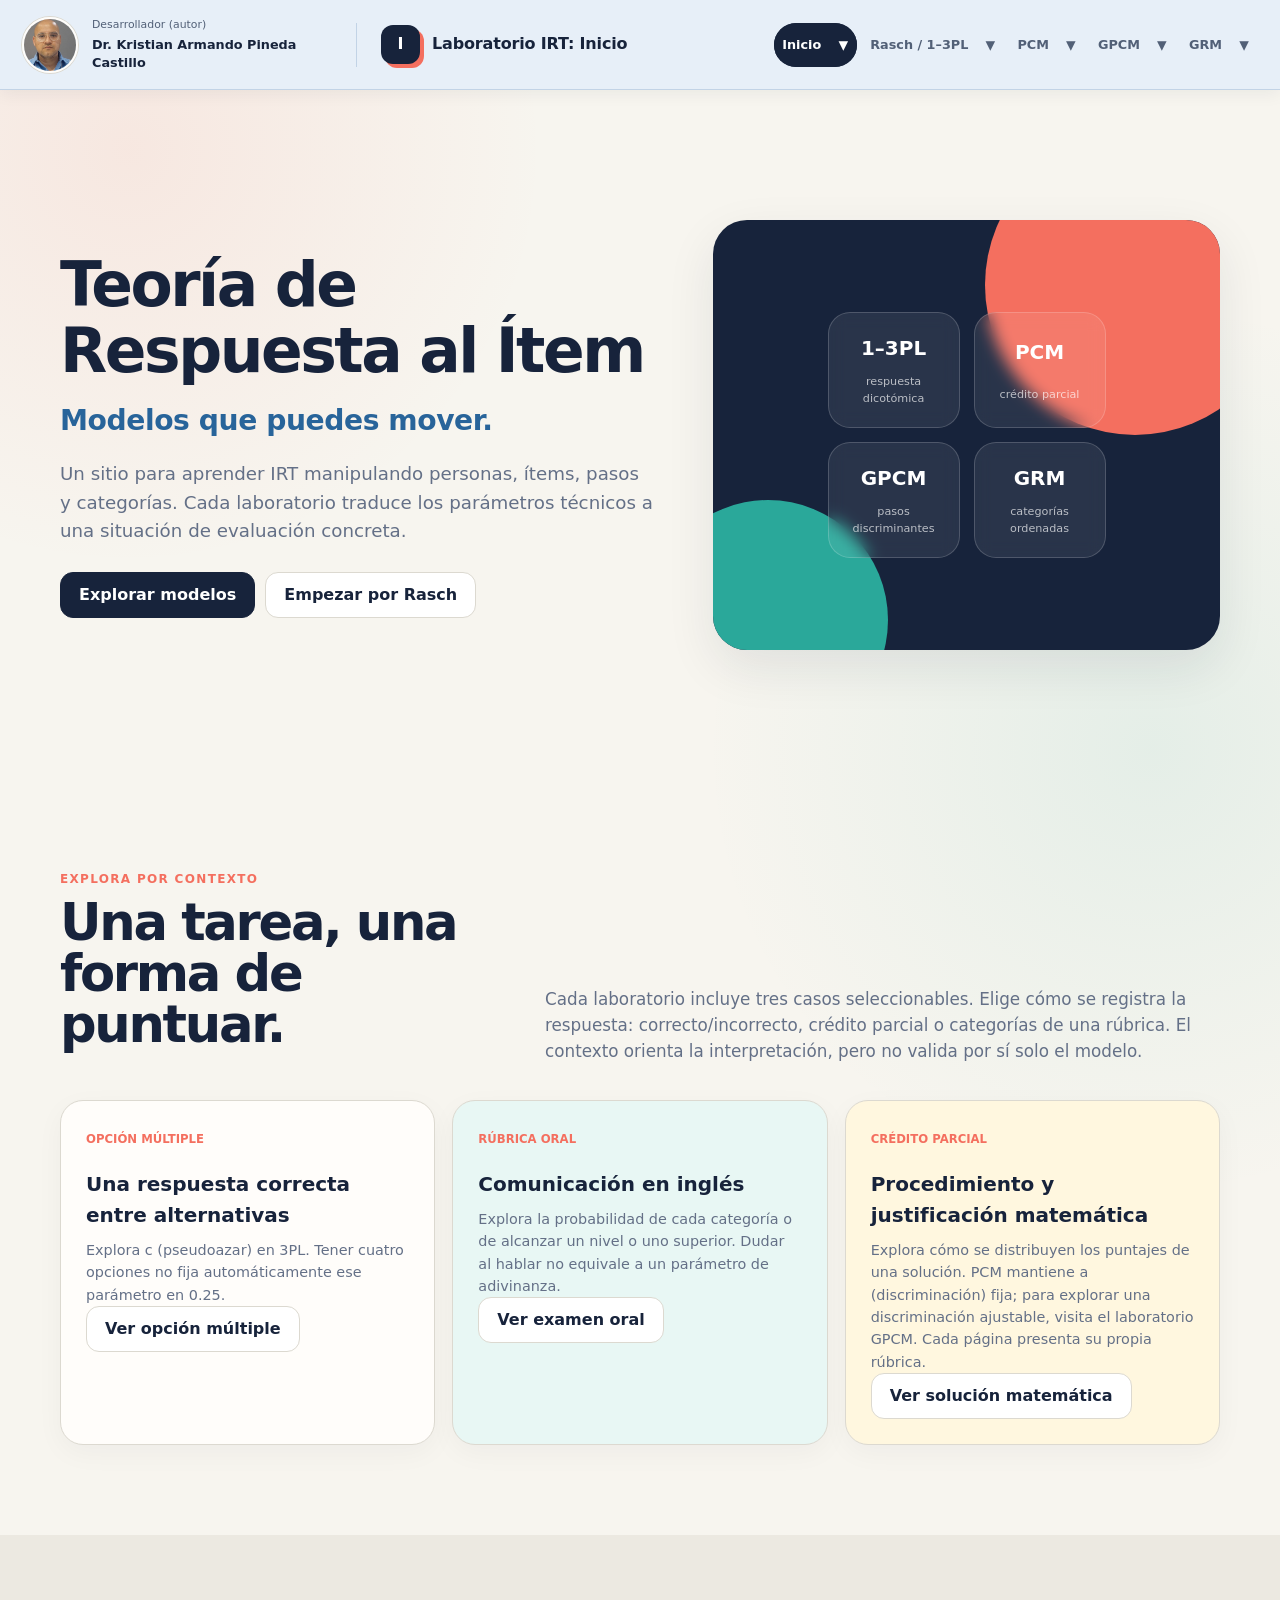
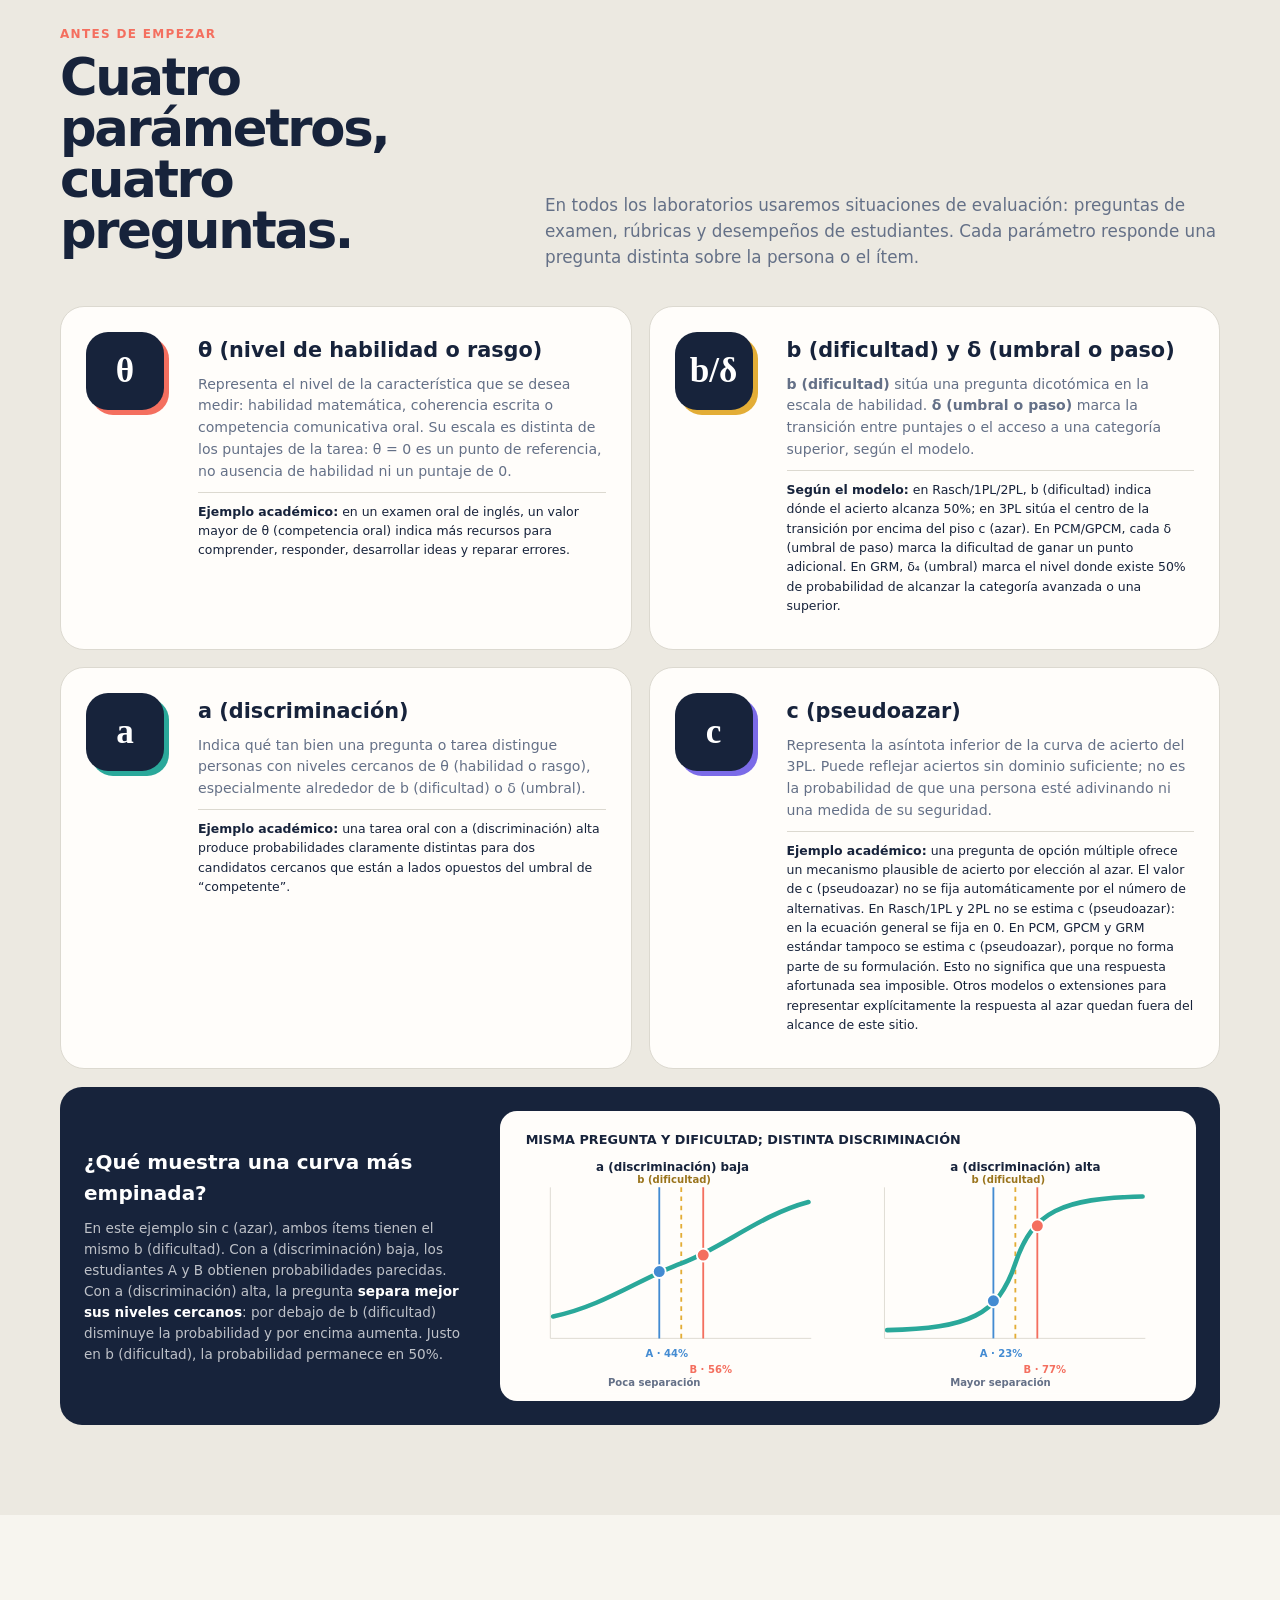
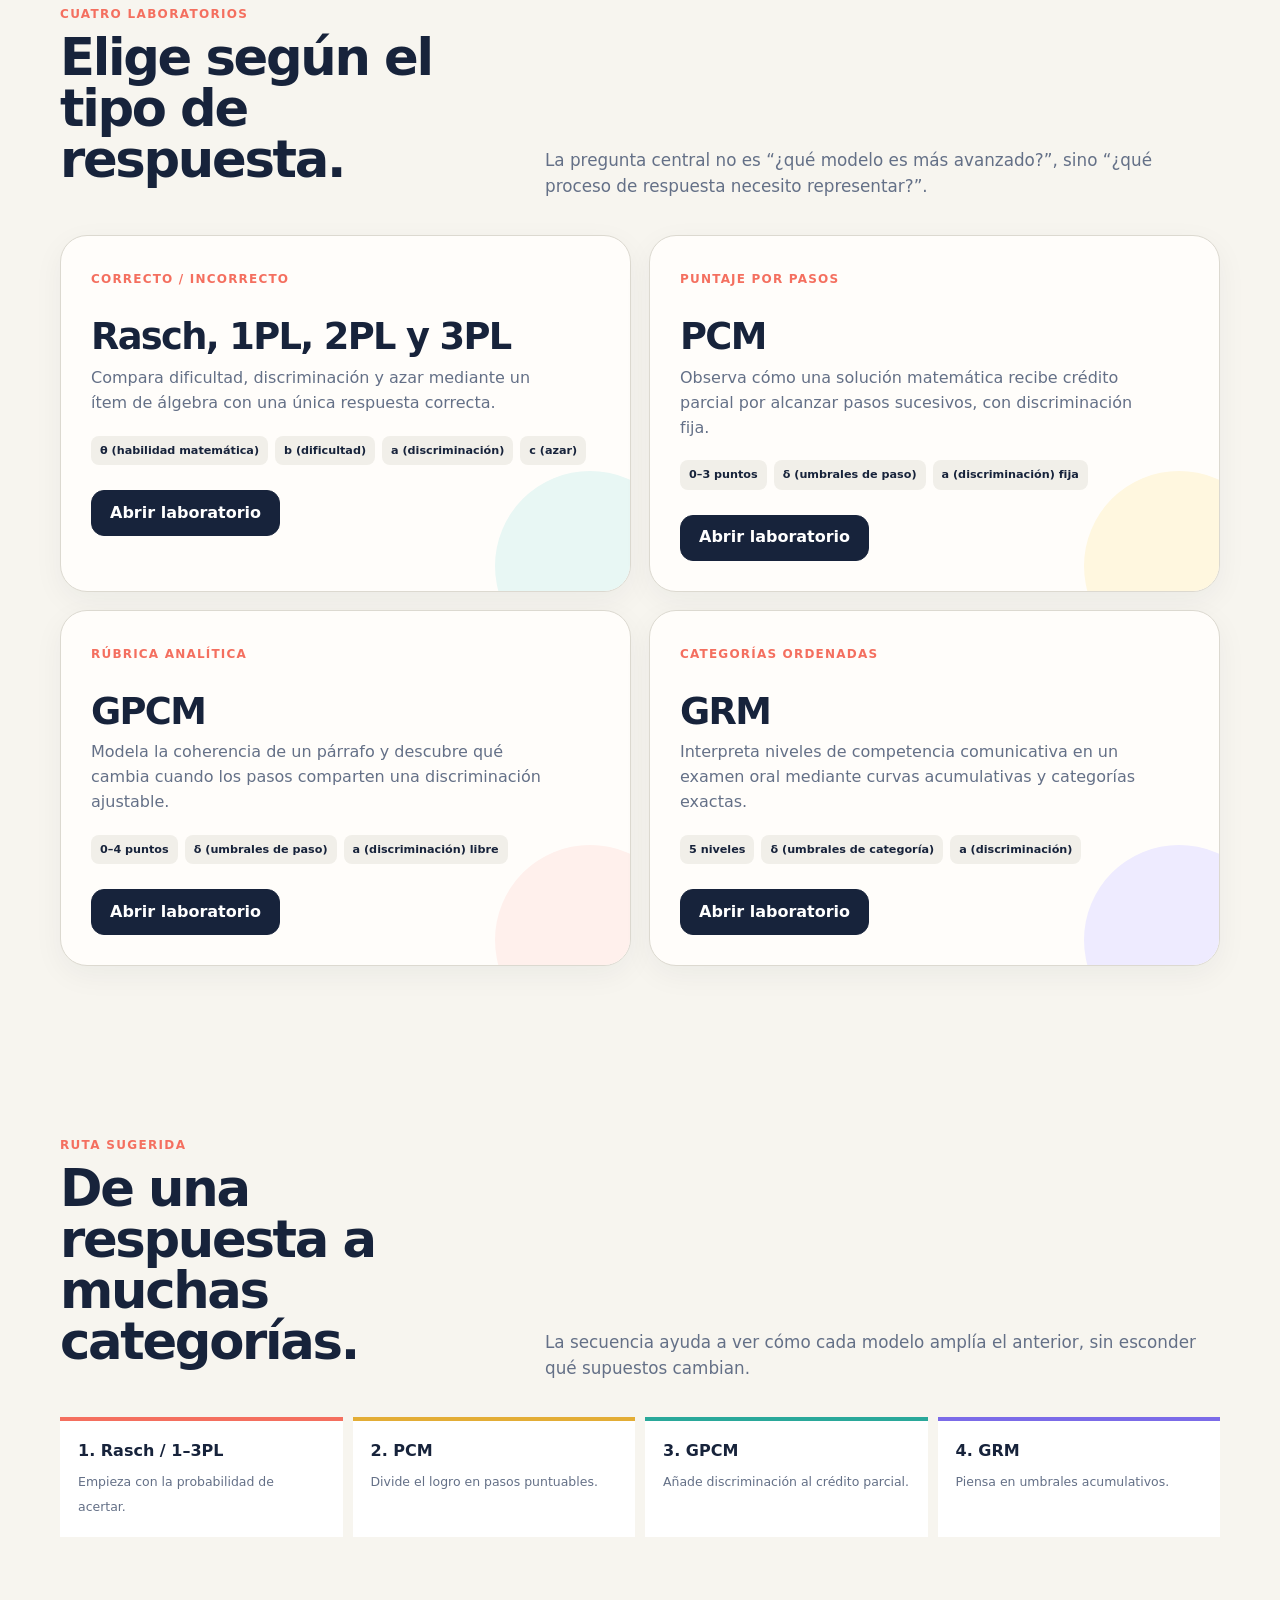
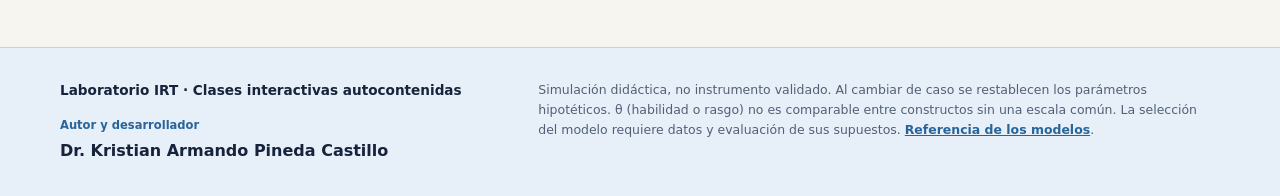
<file: index.html>
<!doctype html>
<html lang="es">
<head>
  <meta charset="utf-8">
  <meta name="viewport" content="width=device-width, initial-scale=1">
  <meta name="description" content="Laboratorio IRT: clases interactivas de GRM, Rasch, PCM y GPCM.">
  <title>Laboratorio IRT · Modelos interactivos</title>
  <link rel="stylesheet" href="lab-common.css?v=accordion-nav-17">
  <link rel="stylesheet" href="author-header.css?v=accordion-nav-17">
  <style>
    .home-hero { min-height: 690px; }
    .model-map {
      position: relative;
      z-index: 2;
      display: grid;
      grid-template-columns: repeat(2, 132px);
      gap: 14px;
    }
    .map-node {
      display: grid;
      place-items: center;
      min-height: 116px;
      padding: 15px;
      border: 1px solid rgba(255,255,255,.18);
      border-radius: 22px;
      background: rgba(255,255,255,.08);
      text-align: center;
      backdrop-filter: blur(8px);
    }
    .map-node strong { display: block; font-size: 1.25rem; }
    .map-node span { font-size: .7rem; opacity: .68; }
    .model-grid { display: grid; grid-template-columns: repeat(2,1fr); gap: 18px; }
    .model-card {
      position: relative;
      min-height: 340px;
      padding: 30px;
      overflow: hidden;
      border: 1px solid var(--line);
      border-radius: 27px;
      background: var(--card);
      box-shadow: 0 9px 30px rgba(23,35,59,.05);
    }
    .model-card::after {
      position: absolute;
      right: -55px;
      bottom: -70px;
      width: 190px;
      height: 190px;
      border-radius: 50%;
      background: var(--soft-teal);
      content: "";
    }
    .model-card:nth-child(2)::after { background: var(--soft-gold); }
    .model-card:nth-child(3)::after { background: var(--soft-coral); }
    .model-card:nth-child(4)::after { background: #eeebff; }
    .model-code { color: var(--coral); font-size: .75rem; font-weight: 900; letter-spacing: .1em; text-transform: uppercase; }
    .model-card h2 { margin: 28px 0 10px; font-size: 2.3rem; }
    .model-card p { max-width: 470px; color: var(--muted); }
    .model-meta { display: flex; flex-wrap: wrap; gap: 7px; margin: 20px 0 25px; }
    .model-meta span { padding: 6px 9px; border-radius: 8px; background: #f1efe9; font-size: .7rem; font-weight: 800; }
    .parameter-section { padding: 90px 0; background: #ece9e1; }
    .parameter-grid { display: grid; grid-template-columns: repeat(2,1fr); gap: 17px; }
    .parameter-card {
      display: grid;
      grid-template-columns: 92px 1fr;
      gap: 20px;
      min-height: 220px;
      padding: 25px;
      border: 1px solid var(--line);
      border-radius: 24px;
      background: var(--card);
    }
    .parameter-symbol {
      display: grid;
      place-items: center;
      align-self: start;
      width: 78px;
      height: 78px;
      border-radius: 22px;
      color: white;
      background: var(--navy);
      box-shadow: 5px 5px 0 var(--coral);
      font-family: Georgia,serif;
      font-size: 2.2rem;
      font-weight: 800;
    }
    .parameter-card:nth-child(2) .parameter-symbol { box-shadow: 5px 5px 0 var(--gold); }
    .parameter-card:nth-child(3) .parameter-symbol { box-shadow: 5px 5px 0 var(--teal); }
    .parameter-card:nth-child(4) .parameter-symbol { box-shadow: 5px 5px 0 var(--violet); }
    .parameter-card h3 { margin: 2px 0 7px; font-size: 1.3rem; }
    .parameter-card p { margin: 0 0 9px; color: var(--muted); font-size: .88rem; }
    .academic-example { padding-top: 9px; border-top: 1px solid var(--line); color: var(--ink) !important; font-size: .78rem !important; }
    .discrimination-lesson {
      display: grid;
      grid-template-columns: .72fr 1.28fr;
      gap: 25px;
      align-items: center;
      margin-top: 18px;
      padding: 24px;
      border-radius: 22px;
      color: white;
      background: var(--navy);
    }
    .discrimination-lesson h3 { margin: 0 0 9px; font-size: 1.25rem; }
    .discrimination-lesson p { margin: 0; color: rgba(255,255,255,.72); font-size: .85rem; }
    .discrimination-lesson b { color: white; }
    .discrimination-figure {
      display: block;
      width: 100%;
      min-height: 290px;
      border-radius: 17px;
      background: #fffdfa;
    }
    .precision-note {
      display: grid;
      grid-template-columns: 48px 1fr;
      gap: 15px;
      align-items: start;
      margin-top: 18px;
      padding: 20px;
      border-radius: 18px;
      color: white;
      background: var(--navy);
    }
    .precision-note strong:first-child {
      display: grid;
      place-items: center;
      width: 42px;
      height: 42px;
      border-radius: 12px;
      color: var(--navy);
      background: var(--gold);
      font-size: 1.2rem;
    }
    .precision-note p { margin: 0; color: rgba(255,255,255,.72); font-size: .88rem; }
    .precision-note b { color: white; }
    .path-section { padding: 80px 0 110px; }
    .path-row { display: grid; grid-template-columns: repeat(4,1fr); gap: 10px; }
    .path-step { padding: 18px; border-top: 4px solid var(--coral); background: white; }
    .path-step:nth-child(2) { border-color: var(--gold); }
    .path-step:nth-child(3) { border-color: var(--teal); }
    .path-step:nth-child(4) { border-color: var(--violet); }
    .path-step strong { display: block; margin-bottom: 5px; }
    .path-step span { color: var(--muted); font-size: .78rem; }
    @media(max-width:720px) {
      .model-grid, .path-row, .parameter-grid { grid-template-columns: 1fr; }
      .model-map { grid-template-columns: repeat(2,110px); }
      .parameter-card { grid-template-columns: 65px 1fr; padding: 20px; }
      .parameter-symbol { width: 58px; height: 58px; border-radius: 17px; font-size: 1.65rem; }
      .discrimination-lesson { grid-template-columns: 1fr; padding: 18px; }
      .discrimination-figure { min-height: 240px; }
    }
  </style>
  <link rel="stylesheet" href="hero-heading.css?v=accordion-nav-17">
  <link rel="stylesheet" href="site-footer.css?v=accordion-nav-17">
  <script src="site-navigation.js?v=accordion-nav-17" defer></script>
</head>
<body>
  <header class="site-header">
    <div class="author-profile">
      <span class="author-avatar"><img src="assets/kristian-pineda-castillo.jpg" width="624" height="671" alt="Retrato del Dr. Kristian Armando Pineda Castillo"></span>
      <div class="site-author"><span class="author-role">Desarrollador (autor)</span><strong>Dr. Kristian Armando Pineda Castillo</strong></div>
    </div>
    <div class="header-links">
    <a class="brand" href="index.html?v=accordion-nav-17" aria-label="Ir a la portada de Laboratorio IRT"><span class="brand-mark">I</span><span>Laboratorio IRT<span class="brand-page-name">: Inicio</span></span></a>
    <button class="mobile-nav-toggle" id="modelNavToggle" type="button" aria-expanded="false" aria-controls="modelNavBand" aria-label="Mostrar menú de modelos" hidden>Menú</button>
    <div class="model-nav-band" id="modelNavBand">
    <nav class="site-nav" aria-label="Modelos">
      <a class="active" aria-current="page" href="index.html?v=accordion-nav-17#inicio">Inicio</a>
      <a href="rasch.html?v=accordion-nav-17#inicio">Rasch / 1–3PL</a>
      <a href="pcm.html?v=accordion-nav-17#inicio">PCM</a>
      <a href="gpcm.html?v=accordion-nav-17#inicio">GPCM</a>
      <a href="grm.html?v=accordion-nav-17#inicio">GRM</a>
    </nav>
    </div>
    </div>
  </header>

  <main>
    <section class="wrap hero home-hero" id="inicio">
      <div>
        <h1 class="hero-title">Teoría de Respuesta al Ítem</h1>
        <p class="hero-subtitle">Modelos que puedes mover.</p>
        <p class="lede">Un sitio para aprender IRT manipulando personas, ítems, pasos y categorías. Cada laboratorio traduce los parámetros técnicos a una situación de evaluación concreta.</p>
        <div class="hero-actions">
          <a class="button primary" href="#modelos">Explorar modelos</a>
          <a class="button" href="rasch.html?v=accordion-nav-17">Empezar por Rasch</a>
        </div>
      </div>
      <div class="hero-art" aria-label="Mapa de modelos IRT">
        <div class="model-map">
          <div class="map-node"><strong>1–3PL</strong><span>respuesta dicotómica</span></div>
          <div class="map-node"><strong>PCM</strong><span>crédito parcial</span></div>
          <div class="map-node"><strong>GPCM</strong><span>pasos discriminantes</span></div>
          <div class="map-node"><strong>GRM</strong><span>categorías ordenadas</span></div>
        </div>
      </div>
    </section>

    <section class="section wrap" id="casos">
      <div class="section-head">
        <div><p class="kicker">Explora por contexto</p><h2>Una tarea, una forma de puntuar.</h2></div>
        <p class="section-copy">Cada laboratorio incluye tres casos seleccionables. Elige cómo se registra la respuesta: correcto/incorrecto, crédito parcial o categorías de una rúbrica. El contexto orienta la interpretación, pero no valida por sí solo el modelo.</p>
      </div>
      <div class="cards">
        <article class="card"><span class="card-tag">Opción múltiple</span><h3>Una respuesta correcta entre alternativas</h3><p>Explora c (pseudoazar) en 3PL. Tener cuatro opciones no fija automáticamente ese parámetro en 0.25.</p><a class="button" href="rasch.html?v=accordion-nav-17&amp;case=choice&amp;model=3pl#laboratorio">Ver opción múltiple</a></article>
        <article class="card"><span class="card-tag">Rúbrica oral</span><h3>Comunicación en inglés</h3><p>Explora la probabilidad de cada categoría o de alcanzar un nivel o uno superior. Dudar al hablar no equivale a un parámetro de adivinanza.</p><a class="button" href="grm.html?v=accordion-nav-17&amp;case=oral#laboratorio">Ver examen oral</a></article>
        <article class="card"><span class="card-tag">Crédito parcial</span><h3>Procedimiento y justificación matemática</h3><p>Explora cómo se distribuyen los puntajes de una solución. PCM mantiene a (discriminación) fija; para explorar una discriminación ajustable, visita el laboratorio GPCM. Cada página presenta su propia rúbrica.</p><a class="button" href="pcm.html?v=accordion-nav-17&amp;case=math#laboratorio">Ver solución matemática</a></article>
      </div>
    </section>

    <section class="parameter-section" id="parametros">
      <div class="wrap">
        <div class="section-head">
          <div><p class="kicker">Antes de empezar</p><h2>Cuatro parámetros, cuatro preguntas.</h2></div>
          <p class="section-copy">En todos los laboratorios usaremos situaciones de evaluación: preguntas de examen, rúbricas y desempeños de estudiantes. Cada parámetro responde una pregunta distinta sobre la persona o el ítem.</p>
        </div>
        <div class="parameter-grid">
          <article class="parameter-card">
            <div class="parameter-symbol" aria-hidden="true">θ</div>
            <div>
              <h3>θ (nivel de habilidad o rasgo)</h3>
              <p>Representa el nivel de la característica que se desea medir: habilidad matemática, coherencia escrita o competencia comunicativa oral. Su escala es distinta de los puntajes de la tarea: θ = 0 es un punto de referencia, no ausencia de habilidad ni un puntaje de 0.</p>
              <p class="academic-example"><b>Ejemplo académico:</b> en un examen oral de inglés, un valor mayor de θ (competencia oral) indica más recursos para comprender, responder, desarrollar ideas y reparar errores.</p>
            </div>
          </article>
          <article class="parameter-card">
            <div class="parameter-symbol" aria-hidden="true">b/δ</div>
            <div>
              <h3>b (dificultad) y δ (umbral o paso)</h3>
              <p><b>b (dificultad)</b> sitúa una pregunta dicotómica en la escala de habilidad. <b>δ (umbral o paso)</b> marca la transición entre puntajes o el acceso a una categoría superior, según el modelo.</p>
              <p class="academic-example"><b>Según el modelo:</b> en Rasch/1PL/2PL, b (dificultad) indica dónde el acierto alcanza 50%; en 3PL sitúa el centro de la transición por encima del piso c (azar). En PCM/GPCM, cada δ (umbral de paso) marca la dificultad de ganar un punto adicional. En GRM, δ₄ (umbral) marca el nivel donde existe 50% de probabilidad de alcanzar la categoría avanzada o una superior.</p>
            </div>
          </article>
          <article class="parameter-card">
            <div class="parameter-symbol" aria-hidden="true">a</div>
            <div>
              <h3>a (discriminación)</h3>
              <p>Indica qué tan bien una pregunta o tarea distingue personas con niveles cercanos de θ (habilidad o rasgo), especialmente alrededor de b (dificultad) o δ (umbral).</p>
              <p class="academic-example"><b>Ejemplo académico:</b> una tarea oral con a (discriminación) alta produce probabilidades claramente distintas para dos candidatos cercanos que están a lados opuestos del umbral de “competente”.</p>
            </div>
          </article>
          <article class="parameter-card">
            <div class="parameter-symbol" aria-hidden="true">c</div>
            <div>
              <h3>c (pseudoazar)</h3>
              <p>Representa la asíntota inferior de la curva de acierto del 3PL. Puede reflejar aciertos sin dominio suficiente; no es la probabilidad de que una persona esté adivinando ni una medida de su seguridad.</p>
              <p class="academic-example"><b>Ejemplo académico:</b> una pregunta de opción múltiple ofrece un mecanismo plausible de acierto por elección al azar. El valor de c (pseudoazar) no se fija automáticamente por el número de alternativas. En Rasch/1PL y 2PL no se estima c (pseudoazar): en la ecuación general se fija en 0. En PCM, GPCM y GRM estándar tampoco se estima c (pseudoazar), porque no forma parte de su formulación. Esto no significa que una respuesta afortunada sea imposible. Otros modelos o extensiones para representar explícitamente la respuesta al azar quedan fuera del alcance de este sitio.</p>
            </div>
          </article>
        </div>
        <div class="discrimination-lesson">
          <div>
            <h3>¿Qué muestra una curva más empinada?</h3>
            <p>En este ejemplo sin c (azar), ambos ítems tienen el mismo b (dificultad). Con a (discriminación) baja, los estudiantes A y B obtienen probabilidades parecidas. Con a (discriminación) alta, la pregunta <b>separa mejor sus niveles cercanos</b>: por debajo de b (dificultad) disminuye la probabilidad y por encima aumenta. Justo en b (dificultad), la probabilidad permanece en 50%.</p>
          </div>
          <svg class="discrimination-figure" viewBox="0 0 760 300" role="img" aria-label="Comparación académica entre discriminación baja y alta">
            <rect width="760" height="300" rx="18" fill="#fffdfa"/>
            <g font-family="system-ui" fill="#17233b">
              <text x="28" y="28" font-size="14" font-weight="900">MISMA PREGUNTA Y DIFICULTAD; DISTINTA DISCRIMINACIÓN</text>
              <text x="105" y="57" font-size="13" font-weight="850">a (discriminación) baja</text>
              <text x="492" y="57" font-size="13" font-weight="850">a (discriminación) alta</text>
            </g>
            <g stroke="#dcd9d0" stroke-width="1">
              <line x1="55" y1="240" x2="340" y2="240"/><line x1="55" y1="75" x2="55" y2="240"/>
              <line x1="420" y1="240" x2="705" y2="240"/><line x1="420" y1="75" x2="420" y2="240"/>
            </g>
            <g stroke="#e3ad36" stroke-width="2" stroke-dasharray="5 5">
              <line x1="198" y1="75" x2="198" y2="240"/><line x1="563" y1="75" x2="563" y2="240"/>
            </g>
            <g fill="none" stroke="#2aa89a" stroke-width="5" stroke-linecap="round">
              <path d="M58 216 C112 205 154 174 198 158 C242 142 284 105 337 91"/>
              <path d="M423 231 C512 229 544 215 563 158 C582 101 614 87 702 85"/>
            </g>
            <g stroke-width="2">
              <line x1="174" y1="75" x2="174" y2="240" stroke="#438bd2"/><line x1="222" y1="75" x2="222" y2="240" stroke="#f46f5f"/>
              <line x1="539" y1="75" x2="539" y2="240" stroke="#438bd2"/><line x1="587" y1="75" x2="587" y2="240" stroke="#f46f5f"/>
            </g>
            <g>
              <circle cx="174" cy="167" r="7" fill="#438bd2" stroke="white" stroke-width="2"/>
              <circle cx="222" cy="149" r="7" fill="#f46f5f" stroke="white" stroke-width="2"/>
              <circle cx="539" cy="199" r="7" fill="#438bd2" stroke="white" stroke-width="2"/>
              <circle cx="587" cy="117" r="7" fill="#f46f5f" stroke="white" stroke-width="2"/>
            </g>
            <g font-family="system-ui" font-size="11" font-weight="800">
              <text x="159" y="260" fill="#438bd2">A · 44%</text><text x="207" y="278" fill="#f46f5f">B · 56%</text>
              <text x="524" y="260" fill="#438bd2">A · 23%</text><text x="572" y="278" fill="#f46f5f">B · 77%</text>
              <text x="150" y="70" fill="#9a741c">b (dificultad)</text><text x="515" y="70" fill="#9a741c">b (dificultad)</text>
              <text x="118" y="292" fill="#647087">Poca separación</text><text x="492" y="292" fill="#647087">Mayor separación</text>
            </g>
          </svg>
        </div>
      </div>
    </section>

    <section class="section wrap" id="modelos">
      <div class="section-head">
        <div><p class="kicker">Cuatro laboratorios</p><h2>Elige según el tipo de respuesta.</h2></div>
        <p class="section-copy">La pregunta central no es “¿qué modelo es más avanzado?”, sino “¿qué proceso de respuesta necesito representar?”.</p>
      </div>
      <div class="model-grid">
        <article class="model-card">
          <span class="model-code">Correcto / incorrecto</span>
          <h2>Rasch, 1PL, 2PL y 3PL</h2>
          <p>Compara dificultad, discriminación y azar mediante un ítem de álgebra con una única respuesta correcta.</p>
          <div class="model-meta"><span>θ (habilidad matemática)</span><span>b (dificultad)</span><span>a (discriminación)</span><span>c (azar)</span></div>
          <a class="button primary" href="rasch.html?v=accordion-nav-17">Abrir laboratorio</a>
        </article>
        <article class="model-card">
          <span class="model-code">Puntaje por pasos</span>
          <h2>PCM</h2>
          <p>Observa cómo una solución matemática recibe crédito parcial por alcanzar pasos sucesivos, con discriminación fija.</p>
          <div class="model-meta"><span>0–3 puntos</span><span>δ (umbrales de paso)</span><span>a (discriminación) fija</span></div>
          <a class="button primary" href="pcm.html?v=accordion-nav-17">Abrir laboratorio</a>
        </article>
        <article class="model-card">
          <span class="model-code">Rúbrica analítica</span>
          <h2>GPCM</h2>
          <p>Modela la coherencia de un párrafo y descubre qué cambia cuando los pasos comparten una discriminación ajustable.</p>
          <div class="model-meta"><span>0–4 puntos</span><span>δ (umbrales de paso)</span><span>a (discriminación) libre</span></div>
          <a class="button primary" href="gpcm.html?v=accordion-nav-17">Abrir laboratorio</a>
        </article>
        <article class="model-card">
          <span class="model-code">Categorías ordenadas</span>
          <h2>GRM</h2>
          <p>Interpreta niveles de competencia comunicativa en un examen oral mediante curvas acumulativas y categorías exactas.</p>
          <div class="model-meta"><span>5 niveles</span><span>δ (umbrales de categoría)</span><span>a (discriminación)</span></div>
          <a class="button primary" href="grm.html?v=accordion-nav-17">Abrir laboratorio</a>
        </article>
      </div>
    </section>

    <section class="path-section wrap" id="ruta">
      <div class="section-head">
        <div><p class="kicker">Ruta sugerida</p><h2>De una respuesta a muchas categorías.</h2></div>
        <p class="section-copy">La secuencia ayuda a ver cómo cada modelo amplía el anterior, sin esconder qué supuestos cambian.</p>
      </div>
      <div class="path-row">
        <div class="path-step"><strong>1. Rasch / 1–3PL</strong><span>Empieza con la probabilidad de acertar.</span></div>
        <div class="path-step"><strong>2. PCM</strong><span>Divide el logro en pasos puntuables.</span></div>
        <div class="path-step"><strong>3. GPCM</strong><span>Añade discriminación al crédito parcial.</span></div>
        <div class="path-step"><strong>4. GRM</strong><span>Piensa en umbrales acumulativos.</span></div>
      </div>
    </section>
  </main>
  <footer class="site-footer">
    <div class="wrap site-footer-inner">
      <div><p class="site-footer-title">Laboratorio IRT · Clases interactivas autocontenidas</p><p class="site-footer-role">Autor y desarrollador</p><strong class="site-footer-author">Dr. Kristian Armando Pineda Castillo</strong></div>
      <p class="site-footer-note" id="caseCaution">Simulación didáctica, no instrumento validado. Al cambiar de caso se restablecen los parámetros hipotéticos. θ (habilidad o rasgo) no es comparable entre constructos sin una escala común. La selección del modelo requiere datos y evaluación de sus supuestos. <a href="https://philchalmers.github.io/mirt/reference/mirt.html">Referencia de los modelos</a>.</p>
    </div>
  </footer>
</body>
</html>
</file>
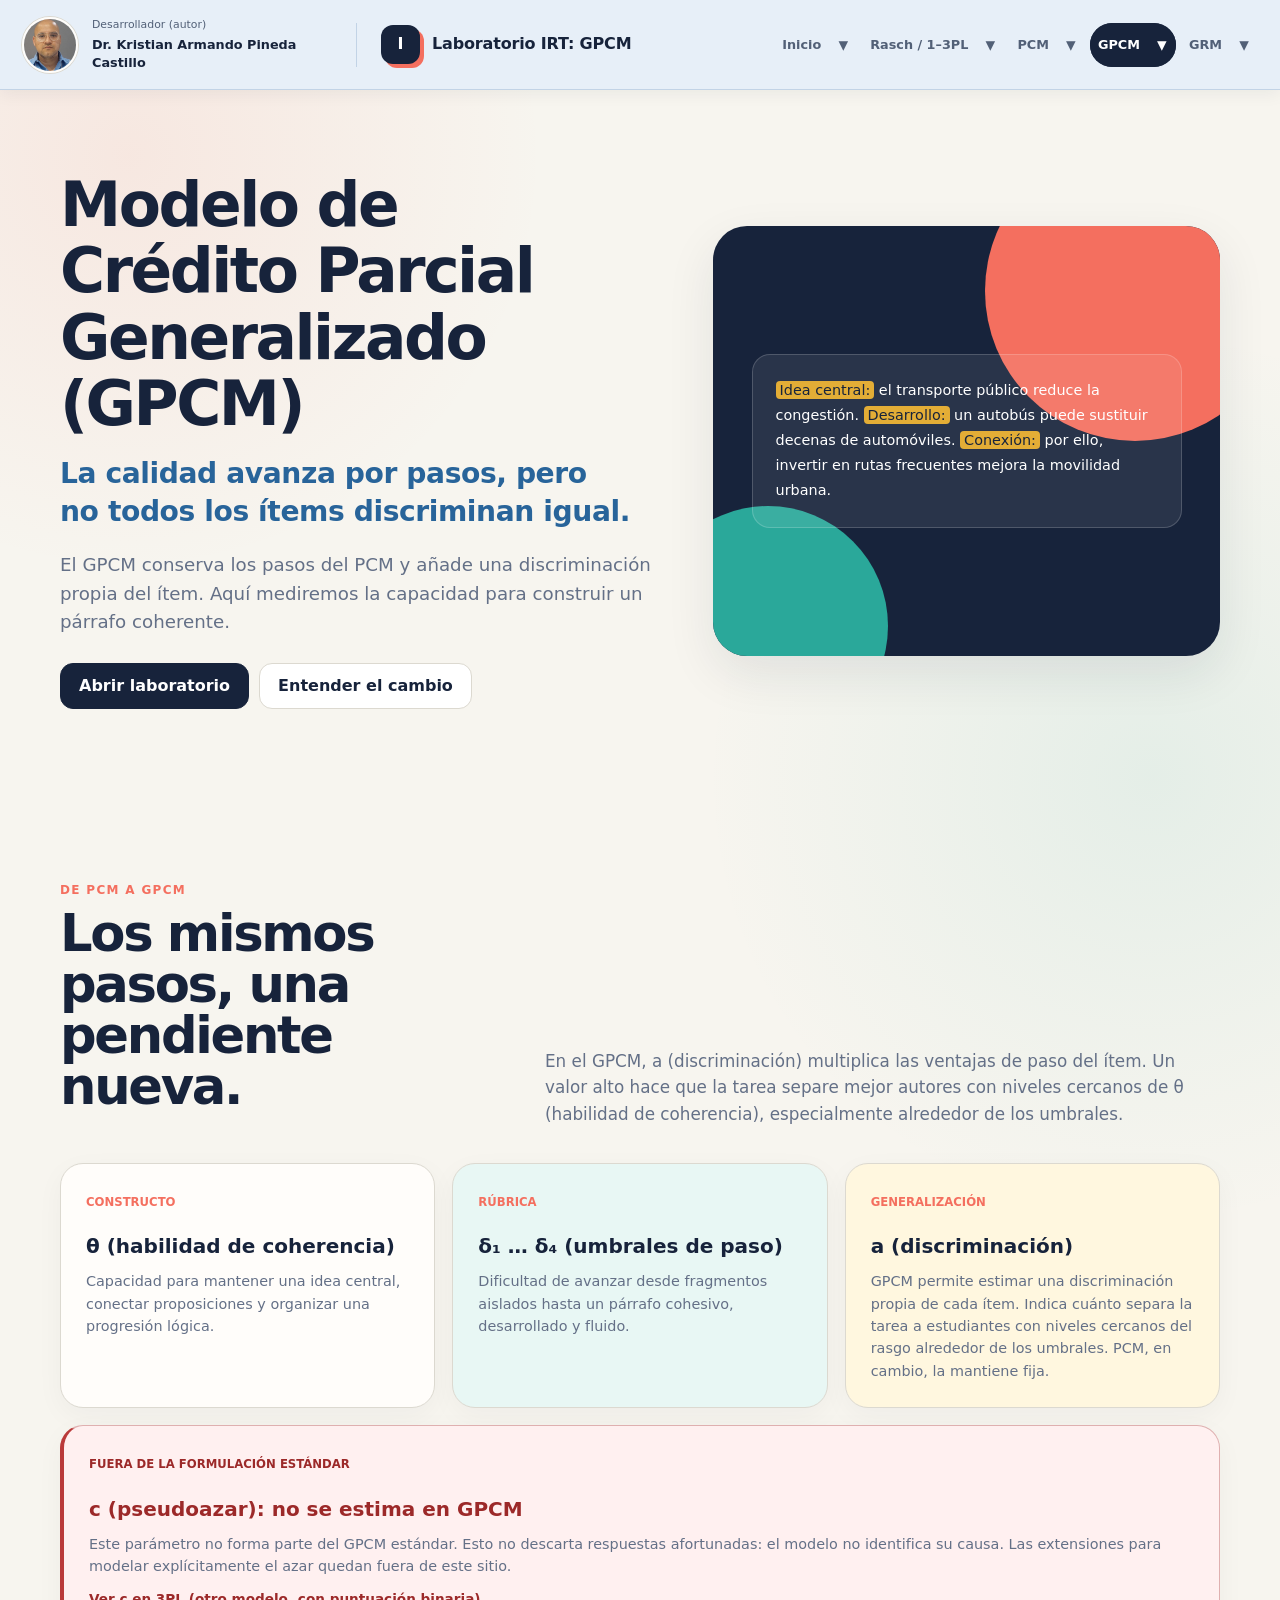
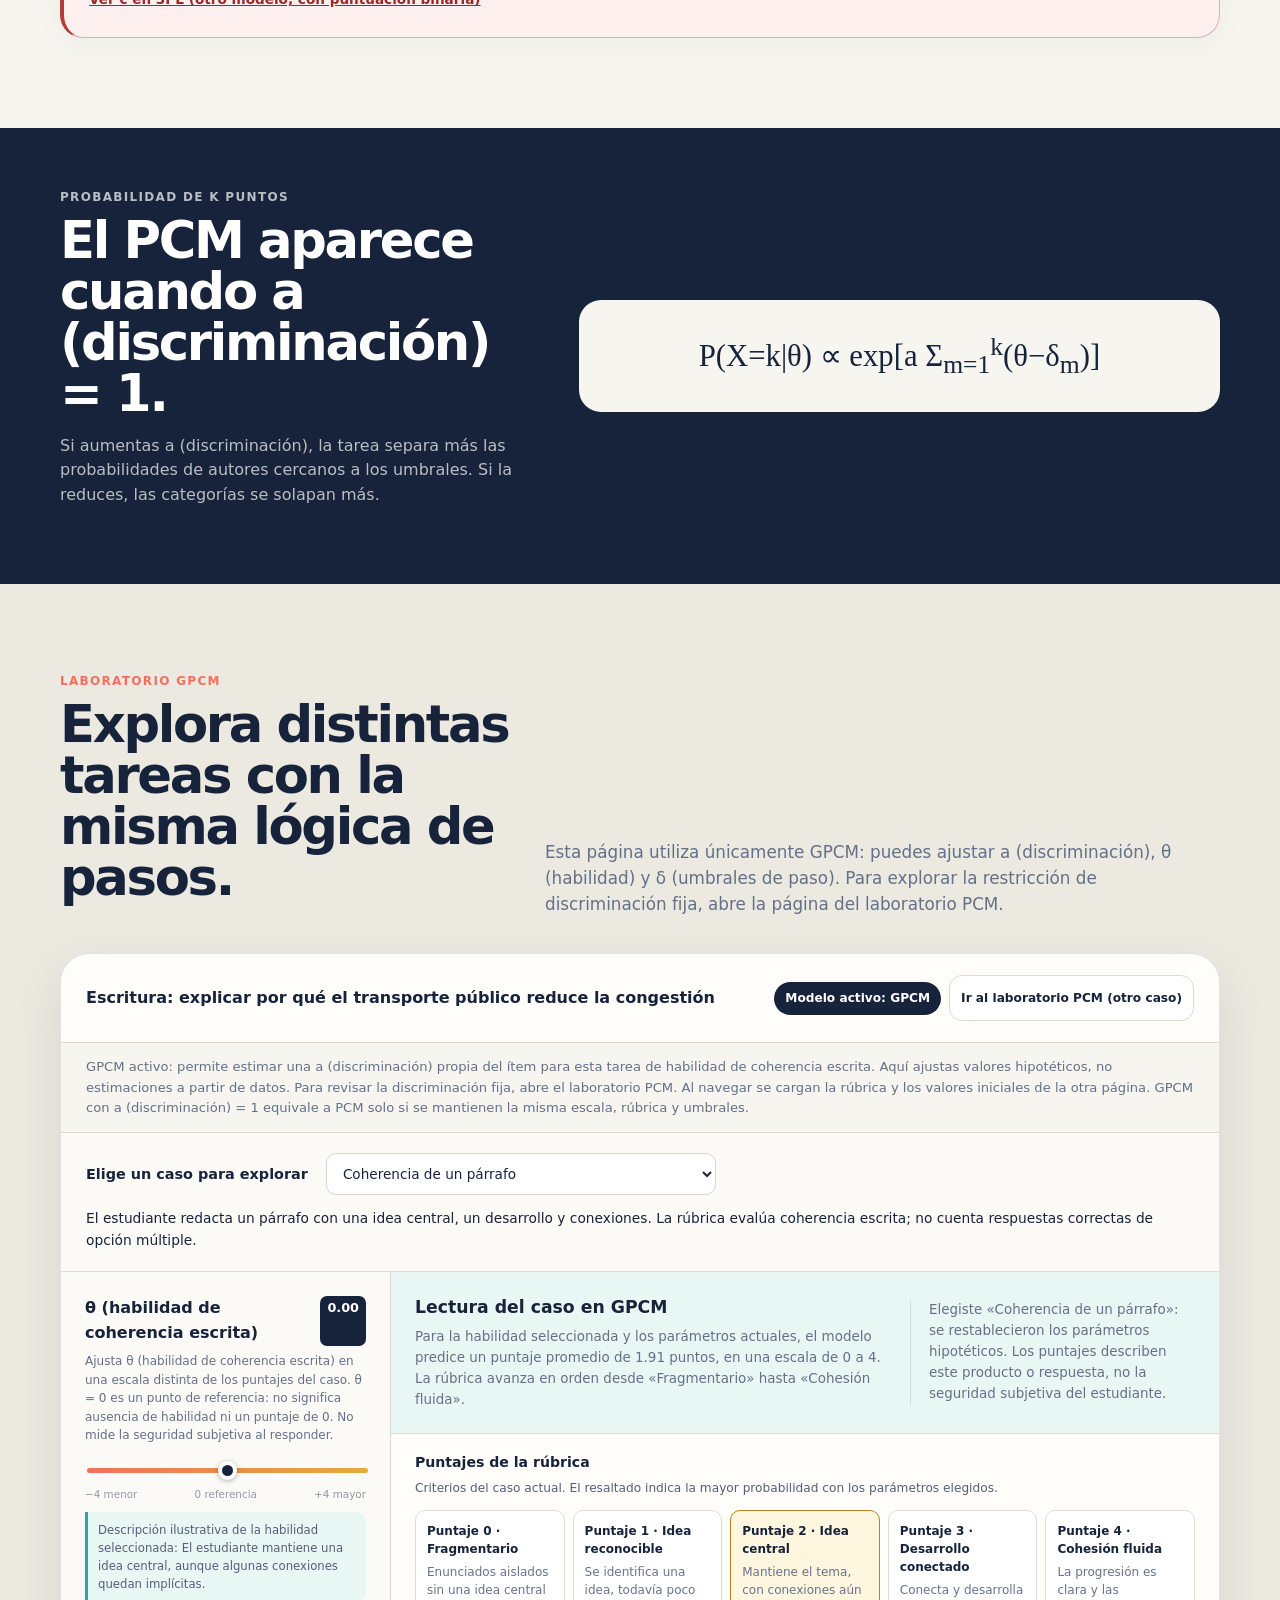
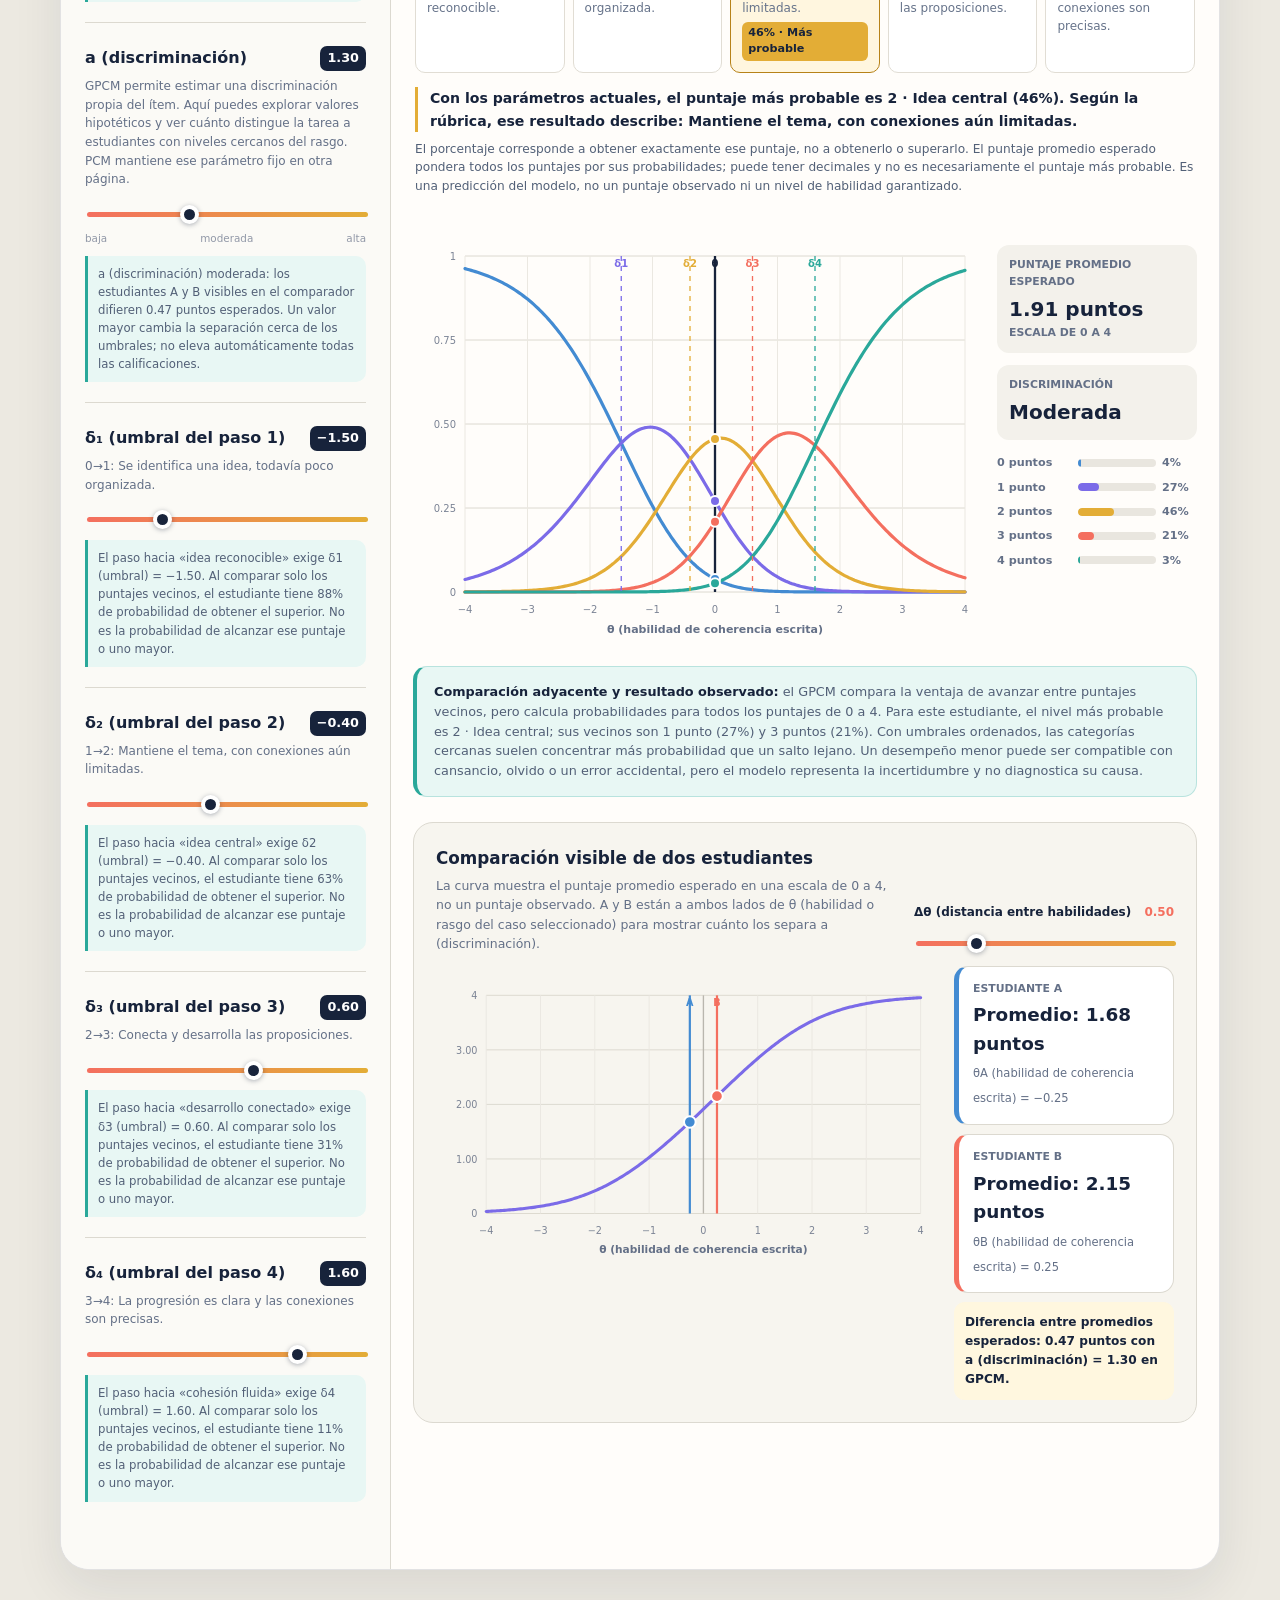
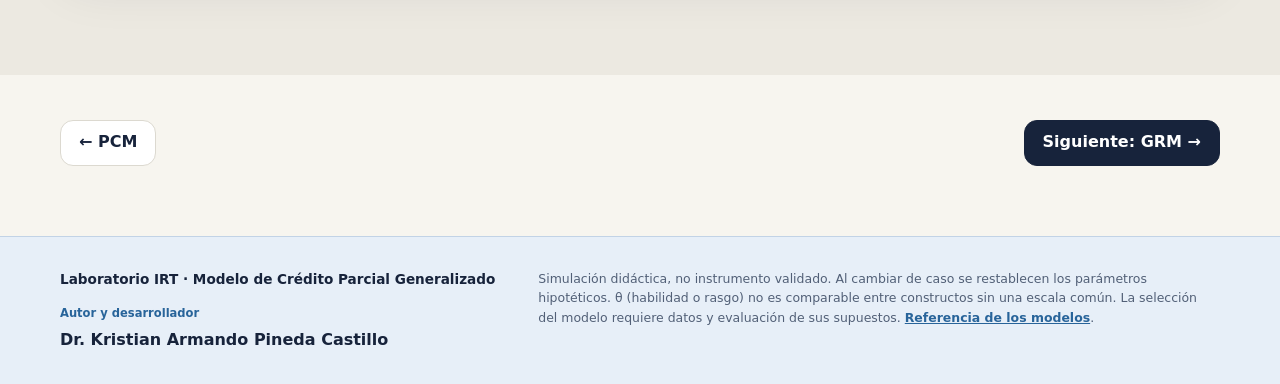
<file: gpcm.html>
<!doctype html>
<html lang="es">
<head>
  <meta charset="utf-8">
  <meta name="viewport" content="width=device-width, initial-scale=1">
  <meta name="description" content="Laboratorio interactivo del Modelo de Crédito Parcial Generalizado (GPCM).">
  <title>GPCM · Laboratorio IRT</title>
  <link rel="stylesheet" href="lab-common.css?v=accordion-nav-17">
  <link rel="stylesheet" href="author-header.css?v=accordion-nav-17">
  <link rel="stylesheet" href="lab-cases.css?v=accordion-nav-17">
  <style>
    .paragraph-demo { position:relative; z-index:2; width:min(430px,88%); padding:23px; border:1px solid rgba(255,255,255,.18); border-radius:18px; background:rgba(255,255,255,.08); font-family:system-ui; font-size:.9rem; line-height:1.75; text-align:left; }
    .paragraph-demo mark { padding:1px 4px; border-radius:4px; color:var(--navy); background:var(--gold); }
  </style>
  <link rel="stylesheet" href="hero-heading.css?v=accordion-nav-17">
  <link rel="stylesheet" href="site-footer.css?v=accordion-nav-17">
  <script src="site-navigation.js?v=accordion-nav-17" defer></script>
</head>
<body>
  <header class="site-header">
    <div class="author-profile">
      <span class="author-avatar"><img src="assets/kristian-pineda-castillo.jpg" width="624" height="671" alt="Retrato del Dr. Kristian Armando Pineda Castillo"></span>
      <div class="site-author"><span class="author-role">Desarrollador (autor)</span><strong>Dr. Kristian Armando Pineda Castillo</strong></div>
    </div>
    <div class="header-links">
    <a class="brand" href="index.html?v=accordion-nav-17" aria-label="Ir a la portada de Laboratorio IRT"><span class="brand-mark">I</span><span>Laboratorio IRT<span class="brand-page-name">: GPCM</span></span></a>
    <button class="mobile-nav-toggle" id="modelNavToggle" type="button" aria-expanded="false" aria-controls="modelNavBand" aria-label="Mostrar menú de modelos" hidden>Menú</button>
    <div class="model-nav-band" id="modelNavBand">
    <nav class="site-nav" aria-label="Modelos">
      <a href="index.html?v=accordion-nav-17#inicio">Inicio</a><a href="rasch.html?v=accordion-nav-17#inicio">Rasch / 1–3PL</a>
      <a href="pcm.html?v=accordion-nav-17#inicio">PCM</a><a class="active" aria-current="page" href="gpcm.html?v=accordion-nav-17#inicio">GPCM</a><a href="grm.html?v=accordion-nav-17#inicio">GRM</a>
    </nav>
    </div>
    </div>
  </header>

  <main>
    <section class="wrap hero" id="inicio">
      <div>
        <h1 class="hero-title">Modelo de Crédito Parcial Generalizado (GPCM)</h1>
        <p class="hero-subtitle">La calidad avanza por pasos, pero no todos los ítems discriminan igual.</p>
        <p class="lede">El GPCM conserva los pasos del PCM y añade una discriminación propia del ítem. Aquí mediremos la capacidad para construir un párrafo coherente.</p>
        <div class="hero-actions"><a class="button primary" href="#laboratorio">Abrir laboratorio</a><a class="button" href="#modelo">Entender el cambio</a></div>
      </div>
      <div class="hero-art">
        <div class="paragraph-demo"><mark>Idea central:</mark> el transporte público reduce la congestión. <mark>Desarrollo:</mark> un autobús puede sustituir decenas de automóviles. <mark>Conexión:</mark> por ello, invertir en rutas frecuentes mejora la movilidad urbana.</div>
      </div>
    </section>

    <section class="section wrap" id="modelo">
      <div class="section-head">
        <div><p class="kicker">De PCM a GPCM</p><h2>Los mismos pasos, una pendiente nueva.</h2></div>
        <p class="section-copy">En el GPCM, a (discriminación) multiplica las ventajas de paso del ítem. Un valor alto hace que la tarea separe mejor autores con niveles cercanos de θ (habilidad de coherencia), especialmente alrededor de los umbrales.</p>
      </div>
      <div class="cards">
        <article class="card"><span class="card-tag">Constructo</span><h3>θ (habilidad de coherencia)</h3><p>Capacidad para mantener una idea central, conectar proposiciones y organizar una progresión lógica.</p></article>
        <article class="card"><span class="card-tag">Rúbrica</span><h3>δ₁ … δ₄ (umbrales de paso)</h3><p>Dificultad de avanzar desde fragmentos aislados hasta un párrafo cohesivo, desarrollado y fluido.</p></article>
        <article class="card"><span class="card-tag">Generalización</span><h3>a (discriminación)</h3><p>GPCM permite estimar una discriminación propia de cada ítem. Indica cuánto separa la tarea a estudiantes con niveles cercanos del rasgo alrededor de los umbrales. PCM, en cambio, la mantiene fija.</p></article>
        <article class="card parameter-exclusion"><span class="card-tag">Fuera de la formulación estándar</span><h3>c (pseudoazar): no se estima en GPCM</h3><p>Este parámetro no forma parte del GPCM estándar. Esto no descarta respuestas afortunadas: el modelo no identifica su causa. Las extensiones para modelar explícitamente el azar quedan fuera de este sitio.</p><a href="rasch.html?v=accordion-nav-17&amp;case=choice&amp;model=3pl#laboratorio">Ver c en 3PL (otro modelo, con puntuación binaria)</a></article>
      </div>
    </section>

    <section class="formula-strip" id="formula">
      <div class="wrap formula-grid">
        <div><p class="kicker">Probabilidad de k puntos</p><h2>El PCM aparece cuando a (discriminación) = 1.</h2><p>Si aumentas a (discriminación), la tarea separa más las probabilidades de autores cercanos a los umbrales. Si la reduces, las categorías se solapan más.</p></div>
        <div class="formula-box">P(X=k|θ) ∝ exp[a Σ<sub>m=1</sub><sup>k</sup>(θ−δ<sub>m</sub>)]</div>
      </div>
    </section>

    <section class="lab-section" id="laboratorio">
      <div class="wrap">
        <div class="section-head">
          <div><p class="kicker">Laboratorio GPCM</p><h2>Explora distintas tareas con la misma lógica de pasos.</h2></div>
          <p class="section-copy">Esta página utiliza únicamente GPCM: puedes ajustar a (discriminación), θ (habilidad) y δ (umbrales de paso). Para explorar la restricción de discriminación fija, abre la página del laboratorio PCM.</p>
        </div>
        <div class="lab-shell">
          <div class="lab-head">
            <h3 id="taskTitle">Tarea: redactar un párrafo explicativo coherente</h3>
            <div class="model-navigation">
              <span class="model-badge">Modelo activo: GPCM</span>
              <a id="otherCreditLab" class="button model-lab-link" href="pcm.html?v=accordion-nav-17#laboratorio" aria-describedby="creditModelNote">Ir al laboratorio PCM</a>
            </div>
          </div>
          <p class="model-note" id="creditModelNote" aria-live="polite">GPCM activo: permite estimar una a (discriminación) propia de cada ítem. Aquí exploras valores hipotéticos, no estimaciones a partir de datos. Para revisar la discriminación fija, abre el laboratorio PCM. Al navegar se cargan la rúbrica y los valores iniciales de la otra página.</p>
          <section class="case-panel" aria-label="Caso didáctico y criterios metodológicos">
            <div class="case-picker"><label for="caseSelect">Elige un caso para explorar</label><select id="caseSelect" aria-describedby="caseCaution"></select></div>
            <p class="case-description" id="caseDescription"></p>
          </section>
          <div class="lab-grid">
            <aside class="controls">
              <div class="control">
                <label for="theta"><span id="thetaName">θ (habilidad de coherencia)</span> <output id="thetaOut">0.00</output></label>
                <p class="control-help" id="thetaContext">θ usa una escala distinta de los puntajes. θ = 0 es un punto de referencia, no ausencia de habilidad ni un puntaje de 0.</p>
                <input id="theta" type="range" min="-4" max="4" step=".05" value="0" aria-describedby="thetaContext">
                <div class="ticks"><span>−4 menor</span><span>0 referencia</span><span>+4 mayor</span></div>
                <p class="control-reading" id="thetaRead"></p>
              </div>
              <div class="control">
                <label for="disc">a (discriminación) <output id="discOut">1.30</output></label>
                <p class="control-help">GPCM permite estimar una discriminación propia del ítem. Aquí puedes explorar valores hipotéticos y ver cuánto distingue la tarea a estudiantes con niveles cercanos del rasgo. PCM mantiene ese parámetro fijo en otra página.</p>
                <input id="disc" type="range" min=".25" max="3.2" step=".05" value="1.3" aria-describedby="discRead">
                <div class="ticks"><span>baja</span><span>moderada</span><span>alta</span></div>
                <p class="control-reading" id="discRead"></p>
              </div>
              <div class="control">
                <label for="d1">δ₁ (umbral del paso 1) <output id="d1Out">−1.50</output></label>
                <p class="control-help" id="d1Context">0→1: producir una idea reconocible.</p>
                <input id="d1" type="range" min="-3" max="3" step=".05" value="-1.5">
                <p class="control-reading" id="d1Read"></p>
              </div>
              <div class="control">
                <label for="d2">δ₂ (umbral del paso 2) <output id="d2Out">−0.40</output></label>
                <p class="control-help" id="d2Context">1→2: mantener una idea central.</p>
                <input id="d2" type="range" min="-3" max="3" step=".05" value="-.4">
                <p class="control-reading" id="d2Read"></p>
              </div>
              <div class="control">
                <label for="d3">δ₃ (umbral del paso 3) <output id="d3Out">0.60</output></label>
                <p class="control-help" id="d3Context">2→3: conectar y desarrollar las proposiciones.</p>
                <input id="d3" type="range" min="-3" max="3" step=".05" value=".6">
                <p class="control-reading" id="d3Read"></p>
              </div>
              <div class="control">
                <label for="d4">δ₄ (umbral del paso 4) <output id="d4Out">1.60</output></label>
                <p class="control-help" id="d4Context">3→4: lograr progresión fluida y cohesión precisa.</p>
                <input id="d4" type="range" min="-3" max="3" step=".05" value="1.6">
                <p class="control-reading" id="d4Read"></p>
              </div>
            </aside>
            <div class="main-panel">
              <div class="interpretation" aria-live="polite">
                <div><h3 id="generalTitle"></h3><p id="generalText"></p></div>
                <p class="change" id="changeText"></p>
              </div>
              <section class="chart-rubric" aria-labelledby="chartRubricTitle">
                <h4 id="chartRubricTitle">Puntajes de la rúbrica</h4>
                <p class="chart-rubric-caption">Criterios del caso actual. El resaltado indica la mayor probabilidad con los parámetros elegidos.</p>
                <ul class="case-rubric" id="caseRubric" aria-label="Criterios de puntuación del caso"></ul>
                <p class="rubric-reading" id="rubricReading" aria-live="polite" aria-atomic="true" aria-describedby="rubricNote"></p>
                <p class="rubric-note" id="rubricNote"></p>
              </section>
              <div class="chart-area">
                <svg class="chart" id="chart" role="img" aria-label="Curvas de categorías del GPCM"></svg>
                <aside class="side-readout">
                  <div class="metric"><small>Puntaje promedio esperado</small><strong id="expectedMetric"></strong><small>Escala de 0 a 4</small></div>
                  <div class="metric"><small>Discriminación</small><strong id="discMetric"></strong></div>
                  <div class="prob-list" id="probList"></div>
                </aside>
              </div>
              <p class="probability-note" id="probabilityNote" aria-live="polite"></p>
              <section class="comparison-lab" id="comparacion-personas">
                <div class="comparison-head">
                  <div>
                    <h3>Comparación visible de dos estudiantes</h3>
                    <p>La curva muestra el puntaje promedio esperado en una escala de 0 a 4, no un puntaje observado. A y B están a ambos lados de θ (habilidad o rasgo del caso seleccionado) para mostrar cuánto los separa a (discriminación).</p>
                  </div>
                  <div class="comparison-control">
                    <label for="personGap">Δθ (distancia entre habilidades) <output id="personGapOut">0.50</output></label>
                    <input id="personGap" type="range" min=".10" max="2" step=".10" value=".50">
                  </div>
                </div>
                <div class="comparison-grid">
                  <svg class="comparison-chart" id="personChart" role="img" aria-label="Comparación del puntaje promedio esperado de dos estudiantes, en una escala de 0 a 4"></svg>
                  <div class="person-results">
                    <div class="person-card a"><small>Estudiante A</small><strong id="personAResult"></strong><span id="personATheta"></span></div>
                    <div class="person-card b"><small>Estudiante B</small><strong id="personBResult"></strong><span id="personBTheta"></span></div>
                    <div class="comparison-difference" id="personDifference"></div>
                  </div>
                </div>
              </section>
            </div>
          </div>
        </div>
      </div>
    </section>

    <div class="wrap back-next"><a class="button" href="pcm.html?v=accordion-nav-17">← PCM</a><a class="button primary" href="grm.html?v=accordion-nav-17">Siguiente: GRM →</a></div>
  </main>
  <footer class="site-footer">
    <div class="wrap site-footer-inner">
      <div><p class="site-footer-title">Laboratorio IRT · Modelo de Crédito Parcial Generalizado</p><p class="site-footer-role">Autor y desarrollador</p><strong class="site-footer-author">Dr. Kristian Armando Pineda Castillo</strong></div>
      <p class="site-footer-note" id="caseCaution">Simulación didáctica, no instrumento validado. Al cambiar de caso se restablecen los parámetros hipotéticos. θ (habilidad o rasgo) no es comparable entre constructos sin una escala común. La selección del modelo requiere datos y evaluación de sus supuestos. <a href="https://philchalmers.github.io/mirt/reference/mirt.html">Referencia de los modelos</a>.</p>
    </div>
  </footer>

  <script src="lab-utils.js"></script>
  <script src="lab-cases.js?v=accordion-nav-17"></script>
  <script>
    (() => {
      const $ = id => document.getElementById(id);
      const theta = $("theta");
      const disc = $("disc");
      const personGap = $("personGap");
      const deltas = [$("d1"),$("d2"),$("d3"),$("d4")];
      const model = "gpcm";
      let changed = "theta";
      let example = IRTExamples.setup("gpcm");
      let levelNames = IRTExamples.names(example);

      function probabilities(t,a,ds) {
        const logits = [0];
        let accumulated = 0;
        ds.forEach(delta => { accumulated += a * (t-delta); logits.push(accumulated); });
        return IRT.softmax(logits);
      }
      function state() { return {t:+theta.value,a:+disc.value,ds:deltas.map(input=>+input.value)}; }

      function authorText(t) {
        return IRTExamples.describe(example,t);
      }
      function expectedScore(t,a,ds) {
        return probabilities(t,a,ds).reduce((sum,p,i)=>sum+p*i,0);
      }
      function discText(a,t,ds) {
        const gap = +personGap.value;
        const lower = expectedScore(Math.max(-4,t-gap/2),a,ds);
        const upper = expectedScore(Math.min(4,t+gap/2),a,ds);
        const difference = upper-lower;
        const level = a < .7 ? "baja" : a < 1.8 ? "moderada" : "alta";
        return `a (discriminación) ${level}: los estudiantes A y B visibles en el comparador difieren ${difference.toFixed(2)} puntos esperados. Un valor mayor cambia la separación cerca de los umbrales; no eleva automáticamente todas las calificaciones.`;
      }
      function stepText(i,delta,t,a) {
        const name = example.levels[i + 1].name.toLowerCase();
        const chance = IRT.logistic(a*(t-delta));
        return `El paso hacia «${name}» exige δ${i+1} (umbral) = ${IRT.fmt(delta)}. Al comparar solo los puntajes vecinos, el estudiante tiene ${Math.round(chance*100)}% de probabilidad de obtener el superior. No es la probabilidad de alcanzar ese puntaje o uno mayor.`;
      }

      function render() {
        const s=state();
        const modelName=model.toUpperCase();
        const probs=probabilities(s.t,s.a,s.ds);
        const mode=probs.indexOf(Math.max(...probs));
        const expected=probs.reduce((sum,p,i)=>sum+p*i,0);
        const ordered=s.ds.every((d,i)=>i===0||d>s.ds[i-1]);
        $("thetaOut").textContent=IRT.fmt(s.t);
        $("discOut").textContent=IRT.fmt(s.a);
        $("creditModelNote").textContent=`GPCM activo: permite estimar una a (discriminación) propia del ítem para esta tarea de ${example.construct}. Aquí ajustas valores hipotéticos, no estimaciones a partir de datos. Para revisar la discriminación fija, abre el laboratorio PCM. Al navegar se cargan la rúbrica y los valores iniciales de la otra página. GPCM con a (discriminación) = 1 equivale a PCM solo si se mantienen la misma escala, rúbrica y umbrales.`;
        IRTExamples.renderMethod("gpcm",example,model);
        IRTExamples.renderResponse("gpcm",example,probs);
        $("thetaRead").textContent=`Descripción ilustrativa de la habilidad seleccionada: ${authorText(s.t)}`;
        $("discRead").textContent=discText(s.a,s.t,s.ds);
        deltas.forEach((input,i)=>{ $(`d${i+1}Out`).textContent=IRT.fmt(s.ds[i]); $(`d${i+1}Read`).textContent=stepText(i,s.ds[i],s.t,s.a); });
        $("expectedMetric").textContent=`${expected.toFixed(2)} puntos`;
        $("discMetric").textContent=s.a<.7?"Baja":s.a<1.8?"Moderada":"Alta";
        $("generalTitle").textContent="Lectura del caso en GPCM";
        $("generalText").textContent=`${IRTExamples.expectedReading("gpcm",example,expected)} ${ordered
          ? `La rúbrica avanza en orden desde «${example.levels[0].name}» hasta «${example.levels[4].name}».`
          : "Los pasos están desordenados. Una categoría puede quedar comprimida o no dominar nunca."}`;
        const lowerScore=mode-1;
        const upperScore=mode+1;
        const lower=mode>0?`${lowerScore} ${lowerScore===1?"punto":"puntos"} (${Math.round(probs[lowerScore]*100)}%)`:"ningún puntaje inferior";
        const upper=mode<probs.length-1?`${upperScore} ${upperScore===1?"punto":"puntos"} (${Math.round(probs[upperScore]*100)}%)`:"ningún puntaje superior";
        $("probabilityNote").innerHTML=`<strong>Comparación adyacente y resultado observado:</strong> el ${modelName} compara la ventaja de avanzar entre puntajes vecinos, pero calcula probabilidades para todos los puntajes de 0 a 4. Para este estudiante, el nivel más probable es ${levelNames[mode]}; sus vecinos son ${lower} y ${upper}. Con umbrales ordenados, las categorías cercanas suelen concentrar más probabilidad que un salto lejano. Un desempeño menor puede ser compatible con cansancio, olvido o un error accidental, pero el modelo representa la incertidumbre y no diagnostica su causa.`;
        $("changeText").textContent=changed==="theta"?`Cambiaste θ (${example.construct}): ahora observas a otro estudiante con la misma rúbrica.`
          :changed==="case"?`Elegiste «${example.label}»: se restablecieron los parámetros hipotéticos. Los puntajes describen este producto o respuesta, no la seguridad subjetiva del estudiante.`
          :changed==="a"?`Cambiaste a (discriminación): observa en el segundo gráfico cómo se modifica la distancia vertical entre A y B.`
          :changed==="gap"?"Cambiaste Δθ (distancia entre habilidades): acercaste o separaste a los estudiantes A y B sin modificar la tarea."
          :`Cambiaste δ${changed} (umbral del paso): alteraste la exigencia para pasar del nivel ${+changed-1} al nivel ${changed}.`;
        $("probList").innerHTML=probs.map((p,i)=>`<div class="prob-row"><span>${i} ${i===1?"punto":"puntos"}</span><div class="track"><div class="fill" style="width:${p*100}%;background:${IRT.colors[i]}"></div></div><span>${Math.round(p*100)}%</span></div>`).join("");
        renderChart(s);
        renderPersonComparison(s);
      }

      function renderChart(s) {
        const svg=$("chart");
        svg.setAttribute("aria-label",`Curvas de categorías del ${model.toUpperCase()}: ${example.label}`);
        const chart=IRT.setupChart(svg,{xLabel:`θ (${example.construct})`});
        const xs=Array.from({length:241},(_,i)=>-4+i*8/240);
        for(let k=0;k<5;k++) IRT.drawLine(chart.plot,xs.map(x=>({x,y:probabilities(x,s.a,s.ds)[k]})),chart,IRT.colors[k]);
        s.ds.forEach((delta,i)=>IRT.drawVertical(chart,delta,`δ${i+1}`,IRT.colors[i+1],true));
        IRT.drawVertical(chart,s.t,"θ");
        probabilities(s.t,s.a,s.ds).forEach((p,i)=>chart.plot.appendChild(IRT.svgEl("circle",{cx:chart.xScale(s.t),cy:chart.yScale(p),r:5,fill:IRT.colors[i],stroke:"white","stroke-width":2})));
      }

      function renderPersonComparison(s) {
        const gap = +personGap.value;
        const thetaA = Math.max(-4, s.t-gap/2);
        const thetaB = Math.min(4, s.t+gap/2);
        const scoreA = expectedScore(thetaA,s.a,s.ds);
        const scoreB = expectedScore(thetaB,s.a,s.ds);
        $("personGapOut").textContent=IRT.fmt(thetaB-thetaA);
        $("personAResult").textContent=`Promedio: ${scoreA.toFixed(2)} puntos`;
        $("personBResult").textContent=`Promedio: ${scoreB.toFixed(2)} puntos`;
        $("personATheta").textContent=`θA (${example.construct}) = ${IRT.fmt(thetaA)}`;
        $("personBTheta").textContent=`θB (${example.construct}) = ${IRT.fmt(thetaB)}`;
        $("personDifference").textContent=`Diferencia entre promedios esperados: ${(scoreB-scoreA).toFixed(2)} puntos con a (discriminación) = ${IRT.fmt(s.a)} en ${model.toUpperCase()}.`;
        const svg=$("personChart");
        const chart=IRT.setupChart(svg,{xLabel:`θ (${example.construct})`,yMax:4,yTicks:[0,1,2,3,4]});
        const xs=Array.from({length:241},(_,i)=>-4+i*8/240);
        IRT.drawLine(chart.plot,xs.map(x=>({x,y:expectedScore(x,s.a,s.ds)})),chart,"#7b6be8");
        IRT.drawVertical(chart,thetaA,"A","#438bd2");
        IRT.drawVertical(chart,thetaB,"B","#f46f5f");
        chart.plot.appendChild(IRT.svgEl("circle",{cx:chart.xScale(thetaA),cy:chart.yScale(scoreA),r:6,fill:"#438bd2",stroke:"white","stroke-width":2}));
        chart.plot.appendChild(IRT.svgEl("circle",{cx:chart.xScale(thetaB),cy:chart.yScale(scoreB),r:6,fill:"#f46f5f",stroke:"white","stroke-width":2}));
      }

      function selectExample(key) {
        example = IRTExamples.cases.gpcm.find(item => item.key === key) || IRTExamples.cases.gpcm[0];
        levelNames = IRTExamples.names(example);
        theta.value = 0;
        disc.value = 1.3;
        deltas.forEach((input,i)=>input.value = [-1.5,-.4,.6,1.6][i]);
        personGap.value = .5;
        IRTExamples.render("gpcm",example,model);
        changed = "case";
        render();
      }

      theta.addEventListener("input",()=>{changed="theta";render();});
      disc.addEventListener("input",()=>{changed="a";render();});
      personGap.addEventListener("input",()=>{changed="gap";render();});
      deltas.forEach((input,i)=>input.addEventListener("input",()=>{changed=String(i+1);render();}));
      $("caseSelect").addEventListener("change",()=>selectExample($("caseSelect").value));
      window.addEventListener("resize",render);
      selectExample(example.key);
    })();
  </script>
</body>
</html>
</file>
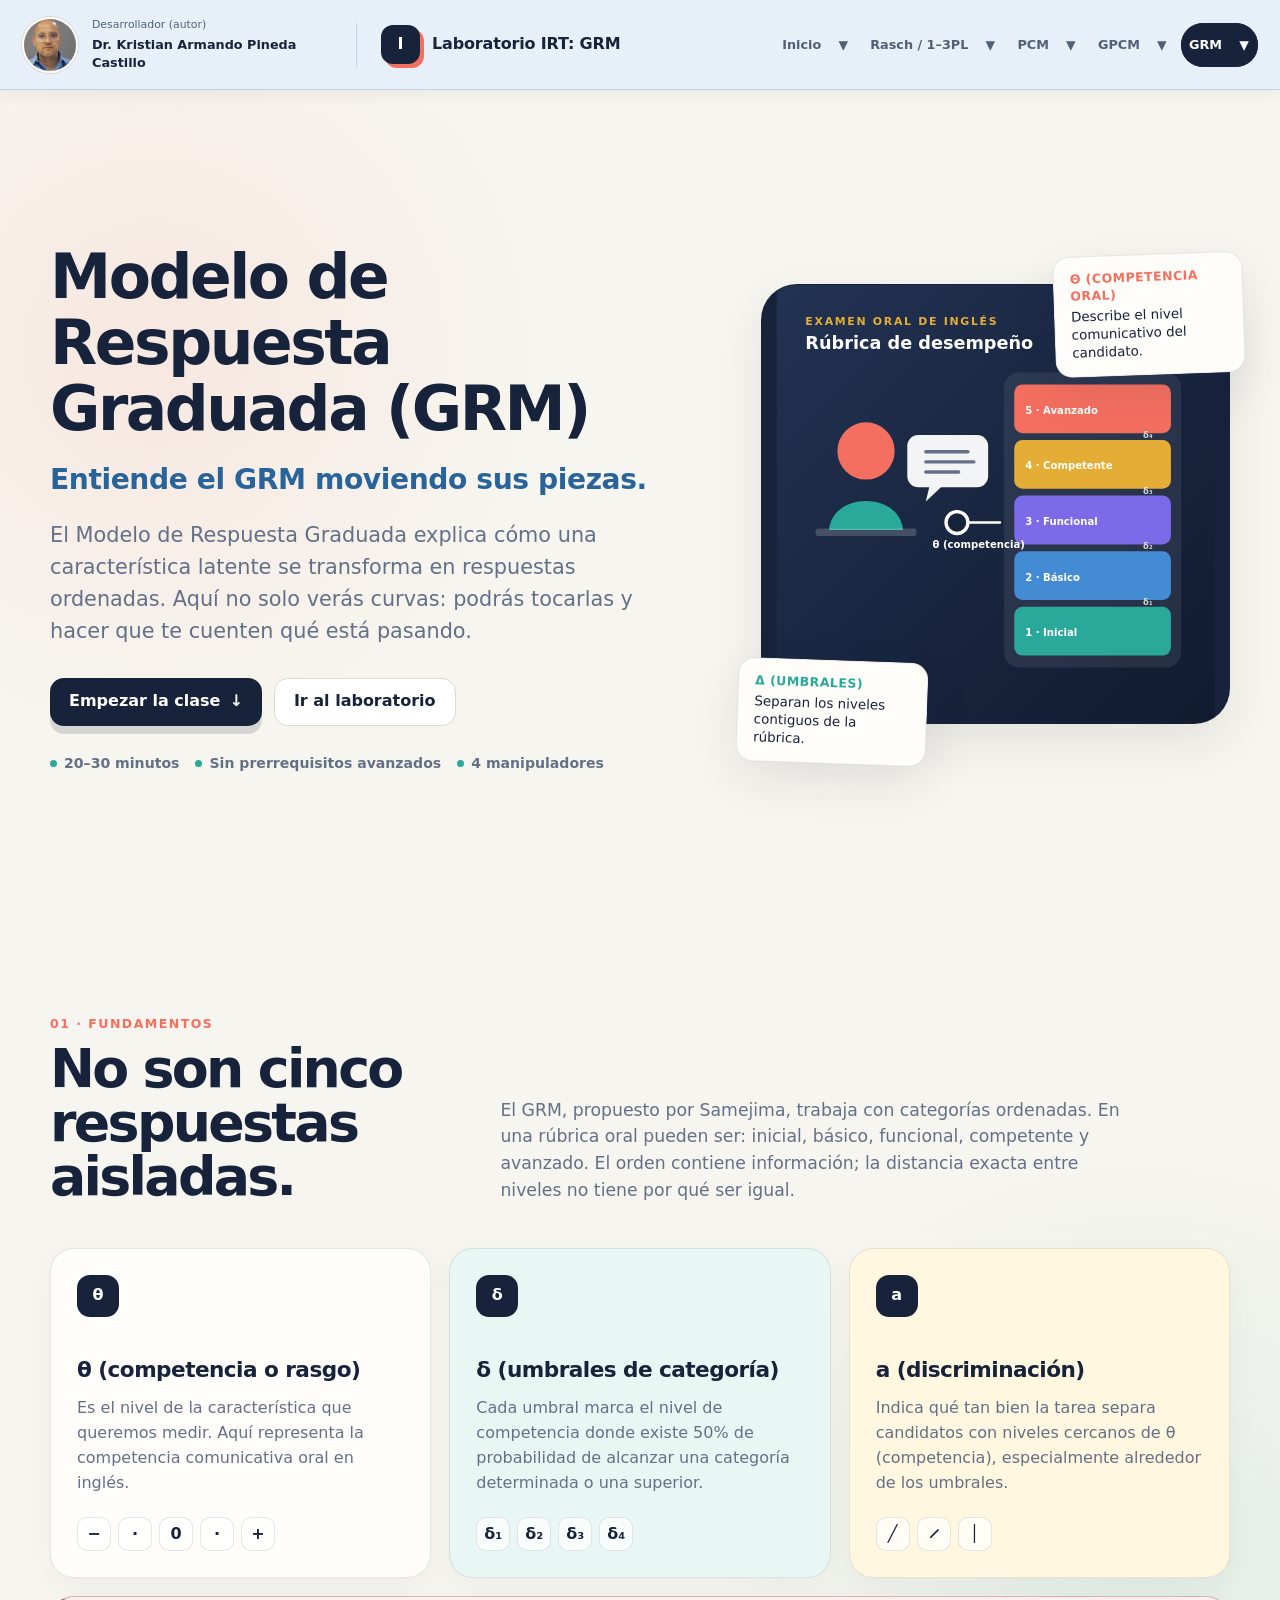
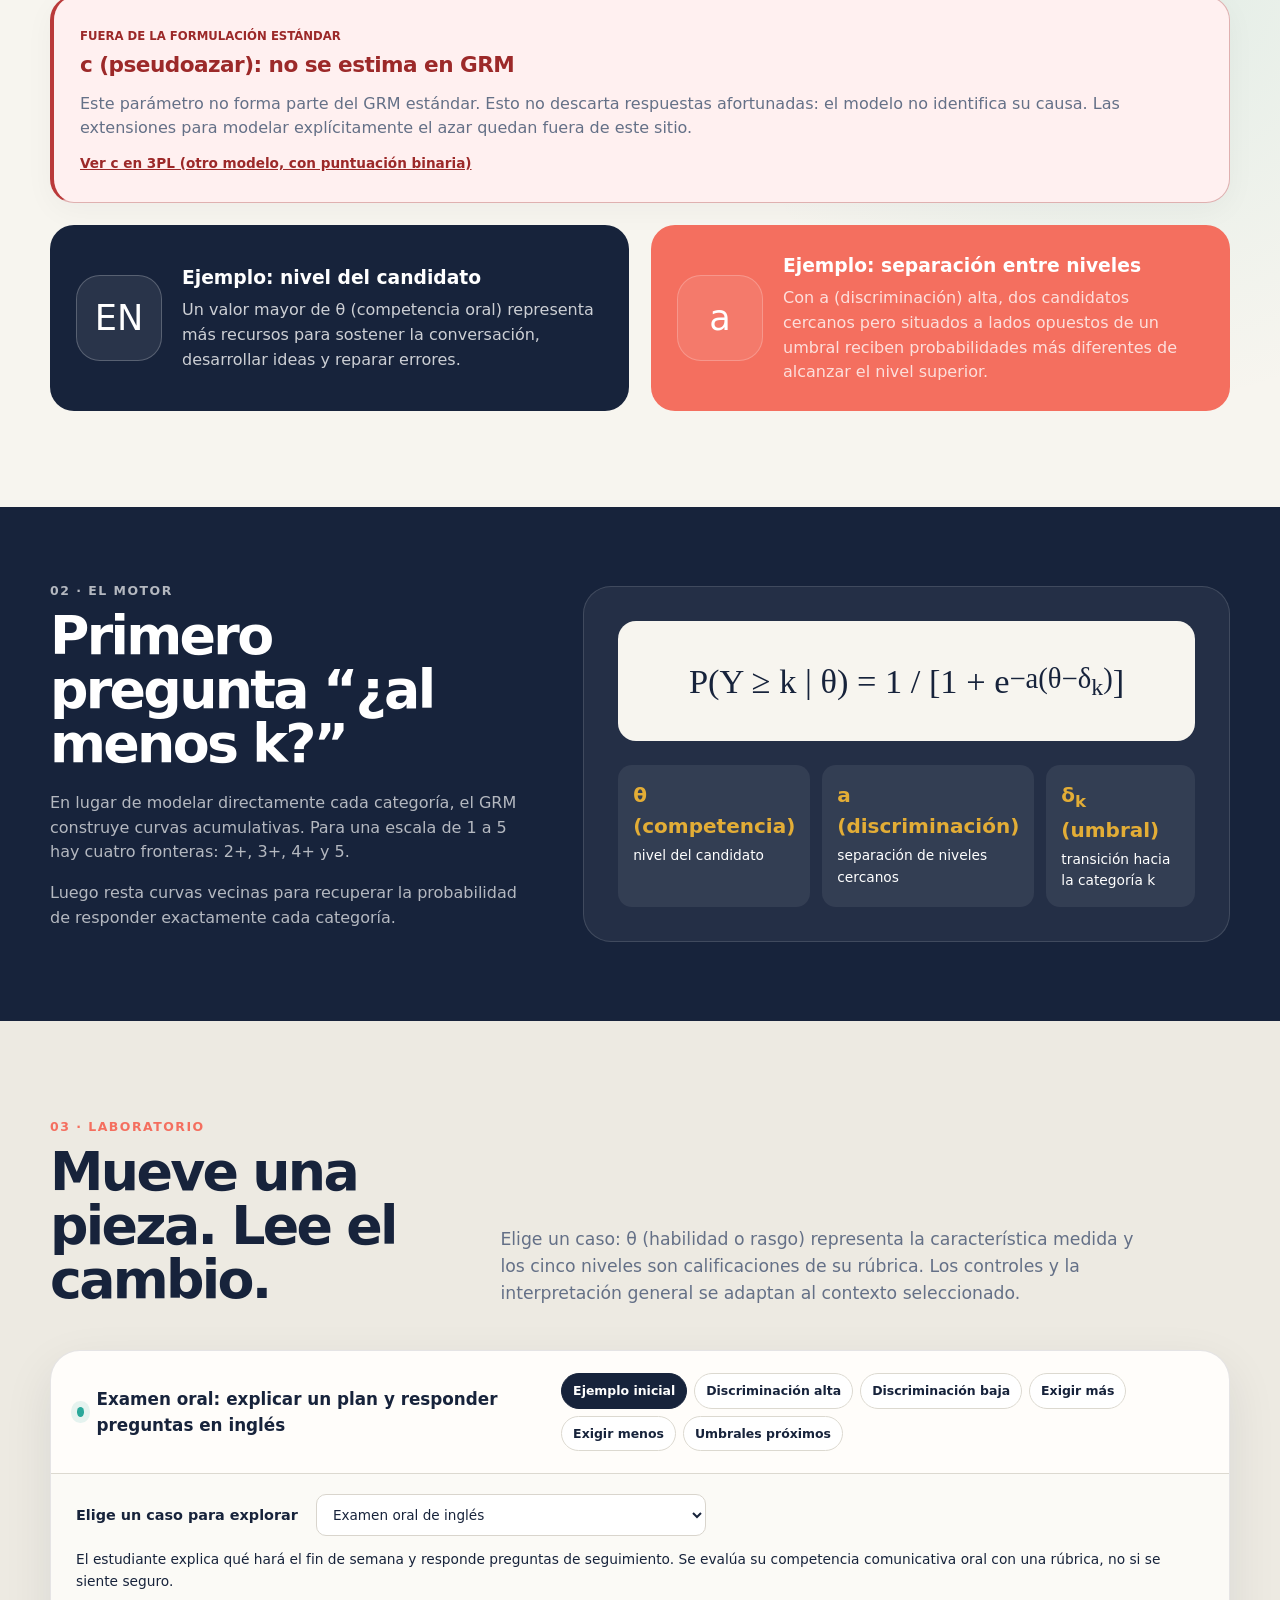
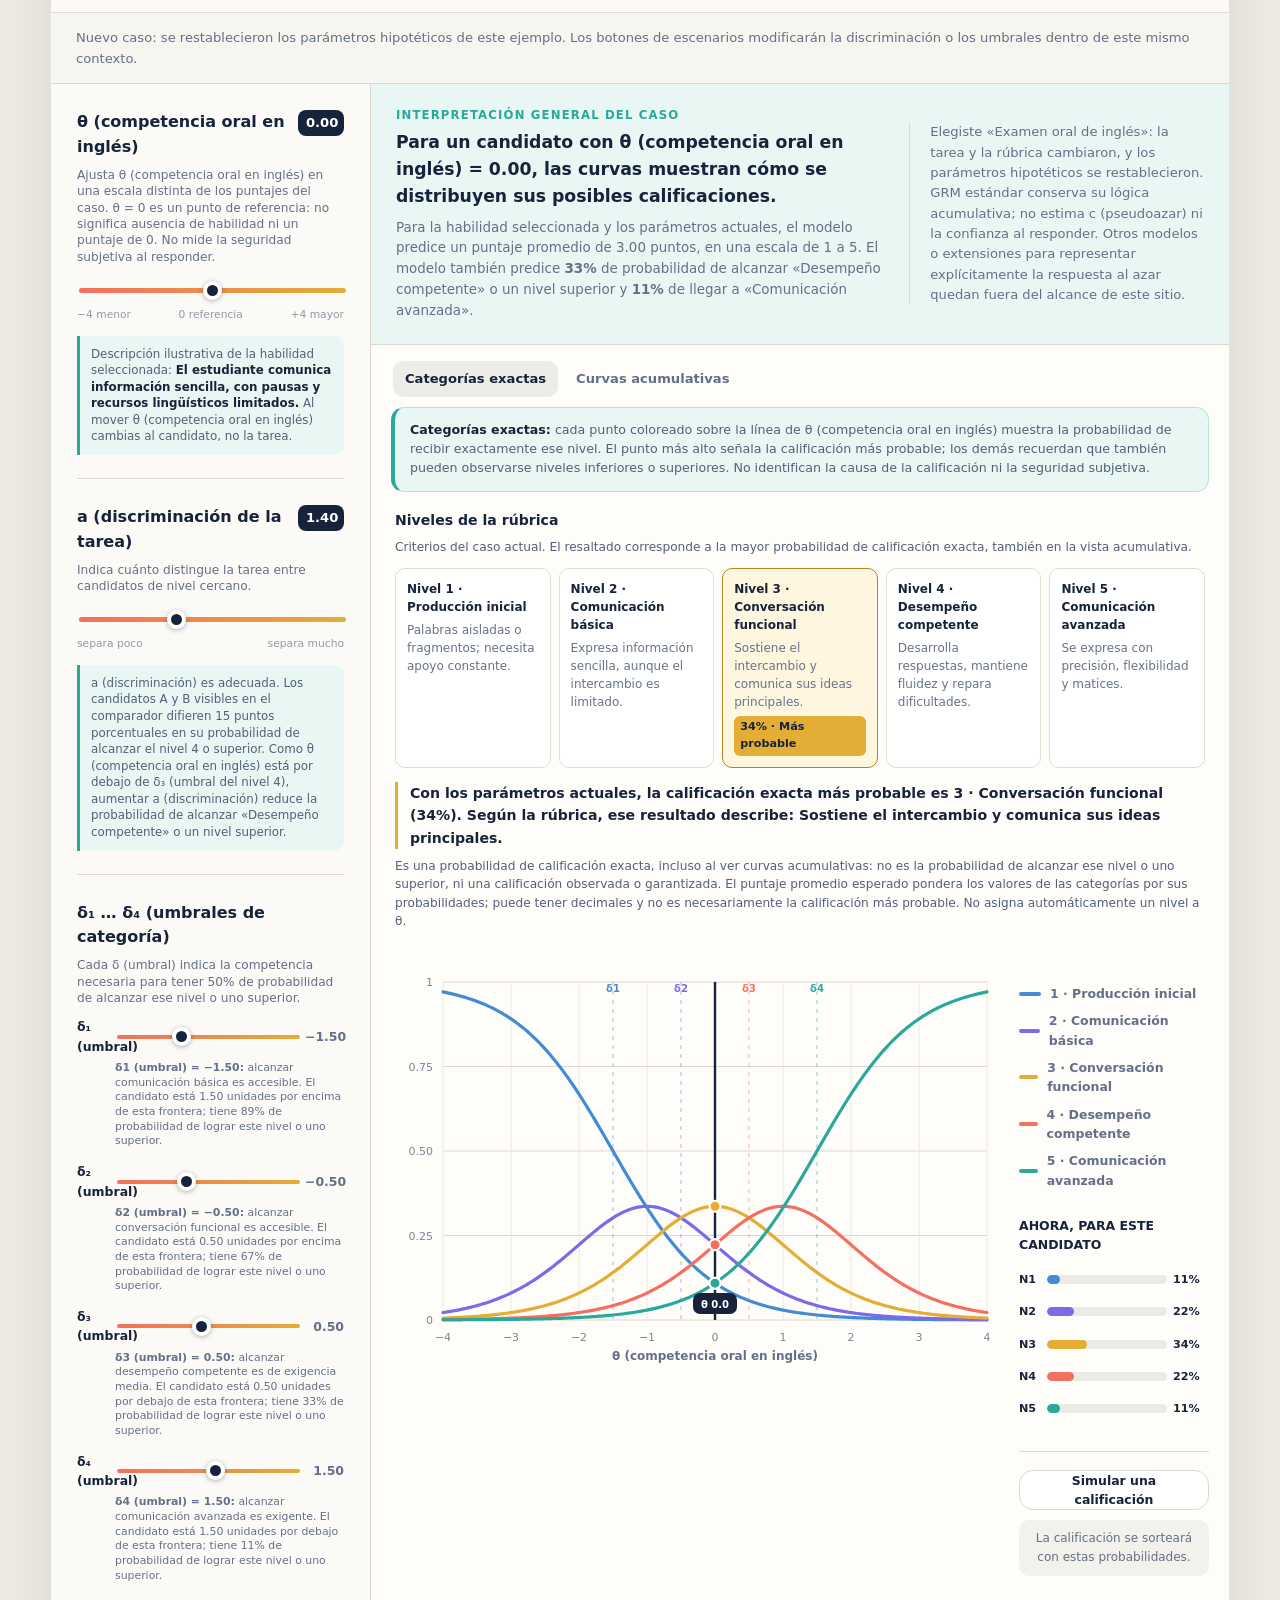
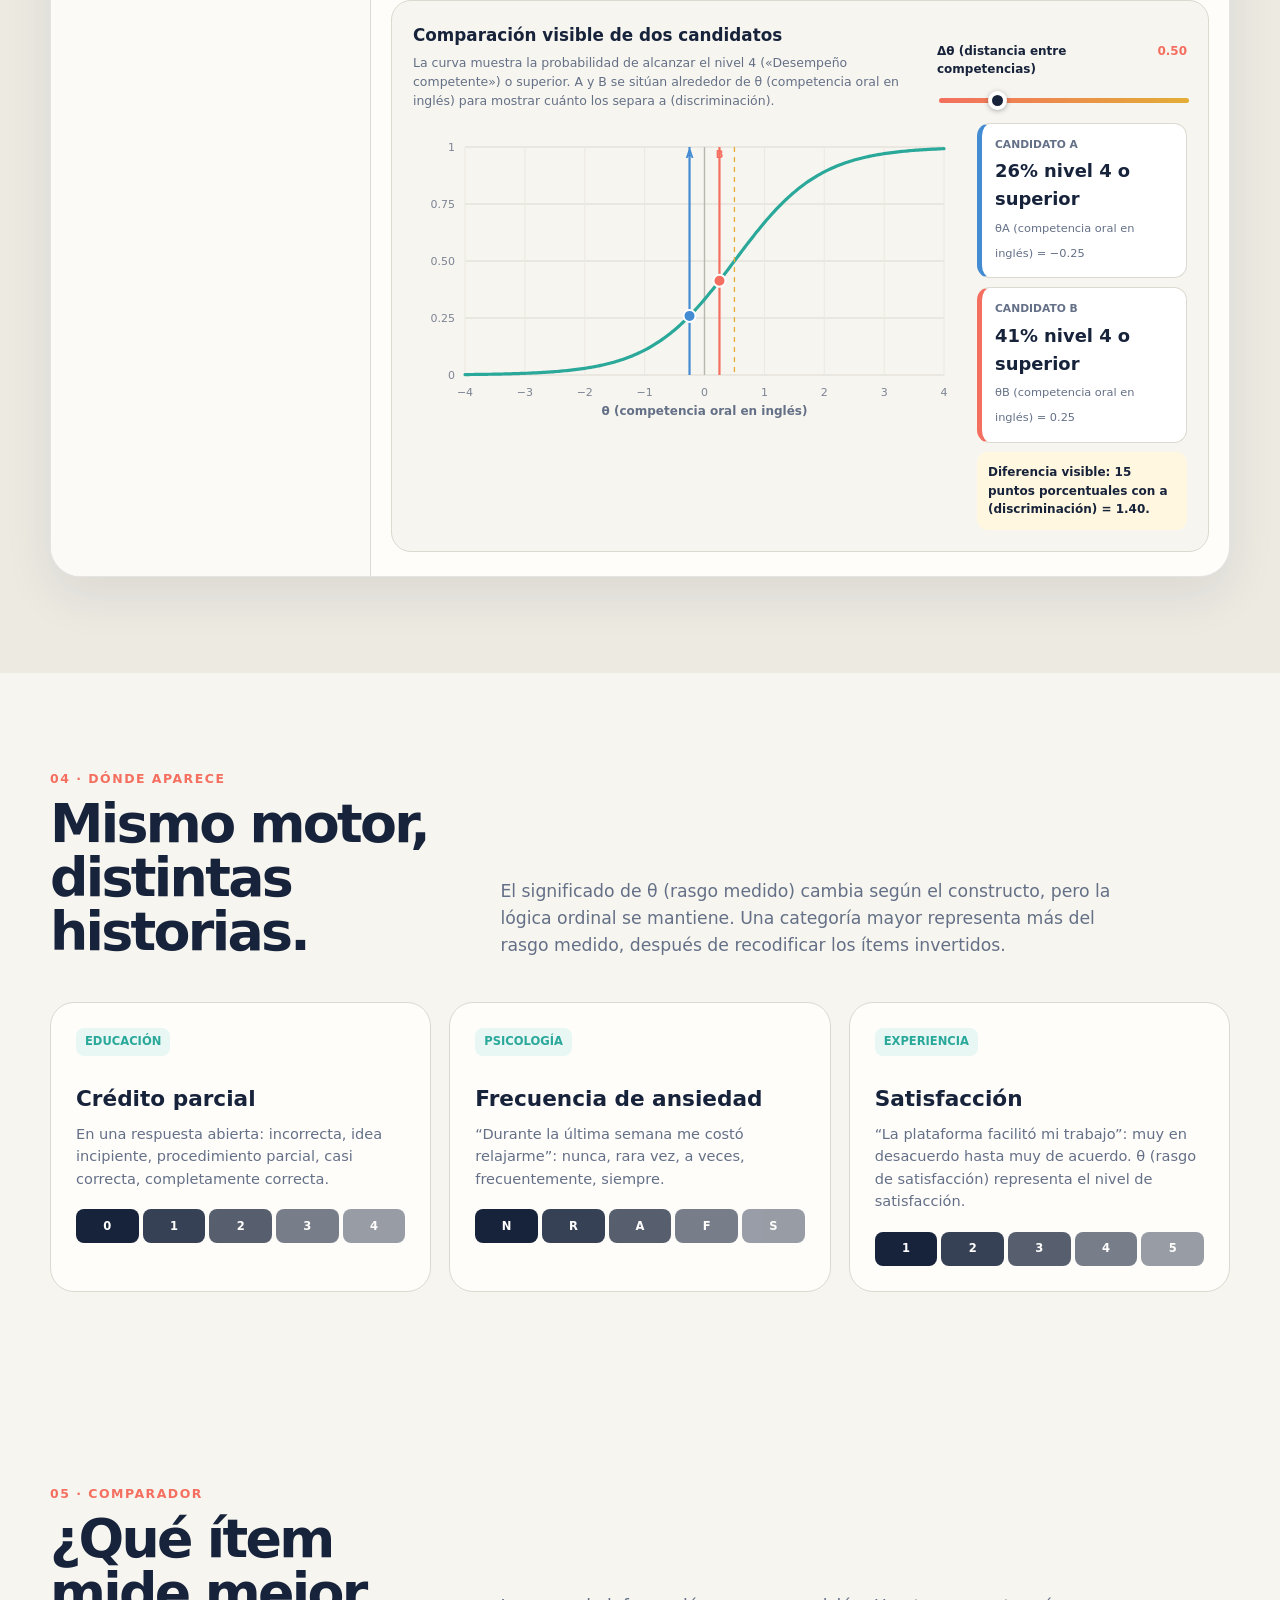
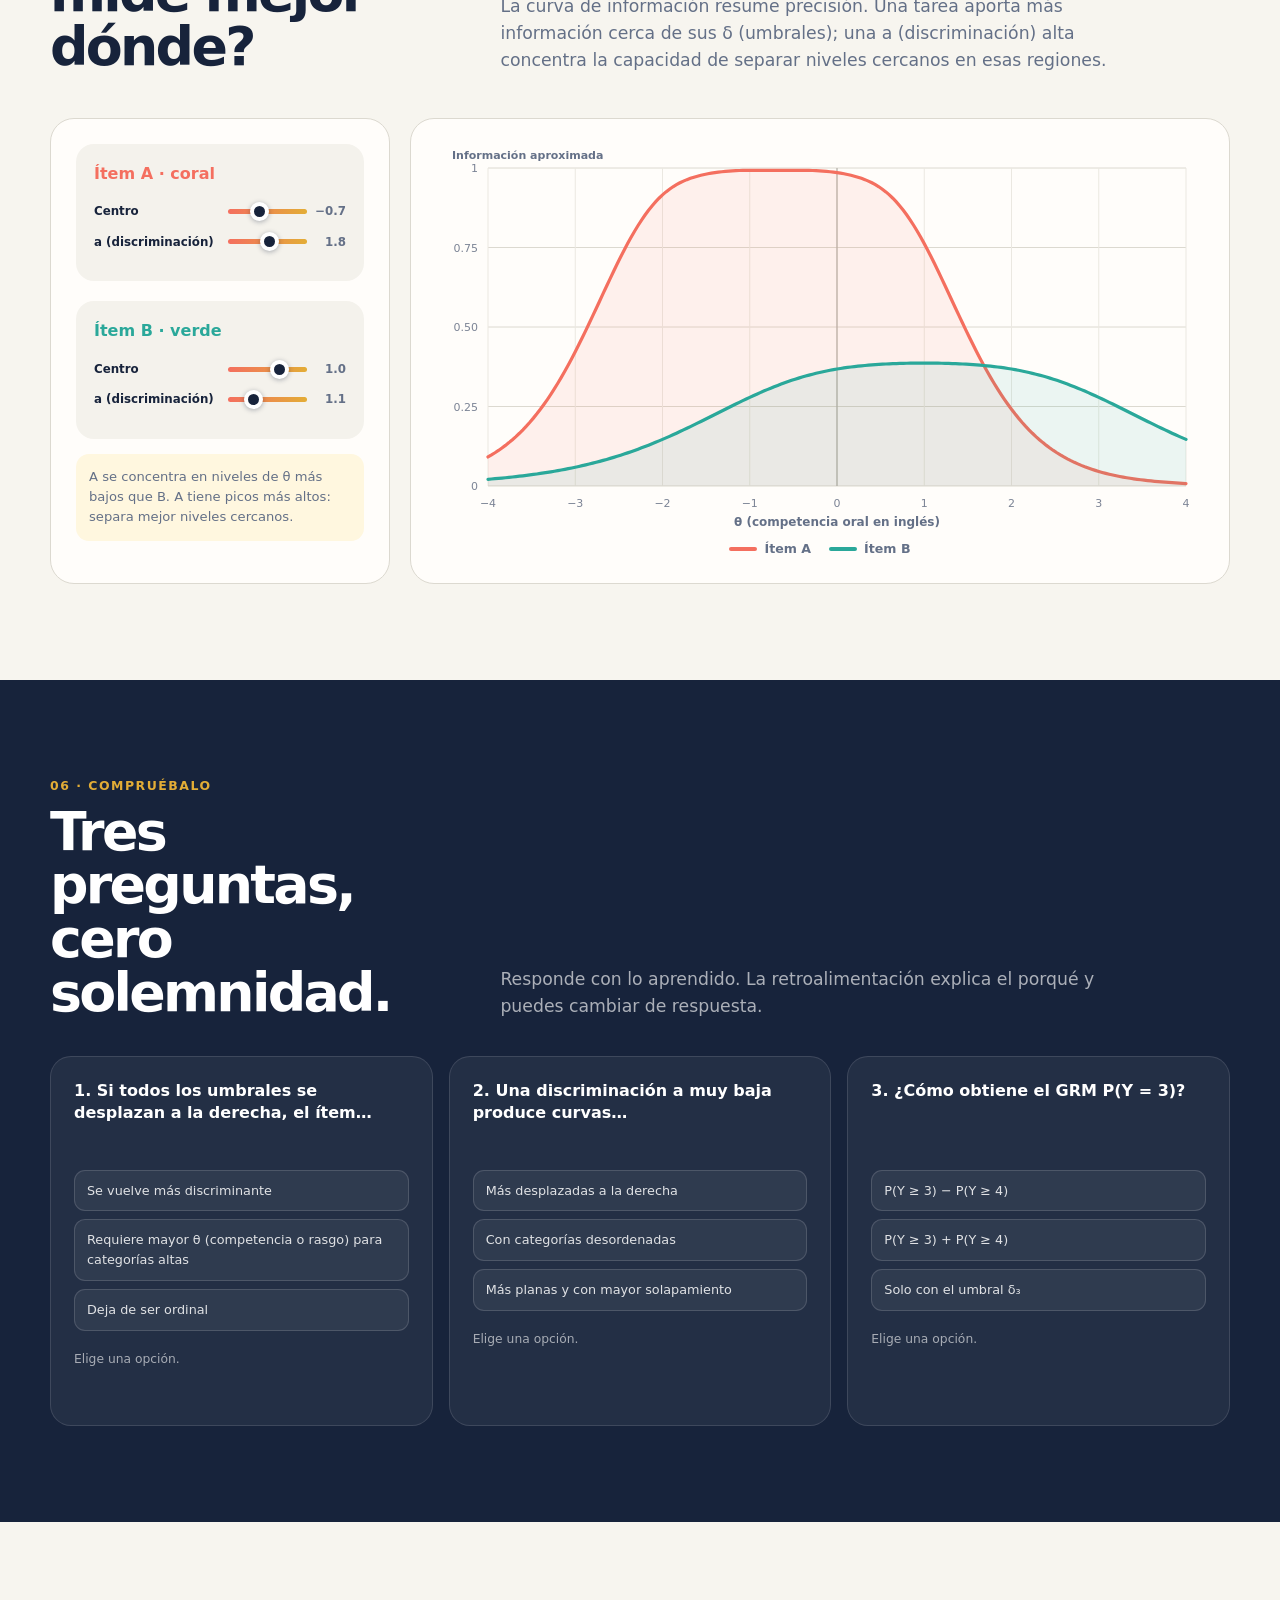
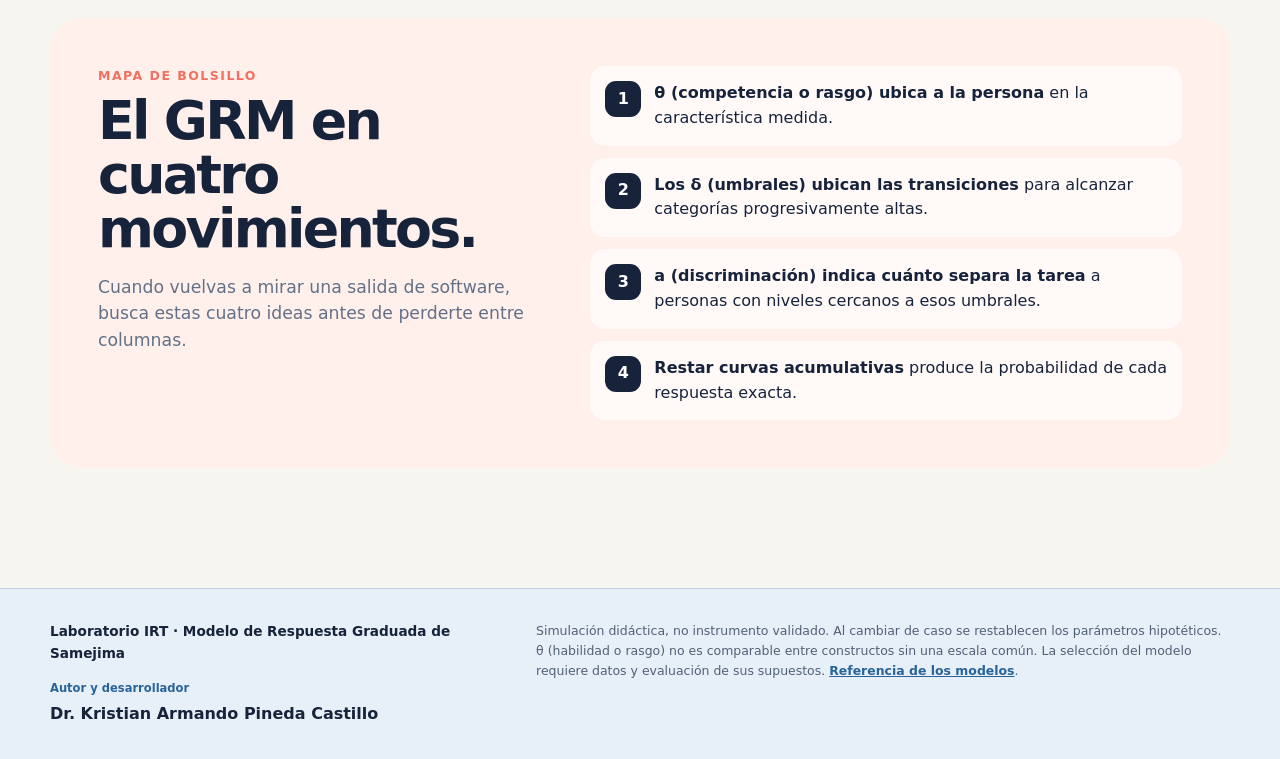
<file: grm.html>
<!doctype html>
<html lang="es">
<head>
  <meta charset="utf-8">
  <meta name="viewport" content="width=device-width, initial-scale=1">
  <meta name="description" content="Clase interactiva sobre el Modelo de Respuesta Graduada (GRM) de la Teoría de Respuesta al Ítem.">
  <title>GRM · Laboratorio IRT</title>
  <style>
    :root {
      --ink: #17233b;
      --muted: #647087;
      --paper: #f7f5ef;
      --card: #fffdfa;
      --navy: #17233b;
      --coral: #f46f5f;
      --teal: #2aa89a;
      --gold: #e3ad36;
      --violet: #7b6be8;
      --blue: #438bd2;
      --line: #dcd9d0;
      --soft-coral: #fff0ec;
      --soft-teal: #e8f7f4;
      --soft-gold: #fff7df;
      --shadow: 0 18px 50px rgba(23, 35, 59, .09);
      --radius: 24px;
    }

    * { box-sizing: border-box; }

    html {
      scroll-behavior: smooth;
      scroll-padding-top: 112px;
    }

    body {
      margin: 0;
      color: var(--ink);
      background:
        radial-gradient(circle at 12% 4%, rgba(244, 111, 95, .10), transparent 24rem),
        radial-gradient(circle at 89% 18%, rgba(42, 168, 154, .10), transparent 27rem),
        var(--paper);
      font-family: Inter, ui-sans-serif, system-ui, -apple-system, BlinkMacSystemFont, "Segoe UI", sans-serif;
      line-height: 1.55;
    }

    button, input { font: inherit; }
    button { color: inherit; }
    a { color: inherit; }

    .topbar {
      position: sticky;
      top: 0;
      z-index: 20;
      display: flex;
      align-items: center;
      justify-content: space-between;
      gap: 24px;
      min-height: 72px;
      padding: 10px max(22px, calc((100vw - 1180px) / 2));
      border-bottom: 1px solid rgba(23, 35, 59, .08);
      background: rgba(247, 245, 239, .88);
      backdrop-filter: blur(16px);
    }

    .brand {
      display: flex;
      align-items: center;
      gap: 12px;
      text-decoration: none;
      font-weight: 850;
      letter-spacing: -.02em;
    }

    .brand-mark {
      display: grid;
      place-items: center;
      width: 38px;
      height: 38px;
      flex-shrink: 0;
      border-radius: 12px;
      color: white;
      background: var(--navy);
      box-shadow: 4px 4px 0 var(--coral);
    }

    .topnav {
      display: flex;
      gap: 6px;
      align-items: center;
    }

    .topnav a {
      padding: 9px 12px;
      border-radius: 999px;
      color: var(--muted);
      font-size: .9rem;
      font-weight: 700;
      text-decoration: none;
    }

    .topnav a:hover,
    .topnav a:focus-visible {
      color: var(--ink);
      background: white;
      outline: none;
    }

    .progress-shell {
      position: absolute;
      bottom: -4px;
      left: 0;
      z-index: 30;
      width: 100%;
      height: 4px;
      background: transparent;
    }

    .progress-bar {
      width: 0;
      height: 100%;
      background: linear-gradient(90deg, var(--coral), var(--gold), var(--teal));
    }

    main { overflow: hidden; }

    .wrap {
      width: min(1180px, calc(100% - 44px));
      margin: 0 auto;
    }

    .hero {
      position: relative;
      display: grid;
      grid-template-columns: 1.13fr .87fr;
      gap: 64px;
      align-items: center;
      min-height: calc(100vh - 72px);
      padding: 86px 0 76px;
    }

    .eyebrow {
      display: inline-flex;
      align-items: center;
      gap: 9px;
      margin: 0 0 18px;
      padding: 7px 11px;
      border: 1px solid rgba(23, 35, 59, .12);
      border-radius: 999px;
      color: var(--muted);
      background: rgba(255, 255, 255, .55);
      font-size: .78rem;
      font-weight: 850;
      letter-spacing: .08em;
      text-transform: uppercase;
    }

    .eyebrow::before {
      width: 8px;
      height: 8px;
      border-radius: 50%;
      background: var(--coral);
      content: "";
    }

    h1, h2, h3, p { margin-top: 0; }

    h1 {
      max-width: 780px;
      margin-bottom: 22px;
      font-size: clamp(3.6rem, 7.4vw, 7rem);
      line-height: .92;
      letter-spacing: -.065em;
    }

    h1 .accent {
      position: relative;
      color: var(--coral);
      white-space: nowrap;
    }

    h1 .accent::after {
      position: absolute;
      right: 0;
      bottom: -.06em;
      left: .05em;
      height: .08em;
      border-radius: 999px;
      background: var(--gold);
      content: "";
      transform: rotate(-1.5deg);
    }

    .lede {
      max-width: 660px;
      margin-bottom: 30px;
      color: var(--muted);
      font-size: clamp(1.08rem, 1.8vw, 1.3rem);
    }

    .hero-actions {
      display: flex;
      flex-wrap: wrap;
      gap: 12px;
      align-items: center;
    }

    .button {
      display: inline-flex;
      align-items: center;
      justify-content: center;
      gap: 9px;
      min-height: 48px;
      padding: 0 19px;
      border: 0;
      border-radius: 14px;
      font-weight: 820;
      text-decoration: none;
      cursor: pointer;
      transition: transform .18s ease, box-shadow .18s ease, background .18s ease;
    }

    .button:hover { transform: translateY(-2px); }
    .button:focus-visible { outline: 3px solid rgba(67, 139, 210, .35); outline-offset: 2px; }

    .button.primary {
      color: white;
      background: var(--navy);
      box-shadow: 0 8px 0 rgba(23, 35, 59, .15);
    }

    .button.secondary {
      border: 1px solid var(--line);
      background: white;
    }

    .hero-meta {
      display: flex;
      flex-wrap: wrap;
      gap: 16px;
      margin-top: 27px;
      color: var(--muted);
      font-size: .88rem;
      font-weight: 700;
    }

    .hero-meta span {
      display: inline-flex;
      align-items: center;
      gap: 7px;
    }

    .hero-meta i {
      width: 7px;
      height: 7px;
      border-radius: 50%;
      background: var(--teal);
    }

    .hero-visual {
      position: relative;
      min-height: 510px;
    }

    .mountain-card {
      position: absolute;
      inset: 30px 0 40px 16px;
      overflow: hidden;
      border: 1px solid rgba(23, 35, 59, .1);
      border-radius: 36px;
      background: var(--navy);
      box-shadow: var(--shadow);
    }

    .mountain-card svg {
      width: 100%;
      height: 100%;
    }

    .float-note {
      position: absolute;
      z-index: 2;
      max-width: 190px;
      padding: 14px 16px;
      border: 1px solid rgba(23, 35, 59, .1);
      border-radius: 17px;
      background: var(--card);
      box-shadow: var(--shadow);
      font-size: .84rem;
      line-height: 1.35;
      transform: rotate(-2deg);
    }

    .float-note strong {
      display: block;
      margin-bottom: 3px;
      font-size: .78rem;
      letter-spacing: .04em;
      text-transform: uppercase;
    }

    .float-note.one { top: 0; right: -14px; }
    .float-note.two { bottom: 0; left: -8px; transform: rotate(2deg); }
    .float-note.one strong { color: var(--coral); }
    .float-note.two strong { color: var(--teal); }

    .section {
      padding: 96px 0;
    }

    .section-head {
      display: grid;
      grid-template-columns: .72fr 1.28fr;
      gap: 40px;
      align-items: end;
      margin-bottom: 44px;
    }

    .kicker {
      margin: 0 0 9px;
      color: var(--coral);
      font-size: .78rem;
      font-weight: 900;
      letter-spacing: .12em;
      text-transform: uppercase;
    }

    h2 {
      margin-bottom: 0;
      font-size: clamp(2.2rem, 4.2vw, 4.25rem);
      line-height: 1;
      letter-spacing: -.05em;
    }

    .section-intro {
      max-width: 640px;
      margin: 0;
      color: var(--muted);
      font-size: 1.08rem;
    }

    .concept-grid {
      display: grid;
      grid-template-columns: repeat(3, 1fr);
      gap: 18px;
    }

    .concept-card {
      position: relative;
      min-height: 270px;
      padding: 26px;
      overflow: hidden;
      border: 1px solid rgba(23, 35, 59, .10);
      border-radius: var(--radius);
      background: var(--card);
      box-shadow: 0 8px 30px rgba(23, 35, 59, .04);
    }

    .concept-card:nth-child(2) { background: var(--soft-teal); }
    .concept-card:nth-child(3) { background: var(--soft-gold); }

    .concept-number {
      display: grid;
      place-items: center;
      width: 42px;
      height: 42px;
      margin-bottom: 36px;
      border-radius: 13px;
      color: white;
      background: var(--navy);
      font-weight: 900;
    }

    .concept-card h3 {
      margin-bottom: 10px;
      font-size: 1.35rem;
      letter-spacing: -.025em;
    }

    .concept-card p {
      margin: 0;
      color: var(--muted);
    }

    .scale-demo {
      display: flex;
      gap: 7px;
      margin-top: 22px;
    }

    .scale-demo span {
      display: grid;
      place-items: center;
      width: 34px;
      height: 34px;
      border: 1px solid rgba(23, 35, 59, .11);
      border-radius: 10px;
      background: rgba(255, 255, 255, .7);
      font-weight: 850;
    }

    .big-idea {
      display: grid;
      grid-template-columns: 1fr 1fr;
      gap: 22px;
      margin-top: 22px;
    }

    .analogy {
      display: flex;
      gap: 20px;
      align-items: center;
      min-height: 180px;
      padding: 26px;
      border-radius: var(--radius);
      color: white;
      background: var(--navy);
    }

    .analogy:nth-child(2) { background: var(--coral); }

    .analogy-icon {
      flex: 0 0 auto;
      display: grid;
      place-items: center;
      width: 86px;
      height: 86px;
      border: 1px solid rgba(255, 255, 255, .22);
      border-radius: 24px;
      background: rgba(255, 255, 255, .08);
      font-size: 2.2rem;
    }

    .analogy h3 { margin-bottom: 6px; }
    .analogy p { margin: 0; opacity: .78; }

    .formula-band {
      padding: 74px 0;
      color: white;
      background: var(--navy);
    }

    .formula-layout {
      display: grid;
      grid-template-columns: .85fr 1.15fr;
      gap: 55px;
      align-items: center;
    }

    .formula-band h2 { margin-bottom: 20px; }
    .formula-band p { color: rgba(255,255,255,.68); }

    .formula-card {
      padding: 34px;
      border: 1px solid rgba(255,255,255,.13);
      border-radius: 28px;
      background: rgba(255,255,255,.06);
    }

    .formula {
      display: flex;
      align-items: center;
      justify-content: center;
      min-height: 120px;
      margin-bottom: 24px;
      padding: 20px;
      border-radius: 18px;
      color: var(--navy);
      background: var(--paper);
      font-family: Georgia, "Times New Roman", serif;
      font-size: clamp(1.25rem, 2.7vw, 2.15rem);
      text-align: center;
    }

    .formula-legend {
      display: grid;
      grid-template-columns: repeat(3, 1fr);
      gap: 12px;
    }

    .formula-legend div {
      padding: 15px;
      border-radius: 14px;
      background: rgba(255,255,255,.07);
      font-size: .86rem;
    }

    .formula-legend strong {
      display: block;
      margin-bottom: 3px;
      color: var(--gold);
      font-size: 1.25rem;
    }

    .lab-section {
      padding: 96px 0;
      background: #edeae2;
    }

    .lab {
      overflow: hidden;
      border: 1px solid rgba(23, 35, 59, .11);
      border-radius: 30px;
      background: var(--card);
      box-shadow: var(--shadow);
    }

    .lab-top {
      display: flex;
      align-items: center;
      justify-content: space-between;
      gap: 20px;
      padding: 22px 26px;
      border-bottom: 1px solid var(--line);
    }

    .lab-title {
      display: flex;
      align-items: center;
      gap: 12px;
      margin: 0;
      font-size: 1.05rem;
    }

    .live-dot {
      width: 10px;
      height: 10px;
      border-radius: 50%;
      background: var(--teal);
      box-shadow: 0 0 0 6px rgba(42,168,154,.12);
      animation: pulse 2s infinite;
    }

    @keyframes pulse {
      50% { box-shadow: 0 0 0 10px rgba(42,168,154,0); }
    }

    .preset-row {
      display: flex;
      flex-wrap: wrap;
      gap: 7px;
    }

    .preset-note {
      margin: 0;
      padding: 14px 25px;
      border-bottom: 1px solid var(--line);
      color: var(--muted);
      background: #f7f5ef;
      font-size: .82rem;
      line-height: 1.6;
    }

    .chip {
      padding: 7px 11px;
      border: 1px solid var(--line);
      border-radius: 999px;
      background: white;
      font-size: .78rem;
      font-weight: 780;
      cursor: pointer;
    }

    .chip:hover, .chip.active {
      color: white;
      border-color: var(--navy);
      background: var(--navy);
    }

    .lab-body {
      display: grid;
      grid-template-columns: 320px 1fr;
      min-height: 680px;
    }

    .controls {
      padding: 26px;
      border-right: 1px solid var(--line);
      background: #fbfaf6;
    }

    .control-group {
      margin-bottom: 26px;
      padding-bottom: 23px;
      border-bottom: 1px solid var(--line);
    }

    .control-group:last-child { border-bottom: 0; }

    .control-label {
      display: flex;
      align-items: baseline;
      justify-content: space-between;
      gap: 12px;
      margin-bottom: 10px;
      font-weight: 800;
    }

    .control-label output {
      min-width: 46px;
      padding: 3px 8px;
      border-radius: 8px;
      color: white;
      background: var(--navy);
      font-size: .82rem;
      text-align: center;
    }

    .control-help {
      margin: -3px 0 11px;
      color: var(--muted);
      font-size: .76rem;
      line-height: 1.35;
    }

    .control-interpretation {
      margin: 12px 0 0;
      padding: 10px 11px;
      border-left: 3px solid var(--teal);
      border-radius: 0 10px 10px 0;
      color: #526077;
      background: var(--soft-teal);
      font-size: .74rem;
      line-height: 1.4;
    }

    .control-interpretation strong {
      color: var(--ink);
    }

    input[type="range"] {
      width: 100%;
      height: 5px;
      border-radius: 999px;
      outline: none;
      background: linear-gradient(90deg, var(--coral), var(--gold));
      appearance: none;
    }

    input[type="range"]::-webkit-slider-thumb {
      width: 19px;
      height: 19px;
      border: 4px solid white;
      border-radius: 50%;
      background: var(--navy);
      box-shadow: 0 1px 5px rgba(23,35,59,.35);
      cursor: grab;
      appearance: none;
    }

    input[type="range"]::-moz-range-thumb {
      width: 12px;
      height: 12px;
      border: 4px solid white;
      border-radius: 50%;
      background: var(--navy);
      box-shadow: 0 1px 5px rgba(23,35,59,.35);
      cursor: grab;
    }

    .ticks {
      display: flex;
      justify-content: space-between;
      margin-top: 6px;
      color: #9299a8;
      font-size: .67rem;
    }

    .threshold-row {
      display: grid;
      grid-template-columns: 31px 1fr 39px;
      gap: 7px;
      align-items: center;
      margin-bottom: 5px;
      font-size: .78rem;
      font-weight: 780;
    }

    .threshold-row output {
      color: var(--muted);
      font-variant-numeric: tabular-nums;
      text-align: right;
    }

    .threshold-row input { height: 4px; }

    .threshold-meaning {
      margin: 0 0 13px 38px;
      color: var(--muted);
      font-size: .68rem;
      line-height: 1.35;
    }

    .lab-main {
      display: grid;
      grid-template-rows: auto 1fr;
      min-width: 0;
    }

    .reading {
      display: grid;
      grid-template-columns: 1.25fr .75fr;
      gap: 22px;
      padding: 22px 25px;
      border-bottom: 1px solid var(--line);
      background: var(--soft-teal);
    }

    .reading p { margin: 0; }

    .reading-title {
      margin-bottom: 5px !important;
      color: var(--teal);
      font-size: .73rem;
      font-weight: 900;
      letter-spacing: .1em;
      text-transform: uppercase;
    }

    .reading-main {
      font-size: 1.08rem;
      font-weight: 780;
    }

    .reading-summary {
      margin-top: 8px !important;
      color: var(--muted);
      font-size: .84rem;
    }

    .reading-tip {
      align-self: center;
      padding-left: 20px;
      border-left: 1px solid rgba(23,35,59,.12);
      color: var(--muted);
      font-size: .82rem;
    }

    .chart-tabs {
      display: flex;
      gap: 6px;
      padding: 16px 22px 0;
    }

    .tab-button {
      padding: 8px 12px;
      border: 0;
      border-radius: 10px;
      color: var(--muted);
      background: transparent;
      font-size: .82rem;
      font-weight: 820;
      cursor: pointer;
    }

    .tab-button.active {
      color: var(--ink);
      background: #eeece6;
    }

    .chart-panel {
      display: grid;
      grid-template-columns: minmax(0, 1fr) 190px;
      gap: 14px;
      padding: 12px 20px 24px;
    }

    .chart-meaning {
      margin: 10px 20px 0;
      padding: 13px 15px;
      border: 1px solid rgba(42, 168, 154, .25);
      border-left: 4px solid var(--teal);
      border-radius: 13px;
      color: #526077;
      background: var(--soft-teal);
      font-size: .79rem;
      line-height: 1.5;
    }

    .chart-meaning strong { color: var(--ink); }

    .chart-wrap {
      position: relative;
      min-width: 0;
      min-height: 410px;
    }

    #mainChart {
      display: block;
      width: 100%;
      height: 410px;
    }

    .legend {
      display: flex;
      flex-direction: column;
      gap: 8px;
      padding-top: 26px;
    }

    .legend-item {
      display: flex;
      align-items: center;
      gap: 9px;
      color: var(--muted);
      font-size: .78rem;
      font-weight: 700;
    }

    .legend-swatch {
      width: 22px;
      height: 4px;
      border-radius: 99px;
    }

    .prob-title {
      margin: 18px 0 8px;
      color: var(--ink);
      font-size: .78rem;
      font-weight: 900;
      text-transform: uppercase;
    }

    .prob-row {
      display: grid;
      grid-template-columns: 22px 1fr 36px;
      gap: 6px;
      align-items: center;
      margin-bottom: 7px;
      font-size: .7rem;
      font-weight: 750;
    }

    .prob-track {
      height: 9px;
      overflow: hidden;
      border-radius: 999px;
      background: #eceae4;
    }

    .prob-fill {
      width: 0;
      height: 100%;
      border-radius: inherit;
      transition: width .16s ease;
    }

    .simulate {
      margin-top: 18px;
      padding-top: 16px;
      border-top: 1px solid var(--line);
    }

    .simulate .button {
      width: 100%;
      min-height: 40px;
      font-size: .78rem;
    }

    .draw-result {
      min-height: 46px;
      margin-top: 10px;
      padding: 9px;
      border-radius: 10px;
      color: var(--muted);
      background: #f3f1eb;
      font-size: .75rem;
      text-align: center;
    }

    .person-comparison {
      margin: 0 20px 24px;
      padding: 21px;
      border: 1px solid var(--line);
      border-radius: 20px;
      background: #f7f5ef;
    }

    .person-comparison-head {
      display: grid;
      grid-template-columns: 1fr 250px;
      gap: 22px;
      align-items: end;
      margin-bottom: 12px;
    }

    .person-comparison-head h3 {
      margin: 0 0 5px;
      font-size: 1.05rem;
    }

    .person-comparison-head p {
      margin: 0;
      color: var(--muted);
      font-size: .78rem;
    }

    .person-gap-control label {
      display: flex;
      justify-content: space-between;
      gap: 10px;
      margin-bottom: 7px;
      font-size: .75rem;
      font-weight: 850;
    }

    .person-gap-control output {
      color: var(--coral);
      font-variant-numeric: tabular-nums;
    }

    .person-comparison-grid {
      display: grid;
      grid-template-columns: minmax(0, 1fr) 210px;
      gap: 15px;
    }

    #personCompareChart {
      display: block;
      width: 100%;
      height: 300px;
    }

    .person-result-list {
      display: grid;
      gap: 9px;
      align-content: center;
    }

    .person-result-card {
      padding: 13px;
      border: 1px solid var(--line);
      border-radius: 13px;
      background: white;
    }

    .person-result-card.a { border-left: 5px solid var(--blue); }
    .person-result-card.b { border-left: 5px solid var(--coral); }

    .person-result-card small {
      display: block;
      color: var(--muted);
      font-size: .67rem;
      font-weight: 850;
      text-transform: uppercase;
    }

    .person-result-card strong {
      display: block;
      margin: 4px 0 2px;
      font-size: 1.12rem;
    }

    .person-result-card span {
      color: var(--muted);
      font-size: .71rem;
    }

    .person-result-difference {
      padding: 11px;
      border-radius: 11px;
      background: var(--soft-gold);
      font-size: .75rem;
      font-weight: 780;
    }

    .examples {
      display: grid;
      grid-template-columns: repeat(3, 1fr);
      gap: 18px;
    }

    .example {
      padding: 25px;
      border: 1px solid var(--line);
      border-radius: var(--radius);
      background: var(--card);
    }

    .example-tag {
      display: inline-block;
      margin-bottom: 26px;
      padding: 5px 9px;
      border-radius: 8px;
      color: var(--teal);
      background: var(--soft-teal);
      font-size: .72rem;
      font-weight: 900;
      text-transform: uppercase;
    }

    .example h3 {
      margin-bottom: 7px;
      font-size: 1.35rem;
    }

    .example p {
      color: var(--muted);
      font-size: .91rem;
    }

    .mini-scale {
      display: grid;
      grid-template-columns: repeat(5, 1fr);
      gap: 4px;
      margin-top: 19px;
    }

    .mini-scale span {
      display: grid;
      place-items: center;
      height: 34px;
      border-radius: 8px;
      color: white;
      background: var(--navy);
      font-size: .72rem;
      font-weight: 850;
    }

    .mini-scale span:nth-child(2) { opacity: .86; }
    .mini-scale span:nth-child(3) { opacity: .72; }
    .mini-scale span:nth-child(4) { opacity: .58; }
    .mini-scale span:nth-child(5) { opacity: .44; }

    .compare-shell {
      display: grid;
      grid-template-columns: 340px 1fr;
      gap: 20px;
    }

    .compare-controls,
    .compare-chart-card {
      padding: 25px;
      border: 1px solid var(--line);
      border-radius: var(--radius);
      background: var(--card);
    }

    .item-control {
      margin-bottom: 20px;
      padding: 18px;
      border-radius: 18px;
      background: #f4f2ec;
    }

    .item-control:last-of-type { margin-bottom: 15px; }
    .item-control h3 { margin-bottom: 16px; font-size: 1rem; }
    .item-a h3 { color: var(--coral); }
    .item-b h3 { color: var(--teal); }

    .mini-control {
      display: grid;
      grid-template-columns: 125px 1fr 34px;
      gap: 7px;
      align-items: center;
      margin-bottom: 12px;
      font-size: .74rem;
      font-weight: 760;
    }

    .mini-control output {
      color: var(--muted);
      font-variant-numeric: tabular-nums;
      text-align: right;
    }

    .compare-reading {
      margin: 0;
      padding: 13px;
      border-radius: 13px;
      color: var(--muted);
      background: var(--soft-gold);
      font-size: .82rem;
    }

    #compareChart {
      display: block;
      width: 100%;
      height: 390px;
    }

    .compare-legend {
      display: flex;
      gap: 18px;
      justify-content: center;
      margin-top: 5px;
      color: var(--muted);
      font-size: .79rem;
      font-weight: 750;
    }

    .line-key {
      display: inline-block;
      width: 28px;
      height: 4px;
      margin-right: 7px;
      border-radius: 99px;
      vertical-align: middle;
    }

    .quiz-section {
      padding: 96px 0;
      color: white;
      background: var(--navy);
    }

    .quiz-section .section-head { margin-bottom: 36px; }
    .quiz-section .section-intro { color: rgba(255,255,255,.64); }
    .quiz-section .kicker { color: var(--gold); }

    .quiz-grid {
      display: grid;
      grid-template-columns: repeat(3, 1fr);
      gap: 16px;
    }

    .quiz-card {
      padding: 23px;
      border: 1px solid rgba(255,255,255,.12);
      border-radius: 21px;
      background: rgba(255,255,255,.055);
    }

    .quiz-card h3 {
      min-height: 74px;
      margin-bottom: 16px;
      font-size: 1rem;
      line-height: 1.4;
    }

    .answer {
      width: 100%;
      margin-bottom: 8px;
      padding: 10px 12px;
      border: 1px solid rgba(255,255,255,.14);
      border-radius: 11px;
      color: rgba(255,255,255,.85);
      background: rgba(255,255,255,.06);
      font-size: .8rem;
      text-align: left;
      cursor: pointer;
    }

    .answer:hover { background: rgba(255,255,255,.11); }
    .answer.correct { color: white; border-color: var(--teal); background: rgba(42,168,154,.24); }
    .answer.wrong { border-color: var(--coral); background: rgba(244,111,95,.17); }

    .feedback {
      min-height: 52px;
      margin: 11px 0 0;
      color: rgba(255,255,255,.6);
      font-size: .77rem;
    }

    .recap {
      padding: 96px 0 120px;
    }

    .recap-card {
      display: grid;
      grid-template-columns: .85fr 1.15fr;
      gap: 55px;
      padding: 48px;
      border-radius: 32px;
      background: var(--soft-coral);
    }

    .recap h2 { margin-bottom: 18px; }

    .recap-list {
      display: grid;
      gap: 12px;
    }

    .recap-item {
      display: grid;
      grid-template-columns: 36px 1fr;
      gap: 13px;
      align-items: start;
      padding: 15px;
      border-radius: 15px;
      background: rgba(255,255,255,.65);
    }

    .recap-item span {
      display: grid;
      place-items: center;
      width: 36px;
      height: 36px;
      border-radius: 11px;
      color: white;
      background: var(--navy);
      font-weight: 900;
    }

    .recap-item p { margin: 0; }

    footer {
      padding: 24px;
      color: var(--muted);
      font-size: .78rem;
      text-align: center;
    }

    .sr-only {
      position: absolute;
      width: 1px;
      height: 1px;
      padding: 0;
      overflow: hidden;
      clip: rect(0, 0, 0, 0);
      white-space: nowrap;
      border: 0;
    }

    @media (max-width: 980px) {
      .hero { grid-template-columns: 1fr; min-height: auto; }
      .hero-visual { min-height: 440px; width: min(620px, 100%); margin: 0 auto; }
      .section-head { grid-template-columns: 1fr; gap: 16px; }
      .formula-layout { grid-template-columns: 1fr; }
      .lab-body { grid-template-columns: 270px 1fr; }
      .chart-panel { grid-template-columns: 1fr; }
      .legend { display: grid; grid-template-columns: repeat(2, 1fr); padding: 0 10px; }
      .prob-title, .simulate { grid-column: 1 / -1; }
      .person-comparison-grid { grid-template-columns: 1fr; }
      .person-result-list { grid-template-columns: repeat(2, 1fr); }
      .person-result-difference { grid-column: 1 / -1; }
      .compare-shell { grid-template-columns: 290px 1fr; }
      .recap-card { grid-template-columns: 1fr; }
    }

    @media (max-width: 760px) {
      .topnav { display: none; }
      .wrap { width: min(100% - 28px, 1180px); }
      .hero { padding-top: 65px; gap: 35px; }
      h1 { font-size: clamp(3.2rem, 17vw, 5rem); }
      .hero-visual { min-height: 370px; }
      .mountain-card { inset: 20px 0 35px; }
      .float-note { max-width: 155px; font-size: .72rem; }
      .section { padding: 72px 0; }
      .concept-grid, .examples, .quiz-grid, .big-idea { grid-template-columns: 1fr; }
      .concept-card { min-height: 230px; }
      .formula-legend { grid-template-columns: 1fr; }
      .lab-top { align-items: flex-start; flex-direction: column; }
      .lab-body { grid-template-columns: 1fr; }
      .controls { border-right: 0; border-bottom: 1px solid var(--line); }
      .reading { grid-template-columns: 1fr; }
      .reading-tip { padding: 12px 0 0; border-top: 1px solid rgba(23,35,59,.12); border-left: 0; }
      .chart-wrap, #mainChart { min-height: 330px; height: 330px; }
      .person-comparison { margin: 0 12px 18px; padding: 17px; }
      .person-comparison-head { grid-template-columns: 1fr; }
      .person-comparison-grid { grid-template-columns: 1fr; }
      #personCompareChart { height: 270px; }
      .person-result-list { grid-template-columns: 1fr; }
      .person-result-difference { grid-column: auto; }
      .compare-shell { grid-template-columns: 1fr; }
      .recap-card { padding: 28px; }
      .analogy { align-items: flex-start; flex-direction: column; }
    }

    @media (prefers-reduced-motion: reduce) {
      html { scroll-behavior: auto; }
      *, *::before, *::after { animation-duration: .01ms !important; transition-duration: .01ms !important; }
    }
  </style>
  <link rel="stylesheet" href="author-header.css?v=accordion-nav-17">
  <link rel="stylesheet" href="lab-cases.css?v=accordion-nav-17">
  <link rel="stylesheet" href="hero-heading.css?v=accordion-nav-17">
  <link rel="stylesheet" href="site-footer.css?v=accordion-nav-17">
  <script src="site-navigation.js?v=accordion-nav-17" defer></script>
</head>
<body>
  <header class="topbar">
    <div class="author-profile">
      <span class="author-avatar"><img src="assets/kristian-pineda-castillo.jpg" width="624" height="671" alt="Retrato del Dr. Kristian Armando Pineda Castillo"></span>
      <div class="site-author"><span class="author-role">Desarrollador (autor)</span><strong>Dr. Kristian Armando Pineda Castillo</strong></div>
    </div>
    <div class="header-links">
    <a class="brand" href="index.html?v=accordion-nav-17" aria-label="Ir a la portada de Laboratorio IRT">
      <span class="brand-mark">I</span>
      <span>Laboratorio IRT<span class="brand-page-name">: GRM</span></span>
    </a>
    <button class="mobile-nav-toggle" id="modelNavToggle" type="button" aria-expanded="false" aria-controls="modelNavBand" aria-label="Mostrar menú de modelos" hidden>Menú</button>
    <div class="model-nav-band" id="modelNavBand">
    <nav class="site-nav" aria-label="Modelos">
      <a href="index.html?v=accordion-nav-17#inicio">Inicio</a>
      <a href="rasch.html?v=accordion-nav-17#inicio">Rasch / 1–3PL</a>
      <a href="pcm.html?v=accordion-nav-17#inicio">PCM</a>
      <a href="gpcm.html?v=accordion-nav-17#inicio">GPCM</a>
      <a class="active" aria-current="page" href="grm.html?v=accordion-nav-17#inicio">GRM</a>
    </nav>
    </div>
    </div>
    <div class="progress-shell" aria-hidden="true"><div class="progress-bar" id="progressBar"></div></div>
  </header>

  <main>
    <section class="wrap hero" id="inicio">
      <div>
        <h1 class="hero-title">Modelo de Respuesta Graduada (GRM)</h1>
        <p class="hero-subtitle">Entiende el GRM moviendo sus piezas.</p>
        <p class="lede">El Modelo de Respuesta Graduada explica cómo una característica latente se transforma en respuestas ordenadas. Aquí no solo verás curvas: podrás tocarlas y hacer que te cuenten qué está pasando.</p>
        <div class="hero-actions">
          <a class="button primary" href="#fundamentos">Empezar la clase <span aria-hidden="true">↓</span></a>
          <a class="button secondary" href="#laboratorio">Ir al laboratorio</a>
        </div>
        <div class="hero-meta">
          <span><i></i> 20–30 minutos</span>
          <span><i></i> Sin prerrequisitos avanzados</span>
          <span><i></i> 4 manipuladores</span>
        </div>
      </div>

      <div class="hero-visual" aria-label="Rúbrica académica de un examen oral con cinco niveles y cuatro umbrales">
        <div class="float-note one"><strong>θ (competencia oral)</strong>Describe el nivel comunicativo del candidato.</div>
        <div class="float-note two"><strong>δ (umbrales)</strong>Separan los niveles contiguos de la rúbrica.</div>
        <div class="mountain-card">
          <svg viewBox="0 0 520 520" role="img" aria-labelledby="mountainTitle">
            <title id="mountainTitle">Rúbrica de cinco niveles para evaluar competencia comunicativa oral</title>
            <defs>
              <linearGradient id="sky" x1="0" y1="0" x2="1" y2="1">
                <stop offset="0" stop-color="#223252"/>
                <stop offset="1" stop-color="#111b30"/>
              </linearGradient>
            </defs>
            <rect width="520" height="520" fill="url(#sky)"/>
            <text x="34" y="48" fill="#e3ad36" font-family="system-ui" font-size="13" font-weight="900" letter-spacing="2">EXAMEN ORAL DE INGLÉS</text>
            <text x="34" y="76" fill="white" font-family="system-ui" font-size="21" font-weight="850">Rúbrica de desempeño</text>
            <g transform="translate(42 155)">
              <circle cx="64" cy="42" r="34" fill="#f46f5f"/>
              <path d="M20 136 C24 90 104 90 108 136" fill="#2aa89a"/>
              <rect x="4" y="134" width="120" height="9" rx="4" fill="white" opacity=".18"/>
              <path d="M126 23 h70 a13 13 0 0 1 13 13 v36 a13 13 0 0 1-13 13 h-43 l-18 17 4-17 h-13 a13 13 0 0 1-13-13 v-36 a13 13 0 0 1 13-13z" fill="white" opacity=".95"/>
              <g stroke="#647087" stroke-width="4" stroke-linecap="round">
                <line x1="135" y1="43" x2="185" y2="43"/>
                <line x1="135" y1="55" x2="192" y2="55"/>
                <line x1="135" y1="67" x2="174" y2="67"/>
              </g>
            </g>
            <g transform="translate(270 104)">
              <rect width="210" height="350" rx="18" fill="white" opacity=".08" stroke="white" stroke-opacity=".2"/>
              <rect x="12" y="14" width="186" height="58" rx="10" fill="#f46f5f"/>
              <rect x="12" y="80" width="186" height="58" rx="10" fill="#e3ad36"/>
              <rect x="12" y="146" width="186" height="58" rx="10" fill="#7b6be8"/>
              <rect x="12" y="212" width="186" height="58" rx="10" fill="#438bd2"/>
              <rect x="12" y="278" width="186" height="58" rx="10" fill="#2aa89a"/>
              <g fill="white" font-family="system-ui" font-size="12" font-weight="850">
                <text x="25" y="49">5 · Avanzado</text>
                <text x="25" y="115">4 · Competente</text>
                <text x="25" y="181">3 · Funcional</text>
                <text x="25" y="247">2 · Básico</text>
                <text x="25" y="313">1 · Inicial</text>
              </g>
              <g fill="#fff" font-family="system-ui" font-size="10" font-weight="800" opacity=".78">
                <text x="165" y="78">δ₄</text>
                <text x="165" y="144">δ₃</text>
                <text x="165" y="210">δ₂</text>
                <text x="165" y="276">δ₁</text>
              </g>
            </g>
            <path d="M214 282 C237 282 246 282 265 282" fill="none" stroke="white" stroke-width="3" stroke-linecap="round"/>
            <circle cx="214" cy="282" r="13" fill="#17233b" stroke="white" stroke-width="4"/>
            <text x="185" y="312" fill="white" font-family="system-ui" font-weight="850" font-size="12">θ (competencia)</text>
          </svg>
        </div>
      </div>
    </section>

    <section class="section wrap" id="fundamentos">
      <div class="section-head">
        <div>
          <p class="kicker">01 · Fundamentos</p>
          <h2>No son cinco respuestas aisladas.</h2>
        </div>
        <p class="section-intro">El GRM, propuesto por Samejima, trabaja con categorías ordenadas. En una rúbrica oral pueden ser: inicial, básico, funcional, competente y avanzado. El orden contiene información; la distancia exacta entre niveles no tiene por qué ser igual.</p>
      </div>

      <div class="concept-grid">
        <article class="concept-card">
          <span class="concept-number">θ</span>
          <h3>θ (competencia o rasgo)</h3>
          <p>Es el nivel de la característica que queremos medir. Aquí representa la competencia comunicativa oral en inglés.</p>
          <div class="scale-demo" aria-label="Continuo del rasgo latente"><span>−</span><span>·</span><span>0</span><span>·</span><span>+</span></div>
        </article>
        <article class="concept-card">
          <span class="concept-number">δ</span>
          <h3>δ (umbrales de categoría)</h3>
          <p>Cada umbral marca el nivel de competencia donde existe 50% de probabilidad de alcanzar una categoría determinada o una superior.</p>
          <div class="scale-demo" aria-label="Cuatro umbrales"><span>δ₁</span><span>δ₂</span><span>δ₃</span><span>δ₄</span></div>
        </article>
        <article class="concept-card">
          <span class="concept-number">a</span>
          <h3>a (discriminación)</h3>
          <p>Indica qué tan bien la tarea separa candidatos con niveles cercanos de θ (competencia), especialmente alrededor de los umbrales.</p>
          <div class="scale-demo" aria-hidden="true"><span>╱</span><span>⟋</span><span>│</span></div>
        </article>
        <article class="concept-card parameter-exclusion"><span class="card-tag">Fuera de la formulación estándar</span><h3>c (pseudoazar): no se estima en GRM</h3><p>Este parámetro no forma parte del GRM estándar. Esto no descarta respuestas afortunadas: el modelo no identifica su causa. Las extensiones para modelar explícitamente el azar quedan fuera de este sitio.</p><a href="rasch.html?v=accordion-nav-17&amp;case=choice&amp;model=3pl#laboratorio">Ver c en 3PL (otro modelo, con puntuación binaria)</a></article>
      </div>

      <div class="big-idea">
        <article class="analogy">
          <div class="analogy-icon" aria-hidden="true">EN</div>
          <div>
            <h3>Ejemplo: nivel del candidato</h3>
            <p>Un valor mayor de θ (competencia oral) representa más recursos para sostener la conversación, desarrollar ideas y reparar errores.</p>
          </div>
        </article>
        <article class="analogy">
          <div class="analogy-icon" aria-hidden="true">a</div>
          <div>
            <h3>Ejemplo: separación entre niveles</h3>
            <p>Con a (discriminación) alta, dos candidatos cercanos pero situados a lados opuestos de un umbral reciben probabilidades más diferentes de alcanzar el nivel superior.</p>
          </div>
        </article>
      </div>
    </section>

    <section class="formula-band" id="formula">
      <div class="wrap formula-layout">
        <div>
          <p class="kicker">02 · El motor</p>
          <h2>Primero pregunta “¿al menos k?”</h2>
          <p>En lugar de modelar directamente cada categoría, el GRM construye curvas acumulativas. Para una escala de 1 a 5 hay cuatro fronteras: 2+, 3+, 4+ y 5.</p>
          <p>Luego resta curvas vecinas para recuperar la probabilidad de responder exactamente cada categoría.</p>
        </div>
        <div class="formula-card">
          <div class="formula" aria-label="Probabilidad de responder en la categoría k o superior">
            P(Y ≥ k | θ) = 1 / [1 + e<sup>−a(θ−δ<sub>k</sub>)</sup>]
          </div>
          <div class="formula-legend">
            <div><strong>θ (competencia)</strong>nivel del candidato</div>
            <div><strong>a (discriminación)</strong>separación de niveles cercanos</div>
            <div><strong>δ<sub>k</sub> (umbral)</strong>transición hacia la categoría k</div>
          </div>
        </div>
      </div>
    </section>

    <section class="lab-section" id="laboratorio">
      <div class="wrap">
        <div class="section-head">
          <div>
            <p class="kicker">03 · Laboratorio</p>
            <h2>Mueve una pieza. Lee el cambio.</h2>
          </div>
          <p class="section-intro">Elige un caso: θ (habilidad o rasgo) representa la característica medida y los cinco niveles son calificaciones de su rúbrica. Los controles y la interpretación general se adaptan al contexto seleccionado.</p>
        </div>

        <div class="lab">
          <div class="lab-top">
            <h3 class="lab-title"><span class="live-dot"></span> <span id="taskTitle">Tarea oral: mantener una conversación sobre un tema cotidiano</span></h3>
            <div class="preset-row" role="group" aria-label="Escenarios del mismo modelo GRM" aria-describedby="presetNote">
              <button type="button" class="chip active" data-preset="balanced" aria-pressed="true">Ejemplo inicial</button>
              <button type="button" class="chip" data-preset="sharp" aria-pressed="false">Discriminación alta</button>
              <button type="button" class="chip" data-preset="fuzzy" aria-pressed="false">Discriminación baja</button>
              <button type="button" class="chip" data-preset="hard" aria-pressed="false">Exigir más</button>
              <button type="button" class="chip" data-preset="easy" aria-pressed="false">Exigir menos</button>
              <button type="button" class="chip" data-preset="crowded" aria-pressed="false">Umbrales próximos</button>
            </div>
          </div>
          <section class="case-panel" aria-label="Caso didáctico y criterios metodológicos">
            <div class="case-picker"><label for="caseSelect">Elige un caso para explorar</label><select id="caseSelect" aria-describedby="caseCaution"></select></div>
            <p class="case-description" id="caseDescription"></p>
          </section>
          <p class="preset-note" id="presetNote" aria-live="polite">Estos botones exploran escenarios del mismo GRM; no cambian de modelo. Discriminación alta o baja modifica solo a (discriminación); exigir más o menos desplaza δ (umbrales). El candidato conserva θ (competencia oral). Ejemplo inicial restablece los controles.</p>

          <div class="lab-body">
            <aside class="controls" aria-label="Controles del modelo">
              <div class="control-group">
                <label class="control-label" for="theta"><span id="thetaName">θ (competencia oral)</span> <output id="thetaOut">0.00</output></label>
                <p class="control-help" id="thetaContext">θ usa una escala distinta de los puntajes. θ = 0 es un punto de referencia, no ausencia de habilidad ni un puntaje de 0.</p>
                <input id="theta" type="range" min="-4" max="4" step=".05" value="0" aria-describedby="thetaContext thetaHelp">
                <div class="ticks"><span>−4 menor</span><span>0 referencia</span><span>+4 mayor</span></div>
                <p class="control-interpretation" id="thetaInterpretation">El candidato puede sostener intercambios funcionales, aunque todavía muestra algunas limitaciones.</p>
                <span id="thetaHelp" class="sr-only">Nivel de competencia comunicativa oral del candidato</span>
              </div>

              <div class="control-group">
                <label class="control-label" for="disc">a (discriminación de la tarea) <output id="discOut">1.40</output></label>
                <p class="control-help">Indica cuánto distingue la tarea entre candidatos de nivel cercano.</p>
                <input id="disc" type="range" min=".25" max="3.5" step=".05" value="1.4">
                <div class="ticks"><span>separa poco</span><span>separa mucho</span></div>
                <p class="control-interpretation" id="discInterpretation">La tarea diferencia de manera moderada a candidatos con competencia cercana.</p>
              </div>

              <div class="control-group">
                <div class="control-label"><span>δ₁ … δ₄ (umbrales de categoría)</span></div>
                <p class="control-help">Cada δ (umbral) indica la competencia necesaria para tener 50% de probabilidad de alcanzar ese nivel o uno superior.</p>
                <label class="threshold-row">δ₁ (umbral)<input id="b1" type="range" min="-3.5" max="2.5" step=".05" value="-1.5" aria-label="δ1, umbral para comunicación básica"><output id="b1Out">−1.50</output></label>
                <p class="threshold-meaning" id="delta1Interpretation">Frontera para pasar de una producción mínima a comunicación básica.</p>
                <label class="threshold-row">δ₂ (umbral)<input id="b2" type="range" min="-2.5" max="3" step=".05" value="-.5" aria-label="δ2, umbral para conversación funcional"><output id="b2Out">−0.50</output></label>
                <p class="threshold-meaning" id="delta2Interpretation">Frontera para alcanzar una conversación funcional.</p>
                <label class="threshold-row">δ₃ (umbral)<input id="b3" type="range" min="-2" max="3.5" step=".05" value=".5" aria-label="δ3, umbral para desempeño competente"><output id="b3Out">0.50</output></label>
                <p class="threshold-meaning" id="delta3Interpretation">Frontera para mostrar fluidez y elaboración competentes.</p>
                <label class="threshold-row">δ₄ (umbral)<input id="b4" type="range" min="-1.5" max="4" step=".05" value="1.5" aria-label="δ4, umbral para comunicación avanzada"><output id="b4Out">1.50</output></label>
                <p class="threshold-meaning" id="delta4Interpretation">Frontera para demostrar comunicación avanzada y matizada.</p>
              </div>

            </aside>

            <div class="lab-main">
              <div class="reading" aria-live="polite">
                <div>
                  <p class="reading-title">Interpretación general del caso</p>
                  <p class="reading-main" id="dynamicReading">La categoría más probable es 3.</p>
                  <p class="reading-summary" id="generalSummary">La tarea y el candidato están centrados en una región similar de competencia.</p>
                </div>
                <p class="reading-tip" id="dynamicTip">Mueve un parámetro: este espacio explicará qué cambió en la interpretación del examen.</p>
              </div>

              <div>
                <div class="chart-tabs" role="tablist" aria-label="Tipo de curva">
                  <button class="tab-button active" role="tab" aria-selected="true" data-chart="category">Categorías exactas</button>
                  <button class="tab-button" role="tab" aria-selected="false" data-chart="cumulative">Curvas acumulativas</button>
                </div>
                <p class="chart-meaning" id="chartMeaning" aria-live="polite"></p>
                <section class="chart-rubric" aria-labelledby="chartRubricTitle">
                  <h4 id="chartRubricTitle">Niveles de la rúbrica</h4>
                  <p class="chart-rubric-caption">Criterios del caso actual. El resaltado corresponde a la mayor probabilidad de calificación exacta, también en la vista acumulativa.</p>
                  <ul class="case-rubric" id="caseRubric" aria-label="Criterios de puntuación del caso"></ul>
                  <p class="rubric-reading" id="rubricReading" aria-live="polite" aria-atomic="true" aria-describedby="rubricNote"></p>
                  <p class="rubric-note" id="rubricNote"></p>
                </section>
                <div class="chart-panel">
                  <div class="chart-wrap">
                    <svg id="mainChart" role="img" aria-label="Curvas características de categoría del modelo GRM"></svg>
                  </div>
                  <aside class="legend" id="chartLegend" aria-label="Niveles de desempeño y probabilidades"></aside>
                </div>
                <section class="person-comparison" id="comparacion-personas">
                  <div class="person-comparison-head">
                    <div>
                      <h3>Comparación visible de dos candidatos</h3>
                      <p id="personComparisonMeaning">La curva representa la probabilidad de alcanzar el nivel 4 o superior. A y B se sitúan alrededor de θ (habilidad o rasgo) para mostrar cuánto los separa a (discriminación).</p>
                    </div>
                    <div class="person-gap-control">
                      <label for="personGap">Δθ (distancia entre competencias) <output id="personGapOut">0.50</output></label>
                      <input id="personGap" type="range" min=".10" max="2" step=".10" value=".50">
                    </div>
                  </div>
                  <div class="person-comparison-grid">
                    <svg id="personCompareChart" role="img" aria-label="Comparación de dos candidatos para alcanzar el nivel competente"></svg>
                    <div class="person-result-list">
                      <div class="person-result-card a"><small>Candidato A</small><strong id="personAResult"></strong><span id="personATheta"></span></div>
                      <div class="person-result-card b"><small>Candidato B</small><strong id="personBResult"></strong><span id="personBTheta"></span></div>
                      <div class="person-result-difference" id="personDifference"></div>
                    </div>
                  </div>
                </section>
              </div>
            </div>
          </div>
        </div>
      </div>
    </section>

    <section class="section wrap" id="ejemplos">
      <div class="section-head">
        <div>
          <p class="kicker">04 · Dónde aparece</p>
          <h2>Mismo motor, distintas historias.</h2>
        </div>
        <p class="section-intro">El significado de θ (rasgo medido) cambia según el constructo, pero la lógica ordinal se mantiene. Una categoría mayor representa más del rasgo medido, después de recodificar los ítems invertidos.</p>
      </div>
      <div class="examples">
        <article class="example">
          <span class="example-tag">Educación</span>
          <h3>Crédito parcial</h3>
          <p>En una respuesta abierta: incorrecta, idea incipiente, procedimiento parcial, casi correcta, completamente correcta.</p>
          <div class="mini-scale" aria-hidden="true"><span>0</span><span>1</span><span>2</span><span>3</span><span>4</span></div>
        </article>
        <article class="example">
          <span class="example-tag">Psicología</span>
          <h3>Frecuencia de ansiedad</h3>
          <p>“Durante la última semana me costó relajarme”: nunca, rara vez, a veces, frecuentemente, siempre.</p>
          <div class="mini-scale" aria-hidden="true"><span>N</span><span>R</span><span>A</span><span>F</span><span>S</span></div>
        </article>
        <article class="example">
          <span class="example-tag">Experiencia</span>
          <h3>Satisfacción</h3>
          <p>“La plataforma facilitó mi trabajo”: muy en desacuerdo hasta muy de acuerdo. θ (rasgo de satisfacción) representa el nivel de satisfacción.</p>
          <div class="mini-scale" aria-hidden="true"><span>1</span><span>2</span><span>3</span><span>4</span><span>5</span></div>
        </article>
      </div>
    </section>

    <section class="section wrap" id="comparar">
      <div class="section-head">
        <div>
          <p class="kicker">05 · Comparador</p>
          <h2>¿Qué ítem mide mejor dónde?</h2>
        </div>
        <p class="section-intro">La curva de información resume precisión. Una tarea aporta más información cerca de sus δ (umbrales); una a (discriminación) alta concentra la capacidad de separar niveles cercanos en esas regiones.</p>
      </div>

      <div class="compare-shell">
        <aside class="compare-controls">
          <div class="item-control item-a">
            <h3>Ítem A · coral</h3>
            <label class="mini-control">Centro<input id="centerA" type="range" min="-2.5" max="2.5" step=".1" value="-0.7"><output id="centerAOut">−0.7</output></label>
            <label class="mini-control">a (discriminación)<input id="aA" type="range" min=".4" max="3" step=".1" value="1.8"><output id="aAOut">1.8</output></label>
          </div>
          <div class="item-control item-b">
            <h3>Ítem B · verde</h3>
            <label class="mini-control">Centro<input id="centerB" type="range" min="-2.5" max="2.5" step=".1" value="1"><output id="centerBOut">1.0</output></label>
            <label class="mini-control">a (discriminación)<input id="aB" type="range" min=".4" max="3" step=".1" value="1.1"><output id="aBOut">1.1</output></label>
          </div>
          <p class="compare-reading" id="compareReading">El ítem A es más preciso en niveles bajos y distingue con mayor nitidez.</p>
        </aside>
        <div class="compare-chart-card">
          <svg id="compareChart" role="img" aria-label="Comparación aproximada de información de dos ítems"></svg>
          <div class="compare-legend">
            <span><i class="line-key" style="background:var(--coral)"></i>Ítem A</span>
            <span><i class="line-key" style="background:var(--teal)"></i>Ítem B</span>
          </div>
        </div>
      </div>
    </section>

    <section class="quiz-section" id="practica">
      <div class="wrap">
        <div class="section-head">
          <div>
            <p class="kicker">06 · Compruébalo</p>
            <h2>Tres preguntas, cero solemnidad.</h2>
          </div>
          <p class="section-intro">Responde con lo aprendido. La retroalimentación explica el porqué y puedes cambiar de respuesta.</p>
        </div>
        <div class="quiz-grid">
          <article class="quiz-card" data-answer="1">
            <h3>1. Si todos los umbrales se desplazan a la derecha, el ítem…</h3>
            <button class="answer" data-choice="0">Se vuelve más discriminante</button>
            <button class="answer" data-choice="1">Requiere mayor θ (competencia o rasgo) para categorías altas</button>
            <button class="answer" data-choice="2">Deja de ser ordinal</button>
            <p class="feedback">Elige una opción.</p>
          </article>
          <article class="quiz-card" data-answer="2">
            <h3>2. Una discriminación a muy baja produce curvas…</h3>
            <button class="answer" data-choice="0">Más desplazadas a la derecha</button>
            <button class="answer" data-choice="1">Con categorías desordenadas</button>
            <button class="answer" data-choice="2">Más planas y con mayor solapamiento</button>
            <p class="feedback">Elige una opción.</p>
          </article>
          <article class="quiz-card" data-answer="0">
            <h3>3. ¿Cómo obtiene el GRM P(Y = 3)?</h3>
            <button class="answer" data-choice="0">P(Y ≥ 3) − P(Y ≥ 4)</button>
            <button class="answer" data-choice="1">P(Y ≥ 3) + P(Y ≥ 4)</button>
            <button class="answer" data-choice="2">Solo con el umbral δ₃</button>
            <p class="feedback">Elige una opción.</p>
          </article>
        </div>
      </div>
    </section>

    <section class="recap wrap" id="sintesis">
      <div class="recap-card">
        <div>
          <p class="kicker">Mapa de bolsillo</p>
          <h2>El GRM en cuatro movimientos.</h2>
          <p class="section-intro">Cuando vuelvas a mirar una salida de software, busca estas cuatro ideas antes de perderte entre columnas.</p>
        </div>
        <div class="recap-list">
          <div class="recap-item"><span>1</span><p><b>θ (competencia o rasgo) ubica a la persona</b> en la característica medida.</p></div>
          <div class="recap-item"><span>2</span><p><b>Los δ (umbrales) ubican las transiciones</b> para alcanzar categorías progresivamente altas.</p></div>
          <div class="recap-item"><span>3</span><p><b>a (discriminación) indica cuánto separa la tarea</b> a personas con niveles cercanos a esos umbrales.</p></div>
          <div class="recap-item"><span>4</span><p><b>Restar curvas acumulativas</b> produce la probabilidad de cada respuesta exacta.</p></div>
        </div>
      </div>
    </section>
  </main>

  <footer class="site-footer">
    <div class="wrap site-footer-inner">
      <div><p class="site-footer-title">Laboratorio IRT · Modelo de Respuesta Graduada de Samejima</p><p class="site-footer-role">Autor y desarrollador</p><strong class="site-footer-author">Dr. Kristian Armando Pineda Castillo</strong></div>
      <p class="site-footer-note" id="caseCaution">Simulación didáctica, no instrumento validado. Al cambiar de caso se restablecen los parámetros hipotéticos. θ (habilidad o rasgo) no es comparable entre constructos sin una escala común. La selección del modelo requiere datos y evaluación de sus supuestos. <a href="https://philchalmers.github.io/mirt/reference/mirt.html">Referencia de los modelos</a>.</p>
    </div>
  </footer>

  <script src="lab-cases.js?v=accordion-nav-17"></script>
  <script>
    (() => {
      "use strict";

      const colors = ["#438bd2", "#7b6be8", "#e3ad36", "#f46f5f", "#2aa89a"];
      const cumulativeColors = ["#438bd2", "#7b6be8", "#f46f5f", "#2aa89a"];
      let example = IRTExamples.setup("grm");
      let categoryNames = IRTExamples.names(example,1);
      let shortLevelNames = example.levels.map(item=>item.short);
      let thresholdTransitions = example.levels.slice(1).map(item=>item.name.toLowerCase());

      const $ = (id) => document.getElementById(id);
      const thetaInput = $("theta");
      const discInput = $("disc");
      const personGapInput = $("personGap");
      const thresholdInputs = [$("b1"), $("b2"), $("b3"), $("b4")];
      const thresholdOutputs = [$("b1Out"), $("b2Out"), $("b3Out"), $("b4Out")];
      let chartMode = "category";
      let lastChanged = "theta";

      const presets = {
        balanced: { theta: 0, a: 1.4, bs: [-1.5, -.5, .5, 1.5] },
        sharp: { a: 3.1 },
        fuzzy: { a: .45 },
        hard: { shift: .4 },
        easy: { shift: -.4 },
        crowded: { bs: [-.45, -.15, .15, .45] }
      };

      function fmt(value, digits = 2) {
        const n = Number(value);
        return (n < 0 ? "−" : "") + Math.abs(n).toFixed(digits);
      }

      function logistic(theta, a, b) {
        return 1 / (1 + Math.exp(-a * (theta - b)));
      }

      function probabilities(theta, a, bs) {
        const stars = bs.map(b => logistic(theta, a, b));
        return [
          1 - stars[0],
          stars[0] - stars[1],
          stars[1] - stars[2],
          stars[2] - stars[3],
          stars[3]
        ].map(p => Math.max(0, Math.min(1, p)));
      }

      function state() {
        return {
          theta: Number(thetaInput.value),
          a: Number(discInput.value),
          bs: thresholdInputs.map(input => Number(input.value))
        };
      }

      function keepThresholdsOrdered(changedIndex) {
        const gap = .15;
        const values = thresholdInputs.map(input => Number(input.value));
        if (changedIndex > 0 && values[changedIndex] <= values[changedIndex - 1] + gap) {
          values[changedIndex] = values[changedIndex - 1] + gap;
        }
        if (changedIndex < 3 && values[changedIndex] >= values[changedIndex + 1] - gap) {
          values[changedIndex] = values[changedIndex + 1] - gap;
        }
        thresholdInputs[changedIndex].value = values[changedIndex].toFixed(2);
      }

      function svgEl(tag, attrs = {}, text = "") {
        const el = document.createElementNS("http://www.w3.org/2000/svg", tag);
        Object.entries(attrs).forEach(([key, value]) => el.setAttribute(key, value));
        if (text) el.textContent = text;
        return el;
      }

      function linePath(points, xScale, yScale) {
        return points.map((p, i) => `${i ? "L" : "M"}${xScale(p.x).toFixed(2)},${yScale(p.y).toFixed(2)}`).join(" ");
      }

      function setupChart(svg, yMax = 1, yTicks = [0, .25, .5, .75, 1]) {
        const width = Math.max(540, svg.clientWidth || 700);
        const height = Number(svg.getAttribute("height")) || svg.clientHeight || 410;
        const margin = { top: 24, right: 18, bottom: 48, left: 52 };
        const innerW = width - margin.left - margin.right;
        const innerH = height - margin.top - margin.bottom;
        svg.setAttribute("viewBox", `0 0 ${width} ${height}`);
        svg.innerHTML = "";

        const xScale = x => margin.left + ((x + 4) / 8) * innerW;
        const yScale = y => margin.top + (1 - y / yMax) * innerH;

        const plot = svgEl("g");
        svg.appendChild(plot);

        yTicks.forEach(tick => {
          plot.appendChild(svgEl("line", {
            x1: margin.left, x2: width - margin.right, y1: yScale(tick), y2: yScale(tick),
            stroke: "#dcd9d0", "stroke-width": 1
          }));
          plot.appendChild(svgEl("text", {
            x: margin.left - 10, y: yScale(tick) + 4, "text-anchor": "end",
            fill: "#7c8495", "font-size": 11, "font-family": "system-ui"
          }, tick.toFixed(tick === 0 || tick === yMax ? 0 : 2)));
        });

        [-4, -3, -2, -1, 0, 1, 2, 3, 4].forEach(tick => {
          plot.appendChild(svgEl("line", {
            x1: xScale(tick), x2: xScale(tick), y1: margin.top, y2: height - margin.bottom,
            stroke: tick === 0 ? "#b9b6ae" : "#ebe8e1", "stroke-width": tick === 0 ? 1.4 : 1
          }));
          plot.appendChild(svgEl("text", {
            x: xScale(tick), y: height - margin.bottom + 21, "text-anchor": "middle",
            fill: "#7c8495", "font-size": 11, "font-family": "system-ui"
          }, String(tick).replace("-", "−")));
        });

        plot.appendChild(svgEl("text", {
          x: margin.left + innerW / 2, y: height - 8, "text-anchor": "middle",
          fill: "#647087", "font-size": 12, "font-family": "system-ui", "font-weight": 700
        }, `θ (${example.construct})`));

        return { width, height, margin, innerW, innerH, xScale, yScale, plot };
      }

      function renderMainChart() {
        const svg = $("mainChart");
        svg.setAttribute("aria-label",`Curvas del GRM: ${example.label}`);
        const { theta, a, bs } = state();
        const chart = setupChart(svg);
        const xs = Array.from({ length: 241 }, (_, i) => -4 + i * (8 / 240));
        const curves = chartMode === "category"
          ? [0,1,2,3,4].map(k => xs.map(x => ({ x, y: probabilities(x, a, bs)[k] })))
          : [0,1,2,3].map(k => xs.map(x => ({ x, y: logistic(x, a, bs[k]) })));
        const palette = chartMode === "category" ? colors : cumulativeColors;

        bs.forEach((b, i) => {
          chart.plot.appendChild(svgEl("line", {
            x1: chart.xScale(b), x2: chart.xScale(b), y1: chart.margin.top, y2: chart.height - chart.margin.bottom,
            stroke: cumulativeColors[i], "stroke-width": 1.2, "stroke-dasharray": "4 5", opacity: .45
          }));
          chart.plot.appendChild(svgEl("text", {
            x: chart.xScale(b), y: chart.margin.top + 10, "text-anchor": "middle",
            fill: cumulativeColors[i], "font-size": 10, "font-family": "system-ui", "font-weight": 800
          }, `δ${i + 1}`));
        });

        curves.forEach((points, i) => {
          chart.plot.appendChild(svgEl("path", {
            d: linePath(points, chart.xScale, chart.yScale),
            fill: "none", stroke: palette[i], "stroke-width": 3.2,
            "stroke-linecap": "round", "stroke-linejoin": "round"
          }));
        });

        chart.plot.appendChild(svgEl("line", {
          x1: chart.xScale(theta), x2: chart.xScale(theta),
          y1: chart.margin.top, y2: chart.height - chart.margin.bottom,
          stroke: "#17233b", "stroke-width": 2.4
        }));
        chart.plot.appendChild(svgEl("rect", {
          x: chart.xScale(theta) - 22, y: chart.height - chart.margin.bottom - 27,
          width: 44, height: 21, rx: 7, fill: "#17233b"
        }));
        chart.plot.appendChild(svgEl("text", {
          x: chart.xScale(theta), y: chart.height - chart.margin.bottom - 12,
          "text-anchor": "middle", fill: "white", "font-size": 10,
          "font-family": "system-ui", "font-weight": 800
        }, `θ ${fmt(theta, 1)}`));

        const current = chartMode === "category"
          ? probabilities(theta, a, bs)
          : bs.map(b => logistic(theta, a, b));
        current.forEach((p, i) => {
          chart.plot.appendChild(svgEl("circle", {
            cx: chart.xScale(theta), cy: chart.yScale(p), r: 5.5,
            fill: palette[i], stroke: "white", "stroke-width": 2
          }));
        });

        $("chartMeaning").innerHTML = chartMode === "category"
          ? `<strong>Categorías exactas:</strong> cada punto coloreado sobre la línea de θ (${example.construct}) muestra la probabilidad de recibir exactamente ese nivel. El punto más alto señala la calificación más probable; los demás recuerdan que también pueden observarse niveles inferiores o superiores. No identifican la causa de la calificación ni la seguridad subjetiva.`
          : `<strong>Curvas acumulativas:</strong> cada punto coloreado sobre la línea de θ (${example.construct}) muestra la probabilidad de alcanzar ese nivel o uno superior. Estas probabilidades no son categorías separadas y, por tanto, no se suman entre sí. No miden seguridad subjetiva ni adivinanza.`;
        renderLegend();
      }

      function renderLegend() {
        const { theta, a, bs } = state();
        const probs = probabilities(theta, a, bs);
        const legend = $("chartLegend");
        legend.innerHTML = "";
        const labels = chartMode === "category"
          ? categoryNames
          : example.levels.slice(1).map((item,i)=>item.name+(i<3?" o más":""));
        const palette = chartMode === "category" ? colors : cumulativeColors;
        labels.forEach((label, i) => {
          const item = document.createElement("div");
          item.className = "legend-item";
          item.innerHTML = `<span class="legend-swatch" style="background:${palette[i]}"></span><span>${label}</span>`;
          legend.appendChild(item);
        });

        const title = document.createElement("p");
        title.className = "prob-title";
        title.textContent = "Ahora, para este candidato";
        legend.appendChild(title);

        probs.forEach((p, i) => {
          const row = document.createElement("div");
          row.className = "prob-row";
          row.innerHTML = `<span>N${i + 1}</span><div class="prob-track"><div class="prob-fill" style="width:${p * 100}%;background:${colors[i]}"></div></div><span>${Math.round(p * 100)}%</span>`;
          legend.appendChild(row);
        });

        const simulation = document.createElement("div");
        simulation.className = "simulate";
        simulation.innerHTML = `<button class="button secondary" id="drawResponse">Simular una calificación</button><div class="draw-result" id="drawResult">La calificación se sorteará con estas probabilidades.</div>`;
        legend.appendChild(simulation);
        $("drawResponse").addEventListener("click", drawResponse);
      }

      function drawResponse() {
        const { theta, a, bs } = state();
        const probs = probabilities(theta, a, bs);
        const r = Math.random();
        let sum = 0;
        let choice = 4;
        for (let i = 0; i < probs.length; i++) {
          sum += probs[i];
          if (r <= sum) { choice = i; break; }
        }
        const result = $("drawResult");
        result.innerHTML = `El evaluador asignó <b style="color:${colors[choice]}">nivel ${choice + 1}: ${shortLevelNames[choice]}</b><br><span>Tenía una probabilidad de ${Math.round(probs[choice] * 100)}%. La simulación no determina por qué obtuvo ese resultado.</span>`;
      }

      function competenceDescription(theta) {
        return IRTExamples.describe(example,theta);
      }

      function taskSensitivityDescription(a, theta, bs) {
        const gap = Number(personGapInput.value);
        const lower = logistic(Math.max(-4,theta - gap / 2), a, bs[2]);
        const upper = logistic(Math.min(4,theta + gap / 2), a, bs[2]);
        const separation = upper - lower;
        const relation = theta > bs[2] + .05
          ? `Como θ (${example.construct}) está por encima de δ₃ (umbral del nivel 4), aumentar a (discriminación) eleva la probabilidad de alcanzar «${example.levels[3].name}» o un nivel superior.`
          : theta < bs[2] - .05
            ? `Como θ (${example.construct}) está por debajo de δ₃ (umbral del nivel 4), aumentar a (discriminación) reduce la probabilidad de alcanzar «${example.levels[3].name}» o un nivel superior.`
            : "Como θ (habilidad o rasgo) está prácticamente en δ₃ (umbral del nivel 4), esa probabilidad se mantiene cerca de 50% aunque cambie a (discriminación).";
        const level = a < .65 ? "baja" : a < 1.25 ? "moderada-baja" : a < 2.15 ? "adecuada" : "alta";
        return `a (discriminación) es ${level}. Los candidatos A y B visibles en el comparador difieren ${Math.round(separation * 100)} puntos porcentuales en su probabilidad de alcanzar el nivel 4 o superior. ${relation}`;
      }

      function thresholdDemandDescription(value) {
        if (value < -1.5) return "muy accesible";
        if (value < -.45) return "accesible";
        if (value < .55) return "de exigencia media";
        if (value < 1.55) return "exigente";
        return "muy exigente";
      }

      function updateControlInterpretations(theta, a, bs) {
        $("thetaInterpretation").innerHTML = `Descripción ilustrativa de la habilidad seleccionada: <strong>${competenceDescription(theta)}</strong> Al mover θ (${example.construct}) cambias al candidato, no la tarea.`;
        $("discInterpretation").textContent = taskSensitivityDescription(a, theta, bs);

        bs.forEach((delta, i) => {
          const probability = logistic(theta, a, delta);
          const relation = theta >= delta
            ? `El candidato está ${fmt(theta - delta)} unidades por encima de esta frontera`
            : `El candidato está ${fmt(delta - theta)} unidades por debajo de esta frontera`;
          $(`delta${i + 1}Interpretation`).innerHTML =
            `<strong>δ${i + 1} (umbral) = ${fmt(delta)}:</strong> alcanzar ${thresholdTransitions[i]} es ${thresholdDemandDescription(delta)}. ${relation}; tiene ${Math.round(probability * 100)}% de probabilidad de lograr este nivel o uno superior.`;
        });
      }

      function updateInterpretation() {
        const { theta, a, bs } = state();
        const probs = probabilities(theta, a, bs);
        const expectedScore = probs.reduce((sum, p, i) => sum + p * (i + 1), 0);
        const competentOrMore = logistic(theta, a, bs[2]);
        const advanced = logistic(theta, a, bs[3]);

        IRTExamples.renderResponse("grm",example,probs);
        $("dynamicReading").innerHTML = `Para un candidato con θ (${example.construct}) = <b>${fmt(theta)}</b>, las curvas muestran cómo se distribuyen sus posibles calificaciones.`;
        $("generalSummary").innerHTML = `${IRTExamples.expectedReading("grm",example,expectedScore)} El modelo también predice <b>${Math.round(competentOrMore * 100)}%</b> de probabilidad de alcanzar «${example.levels[3].name}» o un nivel superior y <b>${Math.round(advanced * 100)}%</b> de llegar a «${example.levels[4].name}».`;

        let tip;
        if (lastChanged === "case") {
          tip = `Elegiste «${example.label}»: la tarea y la rúbrica cambiaron, y los parámetros hipotéticos se restablecieron. GRM estándar conserva su lógica acumulativa; no estima c (pseudoazar) ni la confianza al responder. Otros modelos o extensiones para representar explícitamente la respuesta al azar quedan fuera del alcance de este sitio.`;
        } else if (lastChanged === "gap") {
          tip = "Cambiaste Δθ (distancia entre competencias): acercaste o separaste a los candidatos A y B sin modificar la tarea, sus umbrales ni su discriminación.";
        } else if (lastChanged === "disc") {
          tip = "Cambiaste a (discriminación): el candidato y los umbrales siguen iguales. Lo que cambia es cuánto separa la tarea a candidatos con competencias cercanas.";
        } else if (lastChanged === "thresholds") {
          const spacing = bs[3] - bs[0];
          tip = spacing < 1.4
            ? "Cambiaste el conjunto de δ (umbrales): los niveles de la rúbrica quedaron muy juntos y varias calificaciones compiten en una franja estrecha de competencia."
            : "Cambiaste el conjunto de δ (umbrales): el examen ahora sitúa sus niveles de desempeño en otra región de competencia, sin cambiar al candidato.";
        } else if (lastChanged === "preset") {
          tip = "Este escenario sirve como punto de referencia: compara la competencia del candidato, la discriminación de la tarea y la exigencia de los cuatro niveles.";
        } else if (lastChanged.startsWith("b")) {
          const index = Number(lastChanged.slice(1)) - 1;
          tip = `Cambiaste δ${index + 1} (umbral): ahora el examen exige más o menos competencia para alcanzar ${thresholdTransitions[index]}. Esto modifica sobre todo la transición entre los niveles ${index + 1} y ${index + 2}.`;
        } else {
          tip = "Cambiaste θ (habilidad o rasgo del caso): ahora observas a otro candidato. La tarea, su discriminación y sus criterios de calificación no cambiaron.";
        }
        $("dynamicTip").textContent = tip;
        updateControlInterpretations(theta, a, bs);

      }

      function updateOutputs() {
        $("thetaOut").textContent = fmt(thetaInput.value);
        $("discOut").textContent = fmt(discInput.value);
        thresholdOutputs.forEach((output, i) => output.textContent = fmt(thresholdInputs[i].value));
      }

      function updateAll() {
        updateOutputs();
        updateInterpretation();
        renderMainChart();
        renderPersonComparison();
      }

      function renderPersonComparison() {
        const { theta, a, bs } = state();
        const gap = Number(personGapInput.value);
        const thetaA = Math.max(-4, theta - gap / 2);
        const thetaB = Math.min(4, theta + gap / 2);
        const probabilityA = logistic(thetaA, a, bs[2]);
        const probabilityB = logistic(thetaB, a, bs[2]);
        $("personGapOut").textContent = fmt(thetaB - thetaA);
        $("personAResult").textContent = `${Math.round(probabilityA * 100)}% nivel 4 o superior`;
        $("personBResult").textContent = `${Math.round(probabilityB * 100)}% nivel 4 o superior`;
        $("personATheta").textContent = `θA (${example.construct}) = ${fmt(thetaA)}`;
        $("personBTheta").textContent = `θB (${example.construct}) = ${fmt(thetaB)}`;
        $("personComparisonMeaning").textContent = `La curva muestra la probabilidad de alcanzar el nivel 4 («${example.levels[3].name}») o superior. A y B se sitúan alrededor de θ (${example.construct}) para mostrar cuánto los separa a (discriminación).`;
        $("personDifference").textContent = `Diferencia visible: ${Math.round((probabilityB - probabilityA) * 100)} puntos porcentuales con a (discriminación) = ${fmt(a)}.`;

        const svg = $("personCompareChart");
        const chart = setupChart(svg);
        const xs = Array.from({ length: 241 }, (_, i) => -4 + i * (8 / 240));
        const points = xs.map(x => ({ x, y: logistic(x, a, bs[2]) }));
        chart.plot.appendChild(svgEl("path", {
          d: linePath(points, chart.xScale, chart.yScale),
          fill: "none", stroke: "#2aa89a", "stroke-width": 3.2,
          "stroke-linecap": "round", "stroke-linejoin": "round"
        }));
        chart.plot.appendChild(svgEl("line", {
          x1: chart.xScale(bs[2]), x2: chart.xScale(bs[2]),
          y1: chart.margin.top, y2: chart.height - chart.margin.bottom,
          stroke: "#e3ad36", "stroke-width": 1.3, "stroke-dasharray": "5 5"
        }));
        [
          { theta: thetaA, probability: probabilityA, label: "A", color: "#438bd2" },
          { theta: thetaB, probability: probabilityB, label: "B", color: "#f46f5f" }
        ].forEach(person => {
          chart.plot.appendChild(svgEl("line", {
            x1: chart.xScale(person.theta), x2: chart.xScale(person.theta),
            y1: chart.margin.top, y2: chart.height - chart.margin.bottom,
            stroke: person.color, "stroke-width": 2.2
          }));
          chart.plot.appendChild(svgEl("text", {
            x: chart.xScale(person.theta), y: chart.margin.top + 11,
            "text-anchor": "middle", fill: person.color,
            "font-size": 10, "font-family": "system-ui", "font-weight": 850
          }, person.label));
          chart.plot.appendChild(svgEl("circle", {
            cx: chart.xScale(person.theta), cy: chart.yScale(person.probability), r: 6,
            fill: person.color, stroke: "white", "stroke-width": 2
          }));
        });
      }

      function applyPreset(name) {
        const preset = presets[name];
        let explanation;
        if (name === "balanced") {
          thetaInput.value = preset.theta;
          discInput.value = preset.a;
          personGapInput.value = .5;
          thresholdInputs.forEach((input, i) => input.value = preset.bs[i]);
          explanation = "Restableciste el ejemplo inicial: θ (habilidad o rasgo del caso) = 0, a (discriminación) = 1.40, δ (umbrales) = −1.50, −0.50, 0.50 y 1.50, y Δθ (distancia entre competencias) = 0.50. Este botón sí reinicia el caso completo del laboratorio.";
        } else if (preset.a !== undefined) {
          discInput.value = preset.a;
          explanation = `Cambiaste únicamente a (discriminación) a ${fmt(preset.a)}. El candidato conserva θ (habilidad o rasgo del caso) y el examen conserva δ (umbrales). Compara la pendiente de las curvas acumulativas y la separación entre A y B: no significa que todas las calificaciones suban.`;
        } else if (preset.shift !== undefined) {
          const values = thresholdInputs.map(input => Number(input.value));
          const shift = preset.shift > 0
            ? Math.min(preset.shift, ...thresholdInputs.map((input, i) => Number(input.max) - values[i]))
            : Math.max(preset.shift, ...thresholdInputs.map((input, i) => Number(input.min) - values[i]));
          thresholdInputs.forEach((input, i) => input.value = (values[i] + shift).toFixed(2));
          explanation = Math.abs(shift) < .001
            ? "Los umbrales ya alcanzaron el límite de los controles: no se desplazaron. El candidato y la discriminación tampoco cambiaron."
            : `Desplazaste todos los δ (umbrales) ${fmt(Math.abs(shift))} unidades hacia ${shift > 0 ? "la derecha: ahora el examen exige más competencia para alcanzar cada nivel" : "la izquierda: ahora el examen exige menos competencia para alcanzar cada nivel"}. θ (habilidad o rasgo del caso), a (discriminación) y las distancias entre umbrales no cambiaron.`;
        } else {
          thresholdInputs.forEach((input, i) => input.value = preset.bs[i]);
          explanation = "Situaste δ (umbrales) en −0.45, −0.15, 0.15 y 0.45: las transiciones se concentran en una zona estrecha de competencia. θ (habilidad o rasgo del caso) y a (discriminación) no cambiaron. Observa qué ocurre con las probabilidades de las categorías intermedias.";
        }
        $("presetNote").textContent = explanation;
        lastChanged = name === "sharp" || name === "fuzzy" ? "disc" : name === "balanced" ? "preset" : "thresholds";
        document.querySelectorAll(".chip").forEach(chip => {
          const active = chip.dataset.preset === name;
          chip.classList.toggle("active", active);
          chip.setAttribute("aria-pressed", String(active));
        });
        updateAll();
      }

      function clearPreset() {
        document.querySelectorAll(".chip").forEach(chip => {
          chip.classList.remove("active");
          chip.setAttribute("aria-pressed", "false");
        });
        $("presetNote").textContent = "Ajuste manual: la interpretación junto a cada control y el resumen general describen el caso actual. Puedes usar un botón para cambiar solo a (discriminación) o δ (umbrales), o restablecer el ejemplo inicial.";
      }

      thetaInput.addEventListener("input", () => { lastChanged = "theta"; clearPreset(); updateAll(); });
      discInput.addEventListener("input", () => { lastChanged = "disc"; clearPreset(); updateAll(); });
      personGapInput.addEventListener("input", () => { lastChanged = "gap"; clearPreset(); updateAll(); });
      thresholdInputs.forEach((input, i) => {
        input.addEventListener("input", () => {
          keepThresholdsOrdered(i);
          lastChanged = `b${i + 1}`;
          clearPreset();
          updateAll();
        });
      });
      document.querySelectorAll(".chip").forEach(chip => chip.addEventListener("click", () => applyPreset(chip.dataset.preset)));
      document.querySelectorAll(".tab-button").forEach(button => {
        button.addEventListener("click", () => {
          chartMode = button.dataset.chart;
          document.querySelectorAll(".tab-button").forEach(b => {
            const active = b === button;
            b.classList.toggle("active", active);
            b.setAttribute("aria-selected", String(active));
          });
          renderMainChart();
        });
      });

      function itemInfo(theta, a, center) {
        const bs = [-1.35, -.45, .45, 1.35].map(offset => center + offset);
        const probs = probabilities(theta, a, bs);
        const eps = .001;
        const plus = probabilities(theta + eps, a, bs);
        const minus = probabilities(theta - eps, a, bs);
        return probs.reduce((sum, p, i) => {
          const derivative = (plus[i] - minus[i]) / (2 * eps);
          return sum + (p > 1e-8 ? derivative * derivative / p : 0);
        }, 0);
      }

      const compareInputs = [$("centerA"), $("aA"), $("centerB"), $("aB")];

      function renderCompare() {
        const centerA = Number($("centerA").value);
        const aA = Number($("aA").value);
        const centerB = Number($("centerB").value);
        const aB = Number($("aB").value);
        $("centerAOut").textContent = fmt(centerA, 1);
        $("aAOut").textContent = fmt(aA, 1);
        $("centerBOut").textContent = fmt(centerB, 1);
        $("aBOut").textContent = fmt(aB, 1);

        const xs = Array.from({ length: 201 }, (_, i) => -4 + i * .04);
        const dataA = xs.map(x => ({ x, y: itemInfo(x, aA, centerA) }));
        const dataB = xs.map(x => ({ x, y: itemInfo(x, aB, centerB) }));
        const rawMax = Math.max(...dataA.map(d => d.y), ...dataB.map(d => d.y));
        const yMax = Math.max(1, Math.ceil(rawMax * 2) / 2);
        const yTicks = [0, .25, .5, .75, 1].map(v => v * yMax);
        const svg = $("compareChart");
        const chart = setupChart(svg, yMax, yTicks);

        [{ data: dataA, color: "#f46f5f" }, { data: dataB, color: "#2aa89a" }].forEach(series => {
          const areaD = linePath(series.data, chart.xScale, chart.yScale)
            + ` L${chart.xScale(4)},${chart.yScale(0)} L${chart.xScale(-4)},${chart.yScale(0)} Z`;
          chart.plot.appendChild(svgEl("path", { d: areaD, fill: series.color, opacity: .09 }));
          chart.plot.appendChild(svgEl("path", {
            d: linePath(series.data, chart.xScale, chart.yScale), fill: "none",
            stroke: series.color, "stroke-width": 3.2, "stroke-linecap": "round"
          }));
        });

        chart.plot.appendChild(svgEl("text", {
          x: 16, y: 15, fill: "#647087", "font-size": 11,
          "font-family": "system-ui", "font-weight": 700
        }, "Información aproximada"));

        const relation = centerA < centerB
          ? "A se concentra en niveles de θ más bajos que B."
          : centerA > centerB
            ? "B se concentra en niveles de θ más bajos que A."
            : "Ambos ítems se concentran en la misma región de θ.";
        const precision = aA > aB + .15
          ? " A tiene picos más altos: separa mejor niveles cercanos."
          : aB > aA + .15
            ? " B tiene picos más altos: separa mejor niveles cercanos."
            : " Sus discriminaciones son parecidas.";
        $("compareReading").textContent = relation + precision;
      }

      compareInputs.forEach(input => input.addEventListener("input", renderCompare));

      function selectExample(key) {
        example = IRTExamples.cases.grm.find(item=>item.key === key) || IRTExamples.cases.grm[0];
        categoryNames = IRTExamples.names(example,1);
        shortLevelNames = example.levels.map(item=>item.short);
        thresholdTransitions = example.levels.slice(1).map(item=>item.name.toLowerCase());
        IRTExamples.render("grm",example,"grm");
        $("thetaHelp").textContent = `Nivel de ${example.construct} del candidato`;
        thresholdInputs.forEach((input,i)=>input.setAttribute("aria-label",`δ${i+1} (umbral) para ${thresholdTransitions[i]}`));
        applyPreset("balanced");
        compareInputs.forEach((input,i)=>input.value = [-.7,1.8,1,1.1][i]);
        lastChanged = "case";
        $("presetNote").textContent = "Nuevo caso: se restablecieron los parámetros hipotéticos de este ejemplo. Los botones de escenarios modificarán la discriminación o los umbrales dentro de este mismo contexto.";
        $("personCompareChart").setAttribute("aria-label",`Comparación de dos candidatos para el nivel 4 o superior: ${example.label}`);
        updateAll();
        renderCompare();
      }

      $("caseSelect").addEventListener("change",()=>selectExample($("caseSelect").value));

      document.querySelectorAll(".quiz-card").forEach(card => {
        card.querySelectorAll(".answer").forEach(button => {
          button.addEventListener("click", () => {
            const correct = button.dataset.choice === card.dataset.answer;
            card.querySelectorAll(".answer").forEach(a => a.classList.remove("correct", "wrong"));
            button.classList.add(correct ? "correct" : "wrong");
            card.querySelector(".feedback").textContent = correct
              ? "Correcto. " + (
                  card.dataset.answer === "1" ? "Desplazar δ (umbral) cambia la dificultad o localización, no la pendiente."
                  : card.dataset.answer === "2" ? "Una a (discriminación) baja produce cambios más graduales y aumenta el solapamiento."
                  : "La franja exacta se obtiene restando dos probabilidades acumuladas."
                )
              : "No exactamente. Piensa en qué parámetro se movió y qué aspecto de la curva controla.";
          });
        });
      });

      function updateProgress() {
        const maxScroll = document.documentElement.scrollHeight - window.innerHeight;
        $("progressBar").style.width = `${maxScroll > 0 ? (window.scrollY / maxScroll) * 100 : 0}%`;
      }

      let resizeTimer;
      window.addEventListener("resize", () => {
        clearTimeout(resizeTimer);
        resizeTimer = setTimeout(() => { renderMainChart(); renderPersonComparison(); renderCompare(); }, 120);
      });
      window.addEventListener("scroll", updateProgress, { passive: true });

      selectExample(example.key);
      updateProgress();
    })();
  </script>
</body>
</html>
</file>
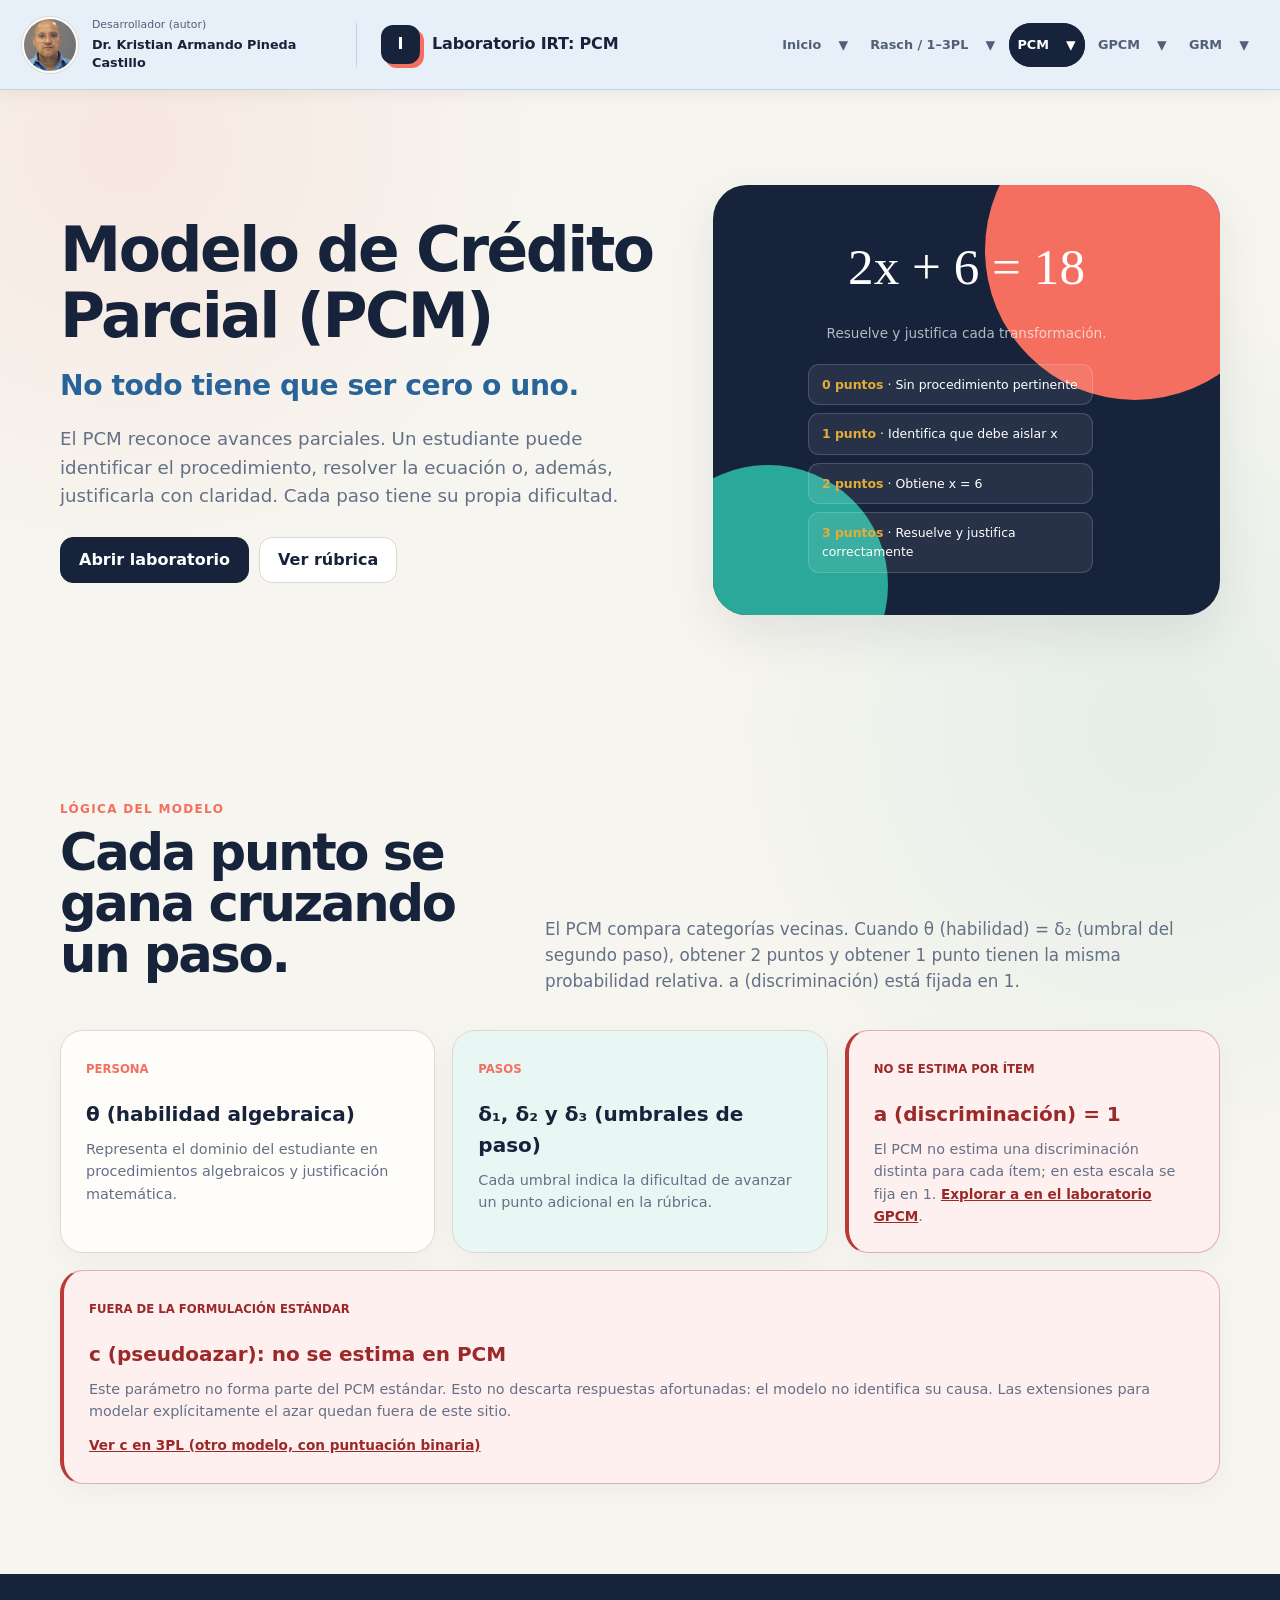
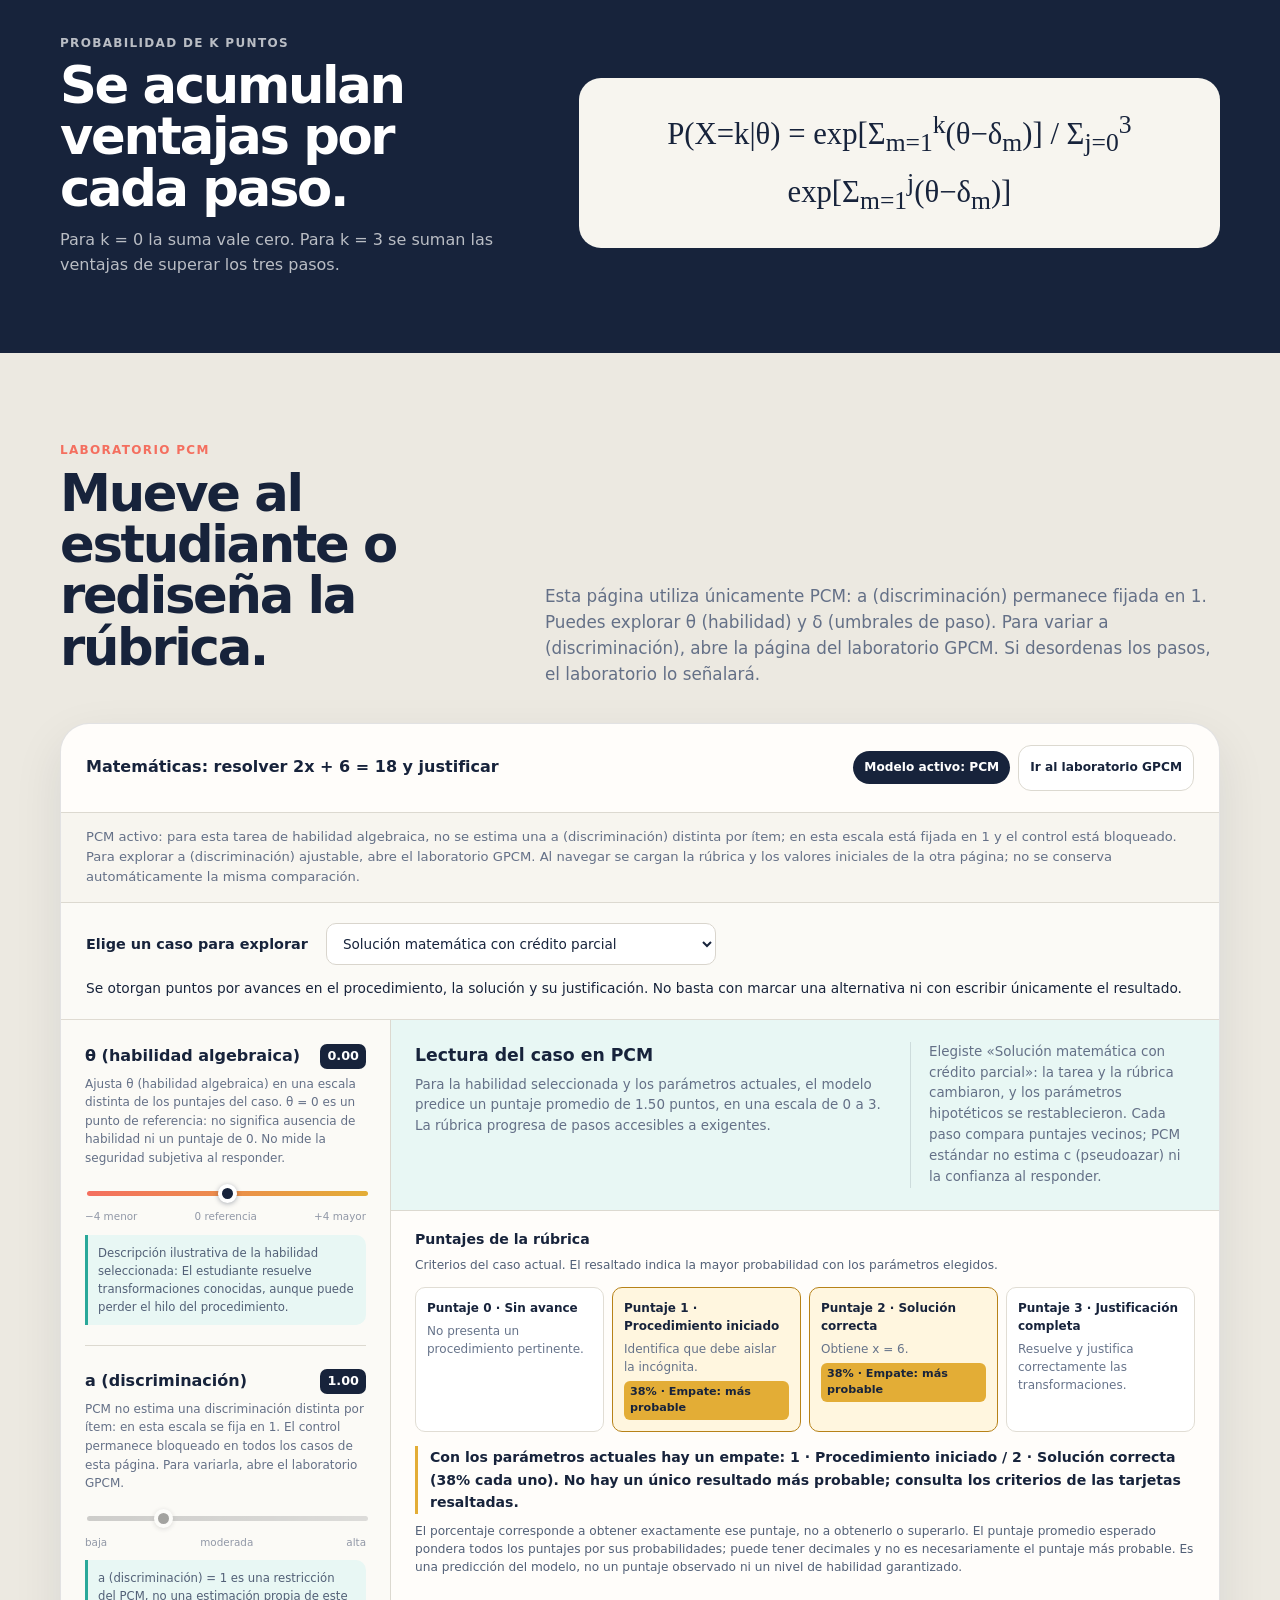
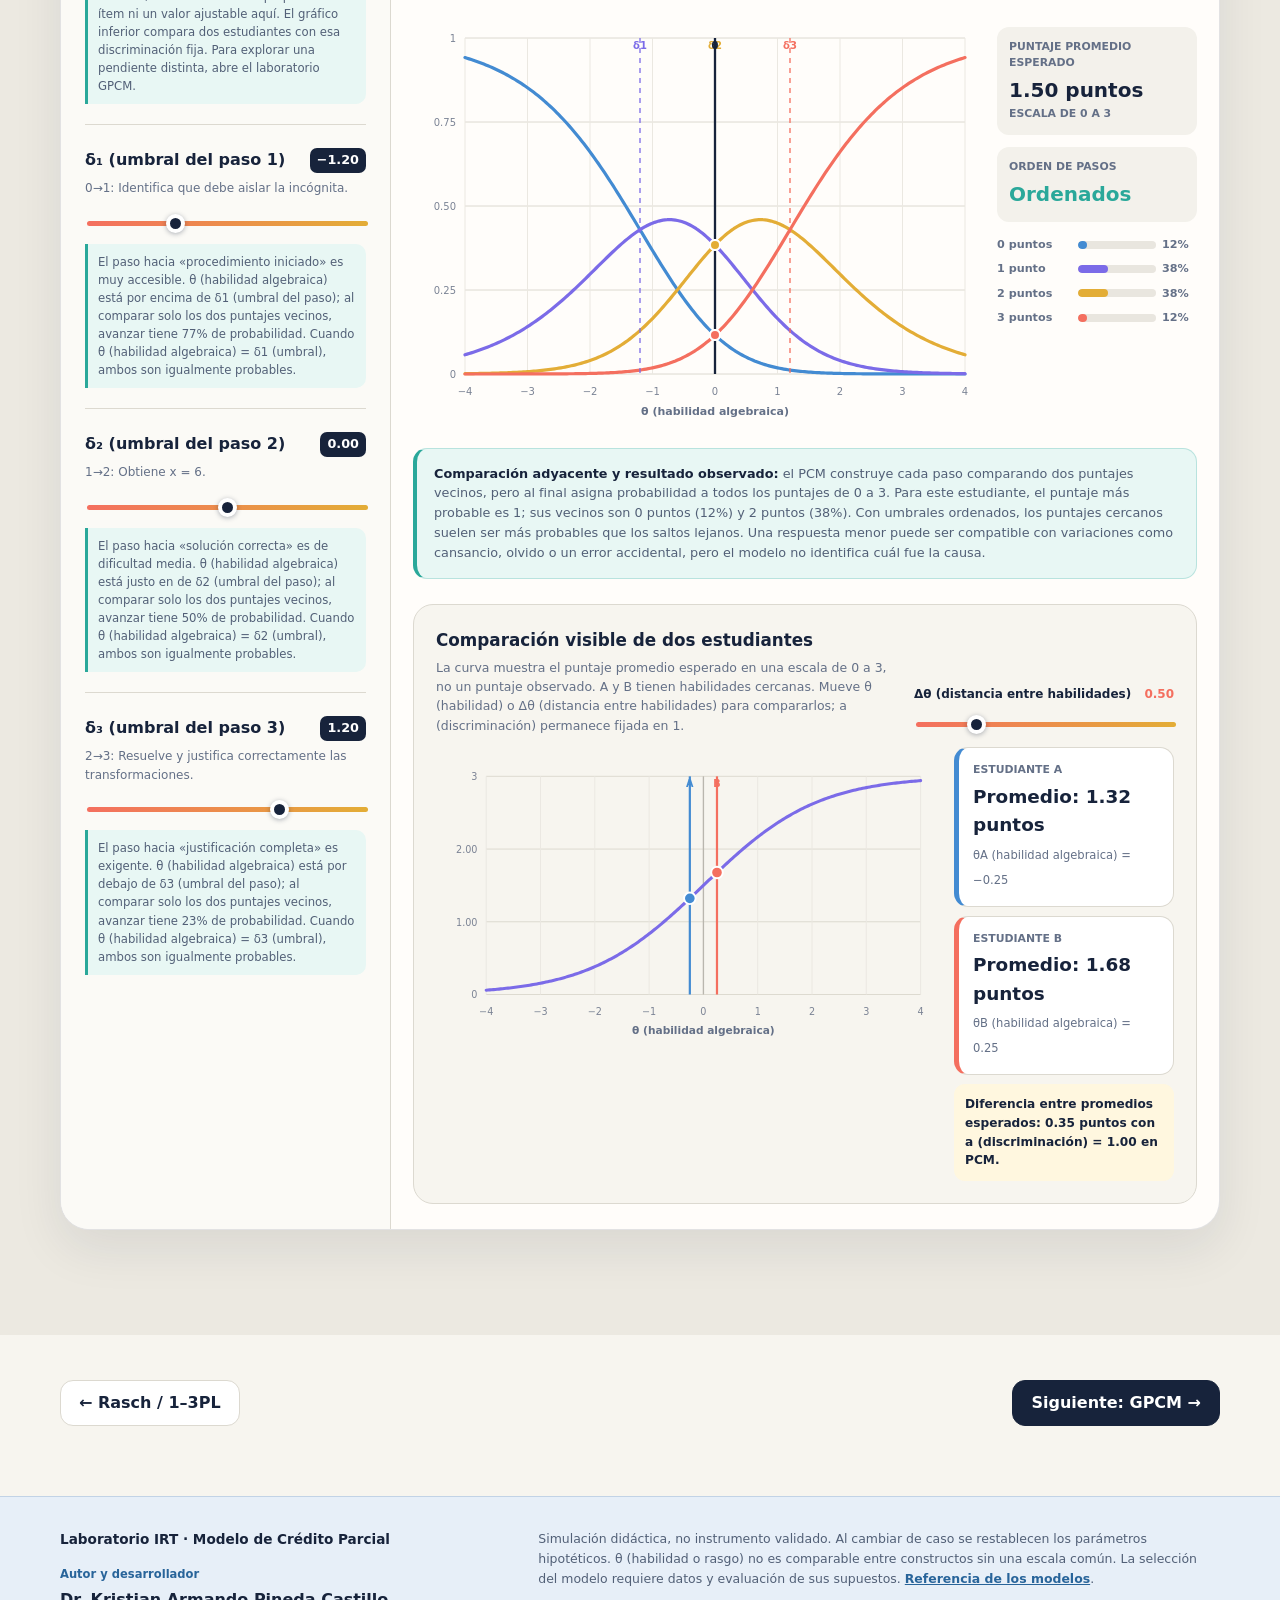
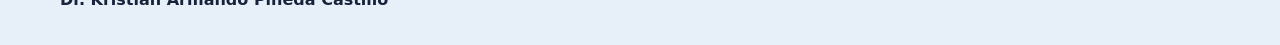
<file: pcm.html>
<!doctype html>
<html lang="es">
<head>
  <meta charset="utf-8">
  <meta name="viewport" content="width=device-width, initial-scale=1">
  <meta name="description" content="Laboratorio interactivo del Modelo de Crédito Parcial (PCM).">
  <title>PCM · Laboratorio IRT</title>
  <link rel="stylesheet" href="lab-common.css?v=accordion-nav-17">
  <link rel="stylesheet" href="author-header.css?v=accordion-nav-17">
  <link rel="stylesheet" href="lab-cases.css?v=accordion-nav-17">
  <style>
    .rubric { display:grid; gap:8px; margin-top:20px; width:min(420px,90%); }
    .rubric div { position:relative; z-index:2; padding:10px 13px; border:1px solid rgba(255,255,255,.16); border-radius:11px; background:rgba(255,255,255,.07); font-family:system-ui; font-size:.78rem; text-align:left; }
    .rubric b { color:var(--gold); }
  </style>
  <link rel="stylesheet" href="hero-heading.css?v=accordion-nav-17">
  <link rel="stylesheet" href="site-footer.css?v=accordion-nav-17">
  <script src="site-navigation.js?v=accordion-nav-17" defer></script>
</head>
<body>
  <header class="site-header">
    <div class="author-profile">
      <span class="author-avatar"><img src="assets/kristian-pineda-castillo.jpg" width="624" height="671" alt="Retrato del Dr. Kristian Armando Pineda Castillo"></span>
      <div class="site-author"><span class="author-role">Desarrollador (autor)</span><strong>Dr. Kristian Armando Pineda Castillo</strong></div>
    </div>
    <div class="header-links">
    <a class="brand" href="index.html?v=accordion-nav-17" aria-label="Ir a la portada de Laboratorio IRT"><span class="brand-mark">I</span><span>Laboratorio IRT<span class="brand-page-name">: PCM</span></span></a>
    <button class="mobile-nav-toggle" id="modelNavToggle" type="button" aria-expanded="false" aria-controls="modelNavBand" aria-label="Mostrar menú de modelos" hidden>Menú</button>
    <div class="model-nav-band" id="modelNavBand">
    <nav class="site-nav" aria-label="Modelos">
      <a href="index.html?v=accordion-nav-17#inicio">Inicio</a><a href="rasch.html?v=accordion-nav-17#inicio">Rasch / 1–3PL</a>
      <a class="active" aria-current="page" href="pcm.html?v=accordion-nav-17#inicio">PCM</a><a href="gpcm.html?v=accordion-nav-17#inicio">GPCM</a><a href="grm.html?v=accordion-nav-17#inicio">GRM</a>
    </nav>
    </div>
    </div>
  </header>

  <main>
    <section class="wrap hero" id="inicio">
      <div>
        <h1 class="hero-title">Modelo de Crédito Parcial (PCM)</h1>
        <p class="hero-subtitle">No todo tiene que ser cero o uno.</p>
        <p class="lede">El PCM reconoce avances parciales. Un estudiante puede identificar el procedimiento, resolver la ecuación o, además, justificarla con claridad. Cada paso tiene su propia dificultad.</p>
        <div class="hero-actions"><a class="button primary" href="#laboratorio">Abrir laboratorio</a><a class="button" href="#rubrica">Ver rúbrica</a></div>
      </div>
      <div class="hero-art">
        <div class="hero-equation">2x + 6 = 18
          <small>Resuelve y justifica cada transformación.</small>
          <div class="rubric">
            <div><b>0 puntos</b> · Sin procedimiento pertinente</div>
            <div><b>1 punto</b> · Identifica que debe aislar x</div>
            <div><b>2 puntos</b> · Obtiene x = 6</div>
            <div><b>3 puntos</b> · Resuelve y justifica correctamente</div>
          </div>
        </div>
      </div>
    </section>

    <section class="section wrap" id="rubrica">
      <div class="section-head">
        <div><p class="kicker">Lógica del modelo</p><h2>Cada punto se gana cruzando un paso.</h2></div>
        <p class="section-copy">El PCM compara categorías vecinas. Cuando θ (habilidad) = δ₂ (umbral del segundo paso), obtener 2 puntos y obtener 1 punto tienen la misma probabilidad relativa. a (discriminación) está fijada en 1.</p>
      </div>
      <div class="cards">
        <article class="card"><span class="card-tag">Persona</span><h3>θ (habilidad algebraica)</h3><p>Representa el dominio del estudiante en procedimientos algebraicos y justificación matemática.</p></article>
        <article class="card"><span class="card-tag">Pasos</span><h3>δ₁, δ₂ y δ₃ (umbrales de paso)</h3><p>Cada umbral indica la dificultad de avanzar un punto adicional en la rúbrica.</p></article>
        <article class="card parameter-restriction"><span class="card-tag">No se estima por ítem</span><h3>a (discriminación) = 1</h3><p>El PCM no estima una discriminación distinta para cada ítem; en esta escala se fija en 1. <a href="gpcm.html?v=accordion-nav-17#laboratorio">Explorar a en el laboratorio GPCM</a>.</p></article>
        <article class="card parameter-exclusion"><span class="card-tag">Fuera de la formulación estándar</span><h3>c (pseudoazar): no se estima en PCM</h3><p>Este parámetro no forma parte del PCM estándar. Esto no descarta respuestas afortunadas: el modelo no identifica su causa. Las extensiones para modelar explícitamente el azar quedan fuera de este sitio.</p><a href="rasch.html?v=accordion-nav-17&amp;case=choice&amp;model=3pl#laboratorio">Ver c en 3PL (otro modelo, con puntuación binaria)</a></article>
      </div>
    </section>

    <section class="formula-strip" id="formula">
      <div class="wrap formula-grid">
        <div><p class="kicker">Probabilidad de k puntos</p><h2>Se acumulan ventajas por cada paso.</h2><p>Para k = 0 la suma vale cero. Para k = 3 se suman las ventajas de superar los tres pasos.</p></div>
        <div class="formula-box">P(X=k|θ) = exp[Σ<sub>m=1</sub><sup>k</sup>(θ−δ<sub>m</sub>)] / Σ<sub>j=0</sub><sup>3</sup> exp[Σ<sub>m=1</sub><sup>j</sup>(θ−δ<sub>m</sub>)]</div>
      </div>
    </section>

    <section class="lab-section" id="laboratorio">
      <div class="wrap">
        <div class="section-head">
          <div><p class="kicker">Laboratorio PCM</p><h2>Mueve al estudiante o rediseña la rúbrica.</h2></div>
          <p class="section-copy">Esta página utiliza únicamente PCM: a (discriminación) permanece fijada en 1. Puedes explorar θ (habilidad) y δ (umbrales de paso). Para variar a (discriminación), abre la página del laboratorio GPCM. Si desordenas los pasos, el laboratorio lo señalará.</p>
        </div>
        <div class="lab-shell">
          <div class="lab-head">
            <h3 id="taskTitle">Ítem: resolver 2x + 6 = 18 y justificar</h3>
            <div class="model-navigation">
              <span class="model-badge">Modelo activo: PCM</span>
              <a id="otherCreditLab" class="button model-lab-link" href="gpcm.html?v=accordion-nav-17#laboratorio" aria-describedby="creditModelNote">Ir al laboratorio GPCM</a>
            </div>
          </div>
          <p class="model-note" id="creditModelNote" aria-live="polite">PCM activo: no se estima una a (discriminación) distinta para cada ítem; en esta escala está fijada en 1. Para explorar ese parámetro, abre el laboratorio GPCM. Al navegar se cargan la rúbrica y los valores iniciales de la otra página.</p>
          <section class="case-panel" aria-label="Caso didáctico y criterios metodológicos">
            <div class="case-picker"><label for="caseSelect">Elige un caso para explorar</label><select id="caseSelect" aria-describedby="caseCaution"></select></div>
            <p class="case-description" id="caseDescription"></p>
          </section>
          <div class="lab-grid">
            <aside class="controls">
              <div class="control">
                <label for="theta"><span id="thetaName">θ (habilidad algebraica)</span> <output id="thetaOut">0.00</output></label>
                <p class="control-help" id="thetaContext">θ usa una escala distinta de los puntajes. θ = 0 es un punto de referencia, no ausencia de habilidad ni un puntaje de 0.</p>
                <input id="theta" type="range" min="-4" max="4" step=".05" value="0" aria-describedby="thetaContext">
                <div class="ticks"><span>−4 menor</span><span>0 referencia</span><span>+4 mayor</span></div>
                <p class="control-reading" id="thetaRead"></p>
              </div>
              <div class="control">
                <label for="disc">a (discriminación) <output id="discOut">1.00</output></label>
                <p class="control-help">PCM no estima una discriminación distinta por ítem: en esta escala se fija en 1. El control permanece bloqueado en todos los casos de esta página. Para variarla, abre el laboratorio GPCM.</p>
                <input id="disc" type="range" min=".25" max="3.2" step=".05" value="1" disabled aria-describedby="discRead">
                <div class="ticks"><span>baja</span><span>moderada</span><span>alta</span></div>
                <p class="control-reading" id="discRead"></p>
              </div>
              <div class="control">
                <label for="d1">δ₁ (umbral del paso 1) <output id="d1Out">−1.20</output></label>
                <p class="control-help" id="d1Context">De 0 a 1 punto: iniciar un procedimiento pertinente.</p>
                <input id="d1" type="range" min="-3" max="3" step=".05" value="-1.2">
                <p class="control-reading" id="d1Read"></p>
              </div>
              <div class="control">
                <label for="d2">δ₂ (umbral del paso 2) <output id="d2Out">0.00</output></label>
                <p class="control-help" id="d2Context">De 1 a 2 puntos: obtener correctamente x = 6.</p>
                <input id="d2" type="range" min="-3" max="3" step=".05" value="0">
                <p class="control-reading" id="d2Read"></p>
              </div>
              <div class="control">
                <label for="d3">δ₃ (umbral del paso 3) <output id="d3Out">1.20</output></label>
                <p class="control-help" id="d3Context">De 2 a 3 puntos: justificar con coherencia cada transformación.</p>
                <input id="d3" type="range" min="-3" max="3" step=".05" value="1.2">
                <p class="control-reading" id="d3Read"></p>
              </div>
            </aside>
            <div class="main-panel">
              <div class="interpretation" aria-live="polite">
                <div><h3 id="generalTitle"></h3><p id="generalText"></p></div>
                <p class="change" id="changeText"></p>
              </div>
              <section class="chart-rubric" aria-labelledby="chartRubricTitle">
                <h4 id="chartRubricTitle">Puntajes de la rúbrica</h4>
                <p class="chart-rubric-caption">Criterios del caso actual. El resaltado indica la mayor probabilidad con los parámetros elegidos.</p>
                <ul class="case-rubric" id="caseRubric" aria-label="Criterios de puntuación del caso"></ul>
                <p class="rubric-reading" id="rubricReading" aria-live="polite" aria-atomic="true" aria-describedby="rubricNote"></p>
                <p class="rubric-note" id="rubricNote"></p>
              </section>
              <div class="chart-area">
                <svg class="chart" id="chart" role="img" aria-label="Curvas de categorías del PCM"></svg>
                <aside class="side-readout">
                  <div class="metric"><small>Puntaje promedio esperado</small><strong id="expectedMetric"></strong><small>Escala de 0 a 3</small></div>
                  <div class="metric"><small>Orden de pasos</small><strong id="orderMetric"></strong></div>
                  <div class="prob-list" id="probList"></div>
                </aside>
              </div>
              <p class="probability-note" id="probabilityNote" aria-live="polite"></p>
              <section class="comparison-lab" id="comparacion-personas">
                <div class="comparison-head">
                  <div>
                    <h3>Comparación visible de dos estudiantes</h3>
                    <p>La curva muestra el puntaje promedio esperado en una escala de 0 a 3, no un puntaje observado. A y B tienen habilidades cercanas. Mueve θ (habilidad) o Δθ (distancia entre habilidades) para compararlos; a (discriminación) permanece fijada en 1.</p>
                  </div>
                  <div class="comparison-control">
                    <label for="personGap">Δθ (distancia entre habilidades) <output id="personGapOut">0.50</output></label>
                    <input id="personGap" type="range" min=".10" max="2" step=".10" value=".50">
                  </div>
                </div>
                <div class="comparison-grid">
                  <svg class="comparison-chart" id="personChart" role="img" aria-label="Comparación del puntaje promedio esperado de dos estudiantes, en una escala de 0 a 3"></svg>
                  <div class="person-results">
                    <div class="person-card a"><small>Estudiante A</small><strong id="personAResult"></strong><span id="personATheta"></span></div>
                    <div class="person-card b"><small>Estudiante B</small><strong id="personBResult"></strong><span id="personBTheta"></span></div>
                    <div class="comparison-difference" id="personDifference"></div>
                  </div>
                </div>
              </section>
            </div>
          </div>
        </div>
      </div>
    </section>

    <div class="wrap back-next"><a class="button" href="rasch.html?v=accordion-nav-17">← Rasch / 1–3PL</a><a class="button primary" href="gpcm.html?v=accordion-nav-17">Siguiente: GPCM →</a></div>
  </main>
  <footer class="site-footer">
    <div class="wrap site-footer-inner">
      <div><p class="site-footer-title">Laboratorio IRT · Modelo de Crédito Parcial</p><p class="site-footer-role">Autor y desarrollador</p><strong class="site-footer-author">Dr. Kristian Armando Pineda Castillo</strong></div>
      <p class="site-footer-note" id="caseCaution">Simulación didáctica, no instrumento validado. Al cambiar de caso se restablecen los parámetros hipotéticos. θ (habilidad o rasgo) no es comparable entre constructos sin una escala común. La selección del modelo requiere datos y evaluación de sus supuestos. <a href="https://philchalmers.github.io/mirt/reference/mirt.html">Referencia de los modelos</a>.</p>
    </div>
  </footer>

  <script src="lab-utils.js"></script>
  <script src="lab-cases.js?v=accordion-nav-17"></script>
  <script>
    (() => {
      const $ = id => document.getElementById(id);
      const theta = $("theta");
      const disc = $("disc");
      const personGap = $("personGap");
      const deltas = [$("d1"),$("d2"),$("d3")];
      const model = "pcm";
      let changed = "theta";
      let example = IRTExamples.setup("pcm");

      function probabilities(t, ds) {
        const logits = [0];
        let accumulated = 0;
        ds.forEach(delta => { accumulated += t - delta; logits.push(accumulated); });
        return IRT.softmax(logits);
      }

      function state() { return { t:+theta.value, a:1, ds:deltas.map(input => +input.value) }; }

      function stepText(index, delta, t, a) {
        const action = example.levels[index + 1].name.toLowerCase();
        const demand = delta < -.8 ? "muy accesible" : delta > .8 ? "exigente" : "de dificultad media";
        const adjacent = IRT.logistic(a * (t - delta));
        const relation = t > delta + .05 ? "está por encima" : t < delta - .05 ? "está por debajo" : "está justo en";
        return `El paso hacia «${action}» es ${demand}. θ (${example.construct}) ${relation} de δ${index+1} (umbral del paso); al comparar solo los dos puntajes vecinos, avanzar tiene ${Math.round(adjacent*100)}% de probabilidad. Cuando θ (${example.construct}) = δ${index+1} (umbral), ambos son igualmente probables.`;
      }

      function render() {
        const s = state();
        const probs = probabilities(s.t,s.ds);
        const modelName = model.toUpperCase();
        const mode = probs.indexOf(Math.max(...probs));
        const expected = probs.reduce((sum,p,i) => sum+p*i,0);
        const ordered = s.ds.every((d,i) => i === 0 || d > s.ds[i-1]);
        $("thetaOut").textContent = IRT.fmt(s.t);
        $("discOut").textContent = IRT.fmt(s.a);
        $("creditModelNote").textContent = `PCM activo: para esta tarea de ${example.construct}, no se estima una a (discriminación) distinta por ítem; en esta escala está fijada en 1 y el control está bloqueado. Para explorar a (discriminación) ajustable, abre el laboratorio GPCM. Al navegar se cargan la rúbrica y los valores iniciales de la otra página; no se conserva automáticamente la misma comparación.`;
        IRTExamples.renderMethod("pcm",example,model);
        IRTExamples.renderResponse("pcm",example,probs);
        $("discRead").textContent = "a (discriminación) = 1 es una restricción del PCM, no una estimación propia de este ítem ni un valor ajustable aquí. El gráfico inferior compara dos estudiantes con esa discriminación fija. Para explorar una pendiente distinta, abre el laboratorio GPCM.";
        deltas.forEach((input,i) => { $(`d${i+1}Out`).textContent = IRT.fmt(s.ds[i]); $(`d${i+1}Read`).textContent = stepText(i,s.ds[i],s.t,s.a); });
        $("thetaRead").textContent = `Descripción ilustrativa de la habilidad seleccionada: ${IRTExamples.describe(example,s.t)}`;
        $("expectedMetric").textContent = `${expected.toFixed(2)} puntos`;
        $("orderMetric").textContent = ordered ? "Ordenados" : "Desordenados";
        $("orderMetric").style.color = ordered ? "#2aa89a" : "#f46f5f";
        $("generalTitle").textContent = "Lectura del caso en PCM";
        $("generalText").textContent = `${IRTExamples.expectedReading("pcm",example,expected)} ${ordered
          ? "La rúbrica progresa de pasos accesibles a exigentes."
          : "Algún paso posterior es más fácil que uno anterior. Esto puede hacer que una categoría intermedia casi nunca sea la más probable y merece revisión."}`;
        const lowerScore = mode - 1;
        const upperScore = mode + 1;
        const lower = mode > 0 ? `${lowerScore} ${lowerScore === 1 ? "punto" : "puntos"} (${Math.round(probs[lowerScore] * 100)}%)` : "ningún puntaje inferior";
        const upper = mode < probs.length - 1 ? `${upperScore} ${upperScore === 1 ? "punto" : "puntos"} (${Math.round(probs[upperScore] * 100)}%)` : "ningún puntaje superior";
        $("probabilityNote").innerHTML = `<strong>Comparación adyacente y resultado observado:</strong> el ${modelName} construye cada paso comparando dos puntajes vecinos, pero al final asigna probabilidad a todos los puntajes de 0 a 3. Para este estudiante, el puntaje más probable es ${mode}; sus vecinos son ${lower} y ${upper}. Con umbrales ordenados, los puntajes cercanos suelen ser más probables que los saltos lejanos. Una respuesta menor puede ser compatible con variaciones como cansancio, olvido o un error accidental, pero el modelo no identifica cuál fue la causa.`;
        $("changeText").textContent = changed === "theta"
          ? `Cambiaste θ (${example.construct}): observas a otro estudiante; los criterios de puntuación permanecen iguales.`
          : changed === "case" ? `Elegiste «${example.label}»: la tarea y la rúbrica cambiaron, y los parámetros hipotéticos se restablecieron. Cada paso compara puntajes vecinos; ${model.toUpperCase()} estándar no estima c (pseudoazar) ni la confianza al responder.`
          : changed === "gap" ? "Cambiaste Δθ (distancia entre habilidades): acercaste o separaste a los estudiantes A y B, sin modificar la rúbrica."
          : `Cambiaste δ${changed} (umbral del paso): modificaste la dificultad de ganar el punto ${changed}, sin cambiar al estudiante ni los otros pasos.`;
        renderProbs(probs);
        renderChart(s);
        renderPersonComparison(s);
      }

      function renderProbs(probs) {
        $("probList").innerHTML = probs.map((p,i) =>
          `<div class="prob-row"><span>${i} ${i === 1 ? "punto" : "puntos"}</span><div class="track"><div class="fill" style="width:${p*100}%;background:${IRT.colors[i]}"></div></div><span>${Math.round(p*100)}%</span></div>`
        ).join("");
      }

      function renderChart(s) {
        const svg = $("chart");
        svg.setAttribute("aria-label",`Curvas de categorías del ${model.toUpperCase()}: ${example.label}`);
        const chart = IRT.setupChart(svg,{xLabel:`θ (${example.construct})`});
        const xs = Array.from({length:241},(_,i)=>-4+i*8/240);
        for (let k=0;k<4;k++) IRT.drawLine(chart.plot,xs.map(x=>({x,y:probabilities(x,s.ds)[k]})),chart,IRT.colors[k]);
        s.ds.forEach((delta,i)=>IRT.drawVertical(chart,delta,`δ${i+1}`,IRT.colors[i+1],true));
        IRT.drawVertical(chart,s.t,"θ");
        probabilities(s.t,s.ds).forEach((p,i)=>chart.plot.appendChild(IRT.svgEl("circle",{cx:chart.xScale(s.t),cy:chart.yScale(p),r:5,fill:IRT.colors[i],stroke:"white","stroke-width":2})));
      }

      function expectedScore(t,ds) {
        return probabilities(t,ds).reduce((sum,p,i)=>sum+p*i,0);
      }

      function renderPersonComparison(s) {
        const gap = +personGap.value;
        const thetaA = Math.max(-4,s.t-gap/2);
        const thetaB = Math.min(4,s.t+gap/2);
        const scoreA = expectedScore(thetaA,s.ds);
        const scoreB = expectedScore(thetaB,s.ds);
        $("personGapOut").textContent = IRT.fmt(thetaB-thetaA);
        $("personAResult").textContent = `Promedio: ${scoreA.toFixed(2)} puntos`;
        $("personBResult").textContent = `Promedio: ${scoreB.toFixed(2)} puntos`;
        $("personATheta").textContent = `θA (${example.construct}) = ${IRT.fmt(thetaA)}`;
        $("personBTheta").textContent = `θB (${example.construct}) = ${IRT.fmt(thetaB)}`;
        $("personDifference").textContent = `Diferencia entre promedios esperados: ${(scoreB-scoreA).toFixed(2)} puntos con a (discriminación) = ${IRT.fmt(s.a)} en ${model.toUpperCase()}.`;
        const chart = IRT.setupChart($("personChart"),{xLabel:`θ (${example.construct})`,yMax:3,yTicks:[0,1,2,3]});
        const xs = Array.from({length:241},(_,i)=>-4+i*8/240);
        IRT.drawLine(chart.plot,xs.map(x=>({x,y:expectedScore(x,s.ds)})),chart,"#7b6be8");
        IRT.drawVertical(chart,thetaA,"A","#438bd2");
        IRT.drawVertical(chart,thetaB,"B","#f46f5f");
        [{t:thetaA,y:scoreA,color:"#438bd2"},{t:thetaB,y:scoreB,color:"#f46f5f"}].forEach(person=>chart.plot.appendChild(IRT.svgEl("circle",{cx:chart.xScale(person.t),cy:chart.yScale(person.y),r:6,fill:person.color,stroke:"white","stroke-width":2})));
      }

      function selectExample(key) {
        example = IRTExamples.cases.pcm.find(item => item.key === key) || IRTExamples.cases.pcm[0];
        theta.value = 0;
        disc.value = 1;
        disc.disabled = true;
        deltas.forEach((input,i)=>input.value = [-1.2,0,1.2][i]);
        personGap.value = .5;
        IRTExamples.render("pcm",example,model);
        changed = "case";
        render();
      }

      theta.addEventListener("input",()=>{changed="theta";render();});
      personGap.addEventListener("input",()=>{changed="gap";render();});
      deltas.forEach((input,i)=>input.addEventListener("input",()=>{changed=String(i+1);render();}));
      $("caseSelect").addEventListener("change",()=>selectExample($("caseSelect").value));
      window.addEventListener("resize",render);
      selectExample(example.key);
    })();
  </script>
</body>
</html>
</file>
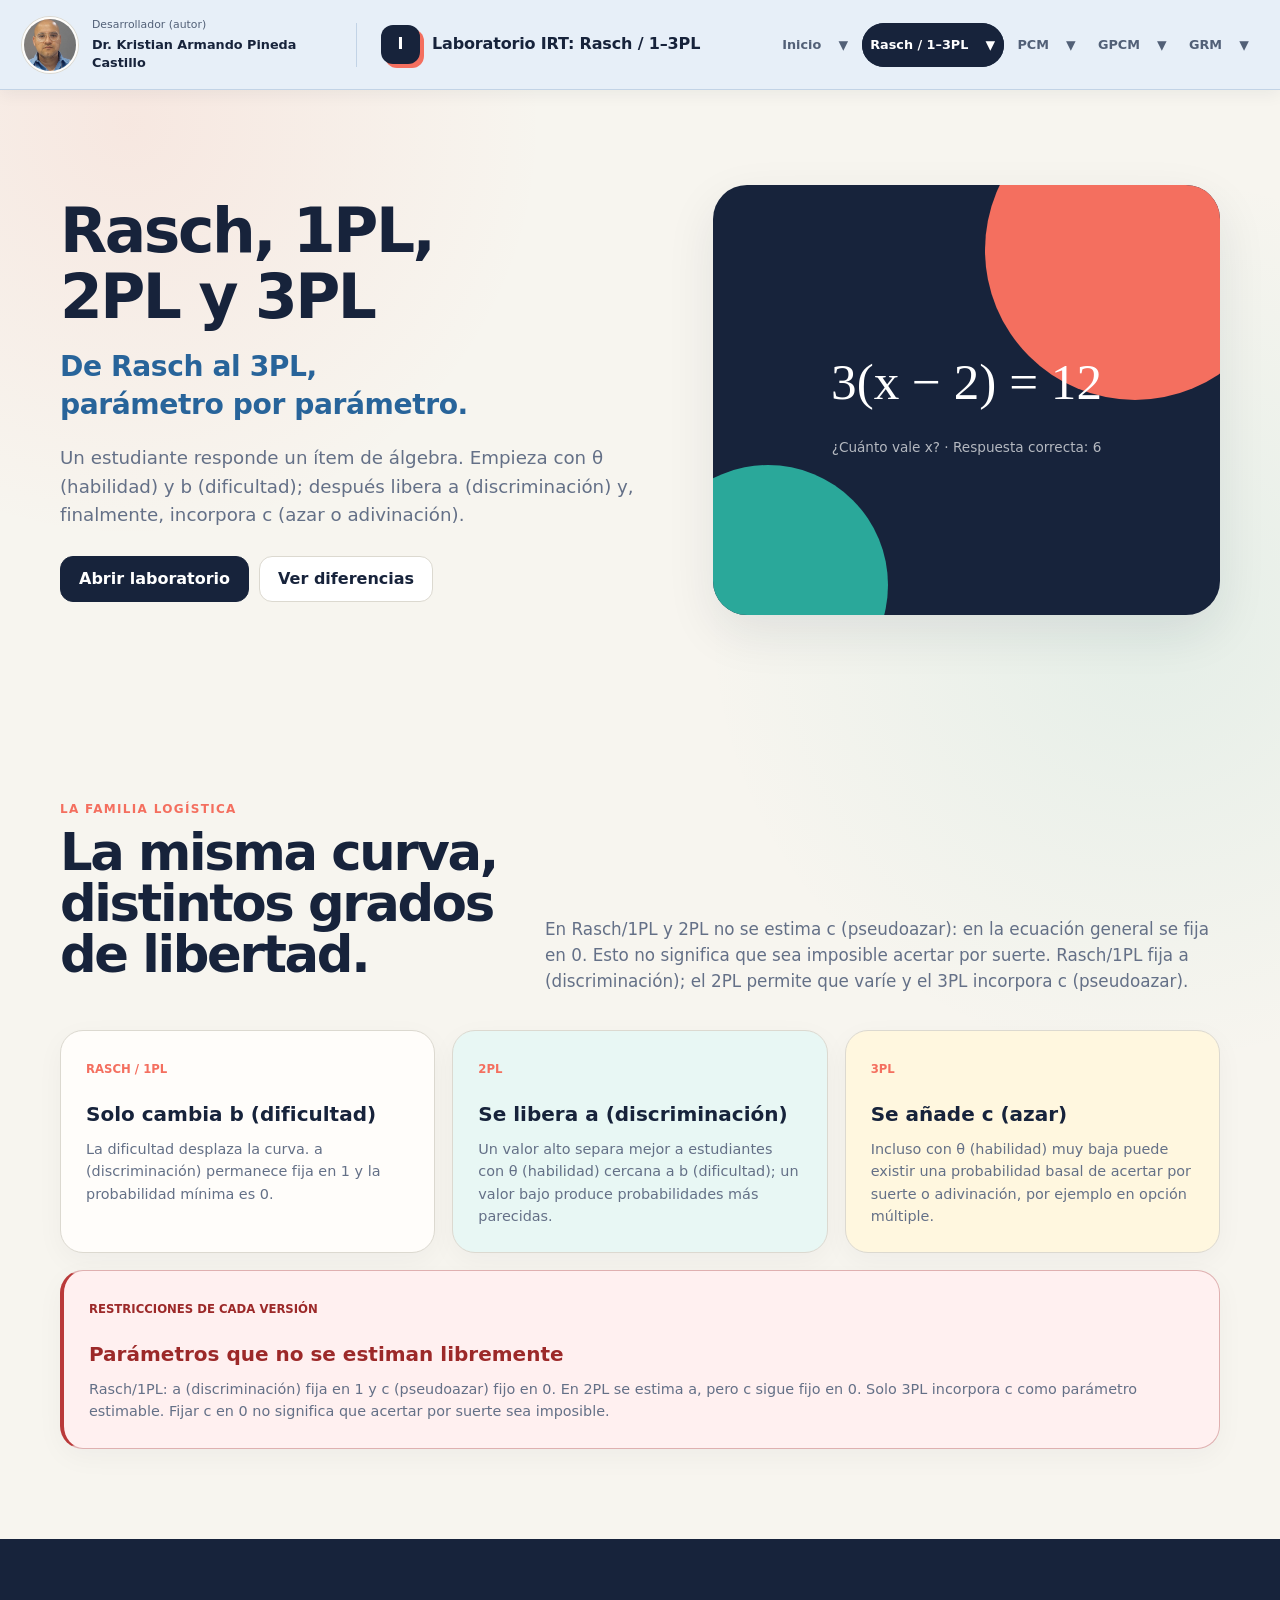
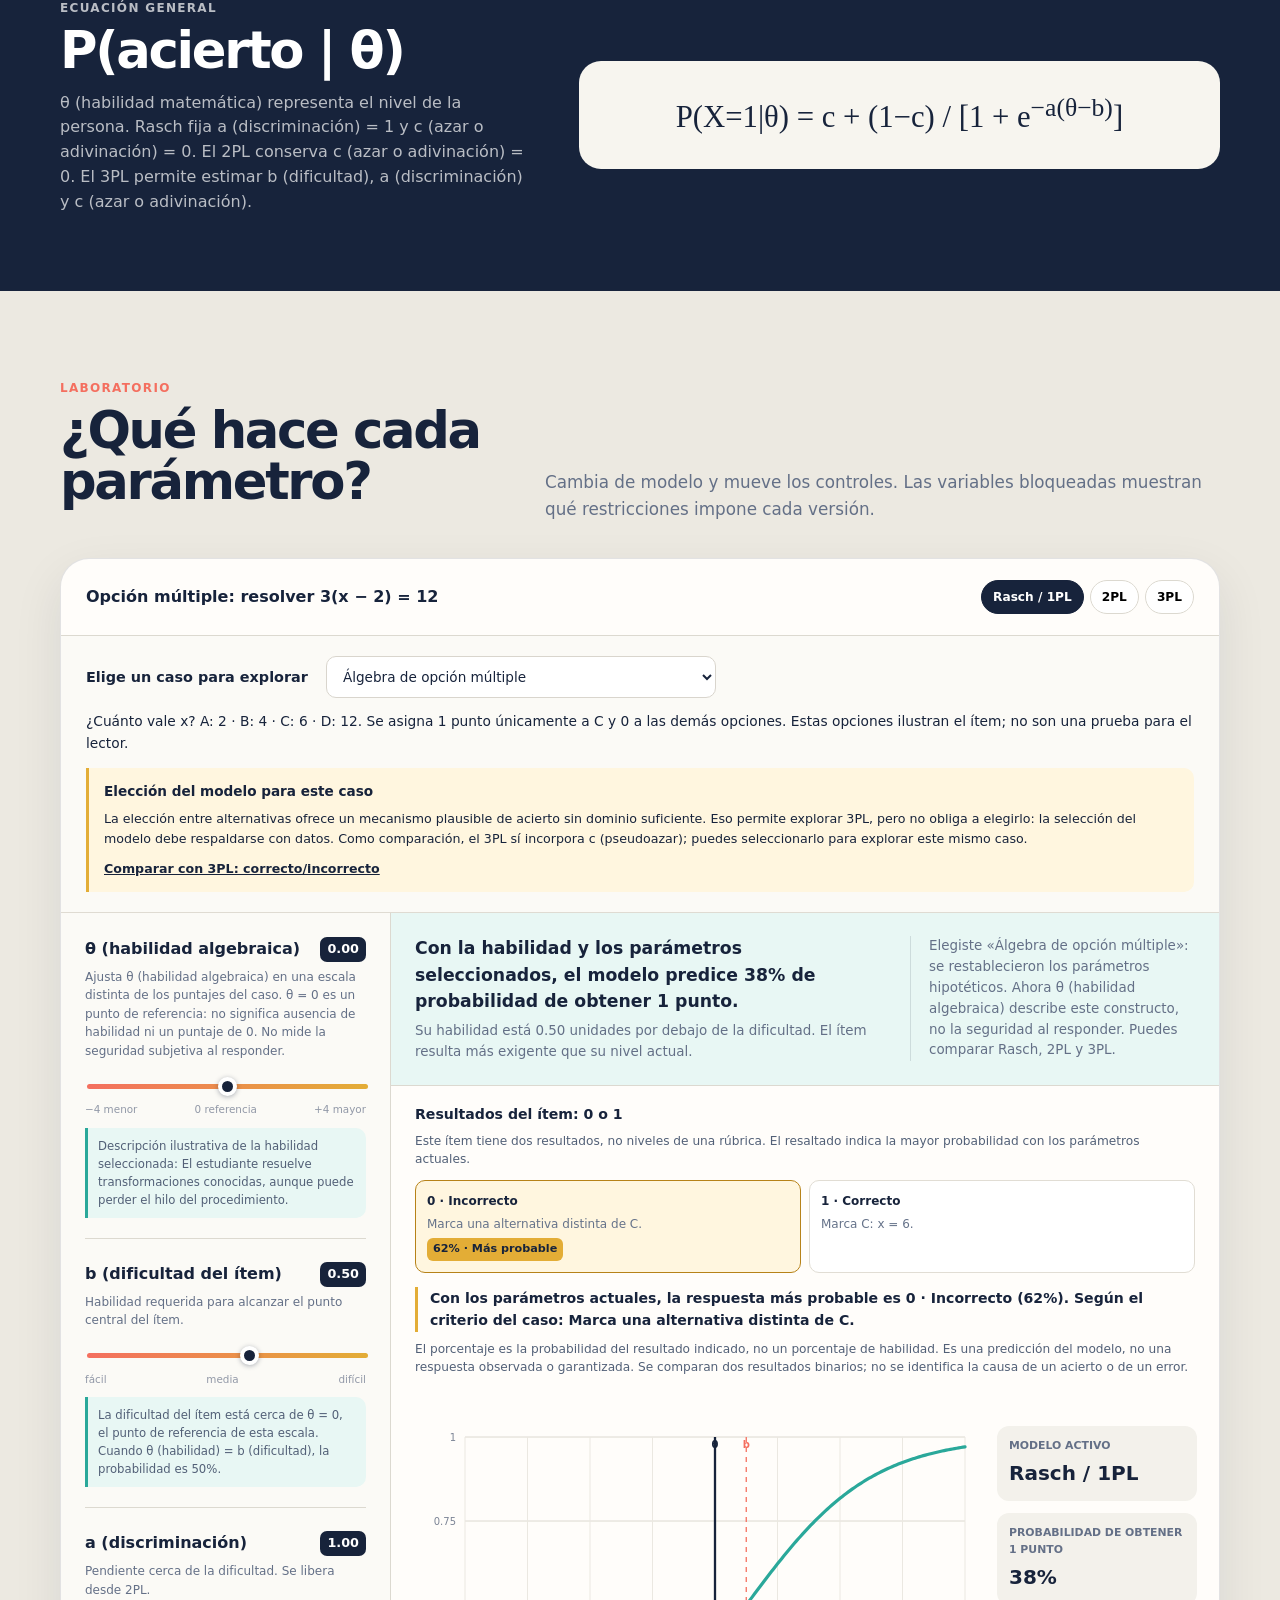
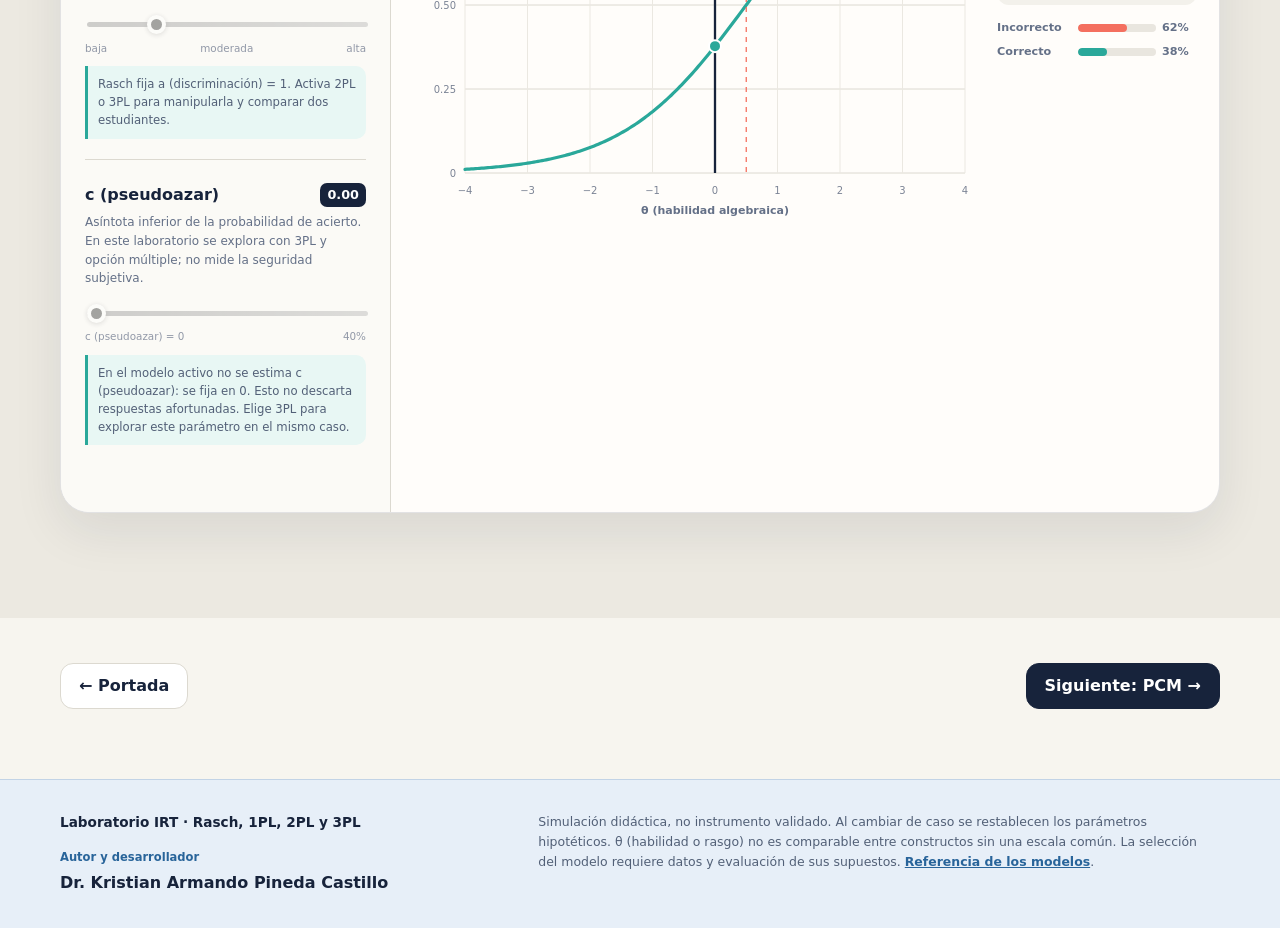
<file: rasch.html>
<!doctype html>
<html lang="es">
<head>
  <meta charset="utf-8">
  <meta name="viewport" content="width=device-width, initial-scale=1">
  <meta name="description" content="Laboratorio interactivo de los modelos Rasch, 1PL, 2PL y 3PL.">
  <title>Rasch y modelos 1PL–3PL · Laboratorio IRT</title>
  <link rel="stylesheet" href="lab-common.css?v=accordion-nav-17">
  <link rel="stylesheet" href="author-header.css?v=accordion-nav-17">
  <link rel="stylesheet" href="lab-cases.css?v=accordion-nav-17">
  <link rel="stylesheet" href="hero-heading.css?v=accordion-nav-17">
  <link rel="stylesheet" href="site-footer.css?v=accordion-nav-17">
  <script src="site-navigation.js?v=accordion-nav-17" defer></script>
</head>
<body>
  <header class="site-header">
    <div class="author-profile">
      <span class="author-avatar"><img src="assets/kristian-pineda-castillo.jpg" width="624" height="671" alt="Retrato del Dr. Kristian Armando Pineda Castillo"></span>
      <div class="site-author"><span class="author-role">Desarrollador (autor)</span><strong>Dr. Kristian Armando Pineda Castillo</strong></div>
    </div>
    <div class="header-links">
    <a class="brand" href="index.html?v=accordion-nav-17" aria-label="Ir a la portada de Laboratorio IRT"><span class="brand-mark">I</span><span>Laboratorio IRT<span class="brand-page-name">: Rasch / 1–3PL</span></span></a>
    <button class="mobile-nav-toggle" id="modelNavToggle" type="button" aria-expanded="false" aria-controls="modelNavBand" aria-label="Mostrar menú de modelos" hidden>Menú</button>
    <div class="model-nav-band" id="modelNavBand">
    <nav class="site-nav" aria-label="Modelos">
      <a href="index.html?v=accordion-nav-17#inicio">Inicio</a><a class="active" aria-current="page" href="rasch.html?v=accordion-nav-17#inicio">Rasch / 1–3PL</a>
      <a href="pcm.html?v=accordion-nav-17#inicio">PCM</a><a href="gpcm.html?v=accordion-nav-17#inicio">GPCM</a><a href="grm.html?v=accordion-nav-17#inicio">GRM</a>
    </nav>
    </div>
    </div>
  </header>

  <main>
    <section class="wrap hero" id="inicio">
      <div>
        <h1 class="hero-title">Rasch, 1PL, 2PL y 3PL</h1>
        <p class="hero-subtitle">De Rasch al 3PL, parámetro por parámetro.</p>
        <p class="lede">Un estudiante responde un ítem de álgebra. Empieza con θ (habilidad) y b (dificultad); después libera a (discriminación) y, finalmente, incorpora c (azar o adivinación).</p>
        <div class="hero-actions"><a class="button primary" href="#laboratorio">Abrir laboratorio</a><a class="button" href="#modelo">Ver diferencias</a></div>
      </div>
      <div class="hero-art">
        <div class="hero-equation">3(x − 2) = 12<small>¿Cuánto vale x? · Respuesta correcta: 6</small></div>
      </div>
    </section>

    <section class="section wrap" id="modelo">
      <div class="section-head">
        <div><p class="kicker">La familia logística</p><h2>La misma curva, distintos grados de libertad.</h2></div>
        <p class="section-copy">En Rasch/1PL y 2PL no se estima c (pseudoazar): en la ecuación general se fija en 0. Esto no significa que sea imposible acertar por suerte. Rasch/1PL fija a (discriminación); el 2PL permite que varíe y el 3PL incorpora c (pseudoazar).</p>
      </div>
      <div class="cards">
        <article class="card"><span class="card-tag">Rasch / 1PL</span><h3>Solo cambia b (dificultad)</h3><p>La dificultad desplaza la curva. a (discriminación) permanece fija en 1 y la probabilidad mínima es 0.</p></article>
        <article class="card"><span class="card-tag">2PL</span><h3>Se libera a (discriminación)</h3><p>Un valor alto separa mejor a estudiantes con θ (habilidad) cercana a b (dificultad); un valor bajo produce probabilidades más parecidas.</p></article>
        <article class="card"><span class="card-tag">3PL</span><h3>Se añade c (azar)</h3><p>Incluso con θ (habilidad) muy baja puede existir una probabilidad basal de acertar por suerte o adivinación, por ejemplo en opción múltiple.</p></article>
        <article class="card parameter-exclusion"><span class="card-tag">Restricciones de cada versión</span><h3>Parámetros que no se estiman libremente</h3><p>Rasch/1PL: a (discriminación) fija en 1 y c (pseudoazar) fijo en 0. En 2PL se estima a, pero c sigue fijo en 0. Solo 3PL incorpora c como parámetro estimable. Fijar c en 0 no significa que acertar por suerte sea imposible.</p></article>
      </div>
    </section>

    <section class="formula-strip" id="formula">
      <div class="wrap formula-grid">
        <div><p class="kicker">Ecuación general</p><h2>P(acierto | θ)</h2><p>θ (habilidad matemática) representa el nivel de la persona. Rasch fija a (discriminación) = 1 y c (azar o adivinación) = 0. El 2PL conserva c (azar o adivinación) = 0. El 3PL permite estimar b (dificultad), a (discriminación) y c (azar o adivinación).</p></div>
        <div class="formula-box">P(X=1|θ) = c + (1−c) / [1 + e<sup>−a(θ−b)</sup>]</div>
      </div>
    </section>

    <section class="lab-section" id="laboratorio">
      <div class="wrap">
        <div class="section-head">
          <div><p class="kicker">Laboratorio</p><h2>¿Qué hace cada parámetro?</h2></div>
          <p class="section-copy">Cambia de modelo y mueve los controles. Las variables bloqueadas muestran qué restricciones impone cada versión.</p>
        </div>
        <div class="lab-shell">
          <div class="lab-head">
            <h3 id="taskTitle">Ítem: resolver 3(x − 2) = 12</h3>
            <div class="model-tabs" role="group" aria-label="Modelo logístico" aria-describedby="caseMethod">
              <button type="button" class="model-tab active" data-model="rasch" aria-pressed="true">Rasch / 1PL</button>
              <button type="button" class="model-tab" data-model="2pl" aria-pressed="false">2PL</button>
              <button type="button" class="model-tab" data-model="3pl" aria-pressed="false">3PL</button>
            </div>
          </div>
          <section class="case-panel" aria-label="Caso didáctico y criterios metodológicos">
            <div class="case-picker"><label for="caseSelect">Elige un caso para explorar</label><select id="caseSelect" aria-describedby="caseCaution"></select></div>
            <p class="case-description" id="caseDescription"></p>
            <div class="case-method" aria-live="polite"><h4>Elección del modelo para este caso</h4><p id="caseMethod"></p><div class="case-links"><a id="caseLink"></a><a id="caseRelated" hidden></a></div></div>
          </section>
          <div class="lab-grid">
            <aside class="controls">
              <div class="control">
                <label for="theta"><span id="thetaName">θ (habilidad matemática)</span> <output id="thetaOut">0.00</output></label>
                <p class="control-help" id="thetaContext">θ usa una escala distinta de los puntajes. θ = 0 es un punto de referencia, no ausencia de habilidad ni un puntaje de 0.</p>
                <input id="theta" type="range" min="-4" max="4" step=".05" value="0" aria-describedby="thetaContext">
                <div class="ticks"><span>−4 menor</span><span>0 referencia</span><span>+4 mayor</span></div>
                <p class="control-reading" id="thetaRead"></p>
              </div>
              <div class="control">
                <label for="difficulty">b (dificultad del ítem) <output id="difficultyOut">0.50</output></label>
                <p class="control-help">Habilidad requerida para alcanzar el punto central del ítem.</p>
                <input id="difficulty" type="range" min="-3" max="3" step=".05" value=".5">
                <div class="ticks"><span>fácil</span><span>media</span><span>difícil</span></div>
                <p class="control-reading" id="difficultyRead"></p>
              </div>
              <div class="control">
                <label for="disc">a (discriminación) <output id="discOut">1.00</output></label>
                <p class="control-help">Pendiente cerca de la dificultad. Se libera desde 2PL.</p>
                <input id="disc" type="range" min=".25" max="3.5" step=".05" value="1" disabled>
                <div class="ticks"><span>baja</span><span>moderada</span><span>alta</span></div>
                <p class="control-reading" id="discRead"></p>
              </div>
              <div class="control">
                <label for="guess">c (pseudoazar) <output id="guessOut">0.00</output></label>
                <p class="control-help">Asíntota inferior de la probabilidad de acierto. En este laboratorio se explora con 3PL y opción múltiple; no mide la seguridad subjetiva.</p>
                <input id="guess" type="range" min="0" max=".4" step=".01" value="0" disabled>
                <div class="ticks"><span>c (pseudoazar) = 0</span><span>40%</span></div>
                <p class="control-reading" id="guessRead"></p>
              </div>
            </aside>
            <div class="main-panel">
              <div class="interpretation" aria-live="polite">
                <div><h3 id="generalTitle"></h3><p id="generalText"></p></div>
                <p class="change" id="changeText"></p>
              </div>
              <section class="chart-rubric" aria-labelledby="chartRubricTitle">
                <h4 id="chartRubricTitle">Resultados del ítem: 0 o 1</h4>
                <p class="chart-rubric-caption">Este ítem tiene dos resultados, no niveles de una rúbrica. El resaltado indica la mayor probabilidad con los parámetros actuales.</p>
                <ul class="case-rubric" id="caseRubric" aria-label="Criterios de puntuación del caso"></ul>
                <p class="rubric-reading" id="rubricReading" aria-live="polite" aria-atomic="true" aria-describedby="rubricNote"></p>
                <p class="rubric-note" id="rubricNote"></p>
              </section>
              <div class="chart-area">
                <svg class="chart" id="chart" role="img" aria-label="Curva característica del ítem"></svg>
                <aside class="side-readout">
                  <div class="metric"><small>Modelo activo</small><strong id="modelMetric">Rasch</strong></div>
                  <div class="metric"><small>Probabilidad de obtener 1 punto</small><strong id="probMetric">38%</strong></div>
                  <div class="prob-list">
                    <div class="prob-row"><span>Incorrecto</span><div class="track"><div class="fill" id="wrongBar" style="background:#f46f5f"></div></div><span id="wrongPct"></span></div>
                    <div class="prob-row"><span>Correcto</span><div class="track"><div class="fill" id="rightBar" style="background:#2aa89a"></div></div><span id="rightPct"></span></div>
                  </div>
                </aside>
              </div>
              <section class="comparison-lab" id="personComparison" hidden>
                <div class="comparison-head">
                  <div>
                    <h3>Comparación visible de discriminación</h3>
                    <p>La misma curva, dos estudiantes alrededor de θ (habilidad). Mueve a (discriminación) o cambia la distancia para observar cuánto se separan sus probabilidades.</p>
                  </div>
                  <div class="comparison-control">
                    <label for="personGap">Δθ (distancia entre habilidades) <output id="personGapOut">0.50</output></label>
                    <input id="personGap" type="range" min=".10" max="2" step=".10" value=".50">
                  </div>
                </div>
                <div class="comparison-grid">
                  <svg class="comparison-chart" id="personChart" role="img" aria-label="Comparación de probabilidad de acierto de dos estudiantes"></svg>
                  <div class="person-results">
                    <div class="person-card a"><small>Estudiante A</small><strong id="personAResult"></strong><span id="personATheta"></span></div>
                    <div class="person-card b"><small>Estudiante B</small><strong id="personBResult"></strong><span id="personBTheta"></span></div>
                    <div class="comparison-difference" id="personDifference"></div>
                  </div>
                </div>
              </section>
            </div>
          </div>
        </div>
      </div>
    </section>

    <div class="wrap back-next"><a class="button" href="index.html?v=accordion-nav-17">← Portada</a><a class="button primary" href="pcm.html?v=accordion-nav-17">Siguiente: PCM →</a></div>
  </main>
  <footer class="site-footer">
    <div class="wrap site-footer-inner">
      <div><p class="site-footer-title">Laboratorio IRT · Rasch, 1PL, 2PL y 3PL</p><p class="site-footer-role">Autor y desarrollador</p><strong class="site-footer-author">Dr. Kristian Armando Pineda Castillo</strong></div>
      <p class="site-footer-note" id="caseCaution">Simulación didáctica, no instrumento validado. Al cambiar de caso se restablecen los parámetros hipotéticos. θ (habilidad o rasgo) no es comparable entre constructos sin una escala común. La selección del modelo requiere datos y evaluación de sus supuestos. <a href="https://philchalmers.github.io/mirt/reference/mirt.html">Referencia de los modelos</a>.</p>
    </div>
  </footer>

  <script src="lab-utils.js"></script>
  <script src="lab-cases.js?v=accordion-nav-17"></script>
  <script>
    (() => {
      const $ = id => document.getElementById(id);
      const inputs = { theta: $("theta"), b: $("difficulty"), a: $("disc"), c: $("guess") };
      const personGap = $("personGap");
      let model = "rasch";
      let changed = "model";
      let example = IRTExamples.setup("rasch");

      function probability(theta, b, a, c) {
        return c + (1 - c) * IRT.logistic(a * (theta - b));
      }

      function state() {
        return { theta: +inputs.theta.value, b: +inputs.b.value, a: model === "rasch" ? 1 : +inputs.a.value, c: model === "3pl" && example.guessing ? +inputs.c.value : 0 };
      }

      function thetaDescription(theta) {
        return IRTExamples.describe(example,theta);
      }

      function render() {
        const s = state();
        const p = probability(s.theta, s.b, s.a, s.c);
        $("thetaOut").textContent = IRT.fmt(s.theta);
        $("difficultyOut").textContent = IRT.fmt(s.b);
        $("discOut").textContent = IRT.fmt(s.a);
        $("guessOut").textContent = IRT.fmt(s.c);
        const comparisonGap = +personGap.value;
        const nearbyLow = probability(Math.max(-4,s.theta - comparisonGap / 2), s.b, s.a, s.c);
        const nearbyHigh = probability(Math.min(4,s.theta + comparisonGap / 2), s.b, s.a, s.c);
        const localSeparation = nearbyHigh - nearbyLow;
        const centerProbability = probability(s.b, s.b, s.a, s.c);
        const sideEffect = s.theta > s.b + .05
          ? "Como θ (habilidad) está por encima de b (dificultad), aumentar a (discriminación) aumenta la probabilidad de acierto."
          : s.theta < s.b - .05
            ? "Como θ (habilidad) está por debajo de b (dificultad), aumentar a (discriminación) reduce la probabilidad hacia el piso del modelo."
            : "Como θ (habilidad) está prácticamente en b (dificultad), cambiar a (discriminación) apenas modifica su probabilidad central.";

        $("thetaRead").textContent = `Descripción ilustrativa de la habilidad seleccionada: ${thetaDescription(s.theta)}`;
        $("difficultyRead").textContent = `${s.b < -.7 ? "La dificultad del ítem está por debajo de θ = 0, el punto de referencia de esta escala." : s.b > .7 ? "La dificultad del ítem está por encima de θ = 0, el punto de referencia de esta escala." : "La dificultad del ítem está cerca de θ = 0, el punto de referencia de esta escala."} Cuando θ (habilidad) = b (dificultad), la probabilidad es ${Math.round(centerProbability * 100)}%${s.c > 0 ? " porque c (azar) eleva el punto central" : ""}.`;
        $("discRead").textContent = model === "rasch"
          ? "Rasch fija a (discriminación) = 1. Activa 2PL o 3PL para manipularla y comparar dos estudiantes."
          : `${s.a < .8 ? "a (discriminación) baja" : s.a > 2 ? "a (discriminación) alta" : "a (discriminación) moderada"}: en el gráfico comparativo, A y B difieren ${Math.round(localSeparation * 100)} puntos porcentuales. ${sideEffect}`;
        $("guessRead").textContent = !example.guessing
          ? "En el modelo activo no se estima c (pseudoazar): en la ecuación general se fija en 0. La simulación de este caso compara Rasch y 2PL; eso no significa que sea imposible acertar por suerte. Consulta la nota sobre el alcance del modelo."
          : model !== "3pl"
            ? "En el modelo activo no se estima c (pseudoazar): se fija en 0. Esto no descarta respuestas afortunadas. Elige 3PL para explorar este parámetro en el mismo caso."
            : `c (pseudoazar) fija un piso de ${Math.round(s.c * 100)}% en la curva. No es la probabilidad de que este estudiante esté adivinando ni se fija automáticamente en 25% por tener cuatro alternativas.`;
        IRTExamples.renderMethod("rasch",example,model);
        IRTExamples.renderResponse("rasch",example,[1-p,p]);

        const modelName = model === "rasch" ? "Rasch / 1PL" : model.toUpperCase();
        $("modelMetric").textContent = modelName;
        $("probMetric").textContent = `${Math.round(p * 100)}%`;
        $("wrongBar").style.width = `${(1-p)*100}%`;
        $("rightBar").style.width = `${p*100}%`;
        $("wrongPct").textContent = `${Math.round((1-p)*100)}%`;
        $("rightPct").textContent = `${Math.round(p*100)}%`;
        $("generalTitle").innerHTML = `Con la habilidad y los parámetros seleccionados, el modelo predice <b>${Math.round(p*100)}%</b> de probabilidad de obtener 1 punto.`;
        const gap = s.theta - s.b;
        $("generalText").textContent = gap >= 0
          ? `Su ${example.construct} está ${IRT.fmt(gap)} unidades por encima de la dificultad. ${s.c > 0 ? "El modelo también incorpora una asíntota inferior de pseudoazar." : "El modelo no incorpora un piso de pseudoazar; no identifica la causa de cada acierto."}`
          : `Su habilidad está ${IRT.fmt(Math.abs(gap))} unidades por debajo de la dificultad. El ítem resulta más exigente que su nivel actual.`;
        const changes = {
          theta: "Cambiaste θ (habilidad): observas a otro estudiante; el ítem conserva sus propiedades.",
          b: "Cambiaste b (dificultad): el contenido se volvió más fácil o difícil sin alterar al estudiante.",
          a: `Cambiaste a (discriminación): modificaste cuánto separa el ítem niveles cercanos. ${sideEffect}`,
          c: "Cambiaste c (azar): modificaste el piso de acierto por suerte o adivinación.",
          gap: "Cambiaste Δθ (distancia entre habilidades): separaste o acercaste a los estudiantes A y B sin modificar el ítem.",
          model: `Cambiaste al ${modelName}: observa qué parámetros quedan libres y cuáles se fijan.`
        };
        $("changeText").textContent = changed === "case"
          ? `Elegiste «${example.label}»: se restablecieron los parámetros hipotéticos. Ahora θ (${example.construct}) describe este constructo, no la seguridad al responder. ${example.guessing ? "Puedes comparar Rasch, 2PL y 3PL." : "En este caso se comparan Rasch y 2PL; 3PL queda bloqueado."}`
          : changes[changed];
        renderChart(s, p);
        renderPersonComparison(s);
      }

      function renderChart(s, p) {
        const svg = $("chart");
        const chart = IRT.setupChart(svg, { xLabel: `θ (${example.construct})` });
        const xs = Array.from({length:241}, (_,i) => -4 + i * 8/240);
        IRT.drawLine(chart.plot, xs.map(x => ({x, y: probability(x,s.b,s.a,s.c)})), chart, "#2aa89a");
        IRT.drawVertical(chart, s.b, "b", "#f46f5f", true);
        IRT.drawVertical(chart, s.theta, "θ");
        chart.plot.appendChild(IRT.svgEl("circle", { cx:chart.xScale(s.theta), cy:chart.yScale(p), r:6, fill:"#2aa89a", stroke:"white", "stroke-width":2 }));
        if (s.c > 0) chart.plot.appendChild(IRT.svgEl("line", { x1:chart.margin.left, x2:chart.width-chart.margin.right, y1:chart.yScale(s.c), y2:chart.yScale(s.c), stroke:"#7b6be8", "stroke-width":1.3, "stroke-dasharray":"5 5" }));
      }

      function renderPersonComparison(s) {
        const visible = model !== "rasch";
        $("personComparison").hidden = !visible;
        if (!visible) return;
        const gap = +personGap.value;
        const thetaA = Math.max(-4, s.theta - gap / 2);
        const thetaB = Math.min(4, s.theta + gap / 2);
        const pA = probability(thetaA, s.b, s.a, s.c);
        const pB = probability(thetaB, s.b, s.a, s.c);
        $("personGapOut").textContent = IRT.fmt(thetaB - thetaA);
        $("personAResult").textContent = `${Math.round(pA * 100)}% acierto`;
        $("personBResult").textContent = `${Math.round(pB * 100)}% acierto`;
        $("personATheta").textContent = `θA (${example.construct}) = ${IRT.fmt(thetaA)}`;
        $("personBTheta").textContent = `θB (${example.construct}) = ${IRT.fmt(thetaB)}`;
        $("personDifference").textContent = `Separación visible: ${Math.round((pB - pA) * 100)} puntos porcentuales con a (discriminación) = ${IRT.fmt(s.a)}.`;

        const svg = $("personChart");
        const chart = IRT.setupChart(svg, { xLabel: `θ (${example.construct})` });
        const xs = Array.from({length:241}, (_,i) => -4 + i * 8/240);
        IRT.drawLine(chart.plot, xs.map(x => ({x, y: probability(x,s.b,s.a,s.c)})), chart, "#2aa89a");
        IRT.drawVertical(chart, s.b, "b", "#e3ad36", true);
        IRT.drawVertical(chart, thetaA, "A", "#438bd2");
        IRT.drawVertical(chart, thetaB, "B", "#f46f5f");
        chart.plot.appendChild(IRT.svgEl("circle",{cx:chart.xScale(thetaA),cy:chart.yScale(pA),r:6,fill:"#438bd2",stroke:"white","stroke-width":2}));
        chart.plot.appendChild(IRT.svgEl("circle",{cx:chart.xScale(thetaB),cy:chart.yScale(pB),r:6,fill:"#f46f5f",stroke:"white","stroke-width":2}));
      }

      function selectModel(next) {
        if (next === "3pl" && !example.guessing) return;
        model = next;
        changed = "model";
        if (model === "rasch") { inputs.a.value = 1; inputs.c.value = 0; inputs.a.disabled = true; inputs.c.disabled = true; }
        if (model === "2pl") { inputs.c.value = 0; inputs.a.disabled = false; inputs.c.disabled = true; }
        if (model === "3pl") { inputs.a.disabled = false; inputs.c.disabled = false; if (+inputs.c.value === 0) inputs.c.value = .2; }
        document.querySelectorAll("[data-model]").forEach(btn => {
          const active = btn.dataset.model === model;
          btn.classList.toggle("active",active);
          btn.setAttribute("aria-pressed",String(active));
          btn.disabled = btn.dataset.model === "3pl" && !example.guessing;
        });
        render();
      }

      function selectExample(key) {
        example = IRTExamples.cases.rasch.find(item => item.key === key) || IRTExamples.cases.rasch[0];
        inputs.theta.value = 0;
        inputs.b.value = .5;
        inputs.a.value = model === "rasch" ? 1 : 1.3;
        inputs.c.value = 0;
        personGap.value = .5;
        if (model === "3pl" && !example.guessing) model = "2pl";
        IRTExamples.render("rasch",example,model);
        selectModel(model);
        changed = "case";
        render();
      }

      Object.entries(inputs).forEach(([key,input]) => input.addEventListener("input", () => { changed = key; render(); }));
      personGap.addEventListener("input", () => { changed = "gap"; render(); });
      document.querySelectorAll("[data-model]").forEach(btn => btn.addEventListener("click", () => selectModel(btn.dataset.model)));
      $("caseSelect").addEventListener("change",()=>selectExample($("caseSelect").value));
      window.addEventListener("resize", render);
      const requestedModel = new URLSearchParams(window.location.search).get("model");
      if (["rasch","2pl","3pl"].includes(requestedModel)) model = requestedModel;
      selectExample(example.key);
    })();
  </script>
</body>
</html>
</file>
<file: lab-common.css>
:root {
  --ink: #17233b;
  --muted: #647087;
  --paper: #f7f5ef;
  --card: #fffdfa;
  --navy: #17233b;
  --coral: #f46f5f;
  --teal: #2aa89a;
  --gold: #e3ad36;
  --violet: #7b6be8;
  --blue: #438bd2;
  --line: #dcd9d0;
  --soft-coral: #fff0ec;
  --soft-teal: #e8f7f4;
  --soft-gold: #fff7df;
  --shadow: 0 18px 50px rgba(23,35,59,.09);
}

* { box-sizing: border-box; }
html { scroll-behavior: smooth; scroll-padding-top: 112px; }
body {
  margin: 0;
  color: var(--ink);
  background:
    radial-gradient(circle at 10% 3%, rgba(244,111,95,.10), transparent 26rem),
    radial-gradient(circle at 90% 15%, rgba(42,168,154,.09), transparent 28rem),
    var(--paper);
  font-family: Inter, ui-sans-serif, system-ui, -apple-system, BlinkMacSystemFont, "Segoe UI", sans-serif;
  line-height: 1.55;
}
button, input { font: inherit; }
a { color: inherit; }

.site-header {
  position: sticky;
  top: 0;
  z-index: 20;
  display: flex;
  align-items: center;
  justify-content: space-between;
  gap: 22px;
  min-height: 72px;
  padding: 10px max(22px, calc((100vw - 1160px) / 2));
  border-bottom: 1px solid rgba(23,35,59,.08);
  background: rgba(247,245,239,.9);
  backdrop-filter: blur(16px);
}
.brand { display: flex; align-items: center; gap: 12px; font-weight: 900; text-decoration: none; }
.brand-mark {
  display: grid;
  place-items: center;
  width: 39px;
  height: 39px;
  flex-shrink: 0;
  border-radius: 12px;
  color: white;
  background: var(--navy);
  box-shadow: 4px 4px 0 var(--coral);
}
.site-nav { display: flex; flex-wrap: wrap; gap: 5px; justify-content: flex-end; }
.site-nav a {
  padding: 8px 11px;
  border-radius: 999px;
  color: var(--muted);
  font-size: .8rem;
  font-weight: 800;
  text-decoration: none;
}
.site-nav a:hover, .site-nav a.active { color: white; background: var(--navy); }
.wrap { width: min(1160px, calc(100% - 40px)); margin: 0 auto; }

.hero { display: grid; grid-template-columns: 1.08fr .92fr; gap: 58px; align-items: center; min-height: 620px; padding: 82px 0; }
.eyebrow {
  display: inline-block;
  margin: 0 0 16px;
  padding: 6px 10px;
  border: 1px solid var(--line);
  border-radius: 999px;
  color: var(--coral);
  background: rgba(255,255,255,.65);
  font-size: .75rem;
  font-weight: 900;
  letter-spacing: .1em;
  text-transform: uppercase;
}
h1, h2, h3, p { margin-top: 0; }
h1 { margin-bottom: 20px; font-size: clamp(3.4rem, 7vw, 6.6rem); line-height: .94; letter-spacing: -.065em; }
h2 { margin-bottom: 14px; font-size: clamp(2.1rem, 4vw, 3.8rem); line-height: 1; letter-spacing: -.045em; }
.lede { max-width: 680px; color: var(--muted); font-size: 1.14rem; }
.hero-actions { display: flex; flex-wrap: wrap; gap: 10px; margin-top: 27px; }
.button {
  display: inline-flex;
  align-items: center;
  justify-content: center;
  min-height: 46px;
  padding: 0 18px;
  border: 1px solid var(--line);
  border-radius: 13px;
  color: var(--ink);
  background: white;
  font-weight: 850;
  text-decoration: none;
  cursor: pointer;
}
.button.primary { color: white; border-color: var(--navy); background: var(--navy); }
.hero-art {
  position: relative;
  display: grid;
  place-items: center;
  min-height: 430px;
  overflow: hidden;
  border-radius: 34px;
  color: white;
  background: var(--navy);
  box-shadow: var(--shadow);
}
.hero-art::before, .hero-art::after {
  position: absolute;
  border-radius: 50%;
  content: "";
}
.hero-art::before { width: 300px; height: 300px; top: -85px; right: -65px; background: var(--coral); }
.hero-art::after { width: 240px; height: 240px; bottom: -90px; left: -65px; background: var(--teal); }
.hero-equation { position: relative; z-index: 2; padding: 40px; font-family: Georgia, serif; font-size: clamp(2rem, 4vw, 3.7rem); text-align: center; }
.hero-equation small { display: block; margin-top: 16px; font-family: system-ui; font-size: .85rem; opacity: .68; }

.section { padding: 90px 0; }
.section-head { display: grid; grid-template-columns: .8fr 1.2fr; gap: 35px; align-items: end; margin-bottom: 36px; }
.kicker { margin-bottom: 8px; color: var(--coral); font-size: .75rem; font-weight: 900; letter-spacing: .11em; text-transform: uppercase; }
.section-copy { margin: 0; color: var(--muted); font-size: 1.05rem; }
.cards { display: grid; grid-template-columns: repeat(3,1fr); gap: 17px; }
.card { padding: 25px; border: 1px solid var(--line); border-radius: 23px; background: var(--card); box-shadow: 0 8px 28px rgba(23,35,59,.04); }
.card:nth-child(2) { background: var(--soft-teal); }
.card:nth-child(3) { background: var(--soft-gold); }
.card-tag { color: var(--coral); font-size: .73rem; font-weight: 900; text-transform: uppercase; }
.card h3 { margin: 18px 0 8px; font-size: 1.25rem; }
.card p { margin: 0; color: var(--muted); font-size: .9rem; }

.lab-section { padding: 88px 0 105px; background: #ece9e1; }
.lab-shell { overflow: hidden; border: 1px solid rgba(23,35,59,.12); border-radius: 29px; background: var(--card); box-shadow: var(--shadow); }
.lab-head { display: flex; align-items: center; justify-content: space-between; gap: 18px; padding: 21px 25px; border-bottom: 1px solid var(--line); }
.lab-head h3 { margin: 0; font-size: 1rem; }
.model-tabs { display: flex; flex-wrap: wrap; gap: 6px; }
.model-tab {
  padding: 7px 11px;
  border: 1px solid var(--line);
  border-radius: 999px;
  background: white;
  font-size: .76rem;
  font-weight: 850;
  cursor: pointer;
}
.model-tab.active { color: white; border-color: var(--navy); background: var(--navy); }
.model-note { margin: 0; padding: 14px 25px; border-bottom: 1px solid var(--line); color: var(--muted); background: #f7f5ef; font-size: .82rem; }
.model-navigation { display: flex; flex-wrap: wrap; align-items: center; gap: 8px; }
.model-badge { padding: 7px 11px; border-radius: 999px; color: white; background: var(--navy); font-size: .76rem; font-weight: 850; }
.model-lab-link { padding: 7px 11px; font-size: .76rem; }
.lab-grid { display: grid; grid-template-columns: 330px minmax(0,1fr); }
.controls { padding: 24px; border-right: 1px solid var(--line); background: #fbfaf6; }
.control { margin-bottom: 23px; padding-bottom: 20px; border-bottom: 1px solid var(--line); }
.control:last-child { border-bottom: 0; }
.control label { display: flex; justify-content: space-between; gap: 12px; margin-bottom: 6px; font-weight: 850; }
.control output { padding: 2px 7px; border-radius: 7px; color: white; background: var(--navy); font-size: .8rem; font-variant-numeric: tabular-nums; }
.control-help { margin: 0 0 11px; color: var(--muted); font-size: .75rem; }
.control-reading { margin: 10px 0 0; padding: 9px 10px; border-left: 3px solid var(--teal); border-radius: 0 10px 10px 0; color: #526077; background: var(--soft-teal); font-size: .73rem; }
input[type=range] { width: 100%; height: 5px; border-radius: 99px; outline: none; background: linear-gradient(90deg,var(--coral),var(--gold)); appearance: none; }
input[type=range]::-webkit-slider-thumb { width: 19px; height: 19px; border: 4px solid white; border-radius: 50%; background: var(--navy); box-shadow: 0 1px 5px rgba(23,35,59,.35); appearance: none; }
input[type=range]:disabled { filter: grayscale(1); opacity: .4; }
.ticks { display: flex; justify-content: space-between; margin-top: 5px; color: #9198a7; font-size: .65rem; }
.main-panel { min-width: 0; }
.interpretation { display: grid; grid-template-columns: 1.25fr .75fr; gap: 20px; padding: 22px 24px; border-bottom: 1px solid var(--line); background: var(--soft-teal); }
.interpretation h3 { margin: 0 0 6px; font-size: 1.08rem; }
.interpretation p { margin: 0; color: var(--muted); font-size: .84rem; }
.interpretation .change { align-self: center; padding-left: 18px; border-left: 1px solid rgba(23,35,59,.13); }
.chart-area { display: grid; grid-template-columns: minmax(0,1fr) 200px; gap: 14px; padding: 20px 22px 25px; }
.chart { display: block; width: 100%; height: 410px; }
.probability-note {
  margin: 0 22px 25px;
  padding: 15px 17px;
  border: 1px solid rgba(42,168,154,.25);
  border-left: 4px solid var(--teal);
  border-radius: 14px;
  color: #526077;
  background: var(--soft-teal);
  font-size: .8rem;
  line-height: 1.55;
}
.probability-note strong { color: var(--ink); }
.side-readout { padding-top: 14px; }
.metric { margin-bottom: 12px; padding: 12px; border-radius: 12px; background: #f3f1eb; }
.metric small { display: block; color: var(--muted); font-size: .68rem; font-weight: 800; text-transform: uppercase; }
.metric strong { display: block; margin-top: 3px; font-size: 1.25rem; }
.prob-list { display: grid; gap: 7px; margin-top: 14px; }
.prob-row { display: grid; grid-template-columns: 75px 1fr 35px; gap: 6px; align-items: center; color: var(--muted); font-size: .7rem; font-weight: 760; }
.track { height: 8px; overflow: hidden; border-radius: 99px; background: #e9e6df; }
.fill { height: 100%; border-radius: inherit; }
.comparison-lab {
  margin: 0 22px 25px;
  padding: 22px;
  border: 1px solid var(--line);
  border-radius: 20px;
  background: #f7f5ef;
}
.comparison-lab[hidden] { display: none; }
.comparison-head {
  display: grid;
  grid-template-columns: 1fr 260px;
  gap: 24px;
  align-items: end;
  margin-bottom: 12px;
}
.comparison-head h3 { margin: 0 0 5px; font-size: 1.05rem; }
.comparison-head p { margin: 0; color: var(--muted); font-size: .78rem; }
.comparison-control label {
  display: flex;
  justify-content: space-between;
  gap: 10px;
  margin-bottom: 7px;
  font-size: .75rem;
  font-weight: 850;
}
.comparison-control output { color: var(--coral); font-variant-numeric: tabular-nums; }
.comparison-grid { display: grid; grid-template-columns: minmax(0,1fr) 220px; gap: 16px; }
.comparison-chart { display: block; width: 100%; height: 300px; }
.person-results { display: grid; gap: 9px; align-content: center; }
.person-card { padding: 14px; border: 1px solid var(--line); border-radius: 14px; background: white; }
.person-card.a { border-left: 5px solid var(--blue); }
.person-card.b { border-left: 5px solid var(--coral); }
.person-card small { display: block; color: var(--muted); font-size: .68rem; font-weight: 850; text-transform: uppercase; }
.person-card strong { display: block; margin: 4px 0 2px; font-size: 1.15rem; }
.person-card span { color: var(--muted); font-size: .72rem; }
.comparison-difference { padding: 11px; border-radius: 11px; color: var(--navy); background: var(--soft-gold); font-size: .76rem; font-weight: 780; }
.formula-strip { padding: 60px 0; color: white; background: var(--navy); }
.formula-grid { display: grid; grid-template-columns: .85fr 1.15fr; gap: 45px; align-items: center; }
.formula-box { padding: 27px; border-radius: 22px; color: var(--navy); background: var(--paper); font-family: Georgia,serif; font-size: clamp(1.2rem,2.4vw,2rem); text-align: center; }
.formula-strip p { color: rgba(255,255,255,.7); }
.back-next { display: flex; justify-content: space-between; gap: 12px; padding: 45px 0 70px; }
footer { padding: 25px; color: var(--muted); font-size: .76rem; text-align: center; }

@media (max-width: 900px) {
  .hero, .section-head, .formula-grid { grid-template-columns: 1fr; }
  .hero { padding-top: 60px; }
  .hero-art { min-height: 330px; }
  .lab-grid { grid-template-columns: 275px minmax(0,1fr); }
  .chart-area { grid-template-columns: 1fr; }
  .side-readout { display: grid; grid-template-columns: repeat(2,1fr); gap: 8px; }
  .prob-list { grid-column: 1/-1; }
  .comparison-grid { grid-template-columns: 1fr; }
  .person-results { grid-template-columns: repeat(2,1fr); }
  .comparison-difference { grid-column: 1/-1; }
}
@media (max-width: 720px) {
  .site-header { align-items: flex-start; }
  .site-nav { display: none; }
  .wrap { width: min(100% - 26px,1160px); }
  h1 { font-size: clamp(3rem,16vw,4.8rem); }
  .cards { grid-template-columns: 1fr; }
  .lab-head { align-items: flex-start; flex-direction: column; }
  .lab-grid { grid-template-columns: 1fr; }
  .controls { border-right: 0; border-bottom: 1px solid var(--line); }
  .interpretation { grid-template-columns: 1fr; }
  .interpretation .change { padding: 12px 0 0; border-top: 1px solid rgba(23,35,59,.13); border-left: 0; }
  .chart { height: 330px; }
  .comparison-lab { margin: 0 12px 18px; padding: 17px; }
  .comparison-head { grid-template-columns: 1fr; }
  .comparison-chart { height: 270px; }
  .person-results { grid-template-columns: 1fr; }
  .comparison-difference { grid-column: auto; }
}
</file>
<file: author-header.css>
html { scroll-padding-top: var(--page-header-offset, 200px); }

.site-header, .topbar {
  flex-wrap: wrap;
  gap: 14px 24px;
  min-height: 90px;
  padding-top: 14px;
  padding-bottom: 14px;
  padding-left: max(22px, calc((100vw - 1320px) / 2));
  padding-right: max(22px, calc((100vw - 1320px) / 2));
  border-bottom: 1px solid #c2d3e6;
  background: #e7eff8;
  box-shadow: 0 4px 16px rgba(23,35,59,.06);
}
.author-profile {
  display: flex;
  align-items: center;
  gap: 14px;
  flex: 0 1 310px;
  min-width: 0;
}
.author-avatar {
  display: block;
  flex: 0 0 56px;
  width: 56px;
  height: 56px;
  overflow: hidden;
  border: 2px solid var(--card);
  border-radius: 50%;
  box-shadow: 0 0 0 1px var(--line);
}
.author-avatar img {
  display: block;
  width: 100%;
  height: 100%;
  object-fit: cover;
  transform: scale(1.55);
  transform-origin: 50% 26%;
}
.site-author {
  display: grid;
  gap: 4px;
  min-width: 0;
  font-size: .8rem;
  line-height: 1.4;
  letter-spacing: normal;
}
.author-role { color: #526077; font-size: .68rem; font-weight: 500; }
.site-author strong { color: var(--ink); font-weight: 750; }
.header-links {
  display: flex;
  align-items: center;
  justify-content: space-between;
  flex-wrap: wrap;
  gap: 10px 18px;
  flex: 1 1 720px;
  min-width: 0;
  padding-left: 24px;
  border-left: 1px solid #c2d3e6;
}
.header-links .brand { flex-shrink: 0; gap: 12px; font-size: 1rem; font-weight: 900; letter-spacing: -.01em; white-space: nowrap; }
.header-links .brand-mark { width: 39px; height: 39px; }
.mobile-nav-toggle { display: none; min-height: 44px; padding: 8px 12px; border: 1px solid #17233b; border-radius: 9px; color: white; background: #17233b; font: inherit; font-size: .8rem; font-weight: 800; cursor: pointer; }
.mobile-nav-toggle[aria-expanded="true"] { background: #36546f; }
.model-nav-band { flex: 0 1 auto; min-width: 0; max-width: 100%; margin-left: auto; }
.header-links .site-nav { display: flex; align-items: center; justify-content: flex-end; flex-wrap: wrap; gap: 5px; overflow: visible; }
.header-links .site-nav a, .header-links .site-nav button { display: inline-flex; align-items: center; justify-content: center; gap: 6px; flex: 0 0 auto; min-height: 44px; padding: 8px 11px; border: 0; border-radius: 999px; color: #526077; background: transparent; font: inherit; font-size: .8rem; font-weight: 800; text-decoration: none; cursor: pointer; }
.header-links .site-nav a:hover { color: #17233b; background: #d4e2f2; }
.header-links .site-nav button:hover, .header-links .site-nav button[aria-expanded="true"] { color: #17233b; background: #bcd2e9; }
.header-links .site-nav a.active, .header-links .site-nav a[aria-current="page"] { color: white; background: #17233b; }
.model-nav-item { position: relative; display: flex; align-items: stretch; flex: 0 0 auto; border-radius: 999px; }
.model-nav-item.is-open { background: #bcd2e9; }
.model-nav-item.is-current { background: #17233b; }
.header-links .site-nav .model-nav-item > a { padding: 8px; border-radius: 999px 0 0 999px; }
.header-links .site-nav .model-nav-item > button { min-width: 28px; padding: 4px; border-radius: 0 999px 999px 0; }
.header-links .site-nav .model-nav-item.is-current > button { color: white; background: #17233b; }
.model-nav-chevron { font-size: 1.2rem; line-height: 1; }
.site-nav button[aria-expanded="true"] .model-nav-chevron { transform: rotate(180deg); }
.header-links a:focus-visible, .header-links button:focus-visible, .model-sections a:focus-visible, .model-sections button:focus-visible { outline: 3px solid #28649a; outline-offset: 2px; }
.model-sections { position: absolute; z-index: 21; top: 100%; left: 0; width: min(280px, calc(100vw - 24px)); padding: 6px; overflow-y: auto; overscroll-behavior-y: contain; border: 1px solid #b5cae2; border-radius: 0 0 12px 12px; background: #f7fbff; box-shadow: 0 10px 24px rgba(23,35,59,.15); }
.model-sections ol { display: flex; flex-direction: column; gap: 2px; margin: 0; padding: 0; list-style: none; }
.model-sections li { min-width: 0; }
.header-links .site-nav .model-sections a { display: flex; align-items: center; justify-content: flex-start; min-height: 44px; padding: 10px; border-radius: 8px; color: #36546f; font-size: .8rem; font-weight: 650; line-height: 1.4; white-space: normal; text-decoration: none; }
.header-links .site-nav .model-sections a:hover { background: #e7eff8; }
.header-links .site-nav .model-sections a[aria-current="location"] { color: #17233b; background: #fff1cb; font-weight: 850; }
.site-header [hidden], .topbar [hidden] { display: none !important; }

@media (max-width: 1120px) {
  .header-links {
    flex-basis: 100%;
    flex-wrap: wrap;
    gap: 10px;
    padding: 0;
    border-left: 0;
  }
  .model-nav-band { flex-basis: 100%; }
}
@media (max-width: 760px) {
  .site-header, .topbar { align-items: center; gap: 12px; padding-top: 12px; padding-bottom: 12px; }
  .author-profile { flex-basis: 100%; }
  .header-links { justify-content: flex-start; }
  .header-links .brand { font-size: .85rem; white-space: normal; }
  .brand-page-name { display: none; }
  .mobile-nav-toggle { display: inline-flex; align-items: center; justify-content: center; margin-left: auto; }
  .model-nav-band { margin: 0; padding: 8px 16px max(16px, env(safe-area-inset-bottom)); border-top: 1px solid #36546f; background: #17233b; box-shadow: 0 10px 24px rgba(23,35,59,.18); }
  .model-nav-band.is-enhanced { position: absolute; z-index: 21; top: 100%; left: 0; right: 0; max-height: max(0px, calc(100dvh - var(--page-header-height, 160px))); overflow-y: auto; overscroll-behavior-y: contain; }
  .header-links .site-nav { flex-direction: column; align-items: stretch; gap: 0; }
  .header-links .site-nav > a { justify-content: flex-start; min-height: 52px; padding: 10px 14px; border-bottom: 1px solid rgba(255,255,255,.25); border-radius: 0; color: white; }
  .header-links .site-nav > a[aria-current="page"] { background: #0c1527; }
  .model-nav-item { flex-wrap: wrap; flex-shrink: 0; width: 100%; border-bottom: 1px solid rgba(255,255,255,.25); border-radius: 0; }
  .model-nav-item.is-open, .model-nav-item.is-current { background: transparent; }
  .header-links .site-nav .model-nav-item > a { flex: 1 1 0; justify-content: flex-start; min-height: 52px; padding: 10px 14px; border-radius: 0; color: white; background: transparent; font-size: .95rem; }
  .header-links .site-nav .model-nav-item > button { min-width: 52px; min-height: 52px; padding: 8px; border-radius: 0; color: white; background: transparent; }
  .header-links .site-nav .model-nav-item > a:hover, .header-links .site-nav .model-nav-item > button:hover { background: #29425f; }
  .header-links .site-nav .model-nav-item.is-current > a, .header-links .site-nav .model-nav-item.is-current > button { background: #0c1527; }
  .model-sections { position: static; flex: 1 1 100%; width: 100%; padding: 4px 8px 8px 18px; overflow: visible; border: 0; border-radius: 0; background: #223450; box-shadow: none; }
  .header-links .site-nav .model-sections a { color: #d4e2f2; font-size: .85rem; }
  .header-links .site-nav .model-sections a:hover { background: #36546f; }
  .header-links .site-nav .model-sections a[aria-current="location"] { color: #17233b; background: #fff1cb; }
  .header-links a:focus-visible, .header-links button:focus-visible { outline-color: #e3ad36; outline-offset: -3px; }
  .site-author { font-size: .78rem; }
}
@media (prefers-reduced-motion: reduce) {
  html { scroll-behavior: auto; }
}
@media print {
  .mobile-nav-toggle, .model-nav-band, .model-sections { display: none !important; }
}
</file>
<file: hero-heading.css>
.hero > div:first-child { min-width: 0; }

.hero .hero-title {
  max-width: 100%;
  margin-bottom: 18px;
  color: var(--ink);
  font-size: clamp(2.35rem, 4.8vw, 4.3rem);
  font-weight: 900;
  line-height: 1.08;
  letter-spacing: -.04em;
  overflow-wrap: break-word;
  text-wrap: balance;
}

.hero .hero-subtitle {
  max-width: 40ch;
  margin: 0 0 20px;
  color: #28649a;
  font-size: clamp(1.35rem, 2.2vw, 1.85rem);
  font-weight: 700;
  line-height: 1.35;
  letter-spacing: -.015em;
  text-wrap: balance;
}

@media (max-width: 720px) {
  .hero .hero-title { font-size: clamp(2.15rem, 8.5vw, 3.3rem); }
  .hero .hero-subtitle { font-size: clamp(1.25rem, 4.5vw, 1.55rem); }
}
</file>
<file: site-footer.css>
.site-footer {
  padding: 32px 0;
  border-top: 1px solid #c2d3e6;
  color: #17233b;
  background: #e7eff8;
  font-size: .85rem;
  line-height: 1.6;
  text-align: left;
}
.site-footer-inner { display: grid; grid-template-columns: .9fr 1.4fr; align-items: start; gap: 24px 40px; }
.site-footer-title { margin: 0 0 14px; font-weight: 750; }
.site-footer-role { margin: 0 0 4px; color: #28649a; font-size: .72rem; font-weight: 800; }
.site-footer-author { display: block; font-size: 1rem; }
.site-footer-note { margin: 0; color: #526077; font-size: .78rem; }
.site-footer-note a { color: #28649a; font-weight: 700; text-decoration: underline; }
.site-footer a:focus-visible { outline: 3px solid #28649a; outline-offset: 3px; }
@media (max-width: 720px) {
  .site-footer-inner { grid-template-columns: 1fr; gap: 18px; }
}
</file>
<file: lab-cases.css>
.case-panel { padding: 20px 25px; border-bottom: 1px solid #dfdbd2; color: #17233b; background: #fbfaf6; }
.case-picker { display: flex; align-items: center; flex-wrap: wrap; gap: 10px 18px; margin-bottom: 12px; }
.case-picker label { font-weight: 800; font-size: .9rem; }
.case-picker select { width: min(100%, 390px); min-height: 42px; padding: 8px 12px; border: 1px solid #d9d5cd; border-radius: 10px; color: #17233b; background: white; font: inherit; font-size: .85rem; }
.case-description { margin: 0 0 14px; font-size: .86rem; line-height: 1.6; }
.case-panel > .case-description:last-child { margin-bottom: 0; }
.case-rubric { display: grid; grid-template-columns: repeat(auto-fit, minmax(180px, 1fr)); gap: 8px; margin: 0 0 14px; padding: 0; list-style: none; }
.case-rubric li { display: grid; align-content: start; gap: 5px; padding: 11px; border: 1px solid #e1ddd4; border-radius: 10px; background: white; font-size: .75rem; line-height: 1.5; }
.case-rubric span { color: #66738a; }
.chart-rubric { padding: 18px 24px 0; }
.chart-rubric h4 { margin: 0 0 6px; font-size: .88rem; }
.chart-rubric-caption { margin: 0 0 12px; color: #526077; font-size: .76rem; line-height: 1.5; }
.chart-rubric .case-rubric { grid-template-columns: repeat(auto-fit, minmax(140px, 1fr)); }
.case-rubric li.is-most-likely { border-color: #b78218; background: #fff6df; }
.case-rubric .case-mode-tag { justify-self: start; padding: 3px 6px; border-radius: 6px; color: #17233b; background: #e3ad36; font-size: .7rem; font-weight: 800; }
.case-mode-tag[hidden] { display: none; }
.rubric-reading { margin: 0 0 8px; padding-left: 12px; border-left: 3px solid #e3ad36; color: #17233b; font-size: .88rem; font-weight: 650; line-height: 1.6; }
.rubric-note { margin: 0 0 16px; color: #526077; font-size: .76rem; line-height: 1.5; }
.case-method { padding: 13px 15px; border-left: 3px solid #e3ad36; border-radius: 0 10px 10px 0; background: #fff6df; font-size: .79rem; line-height: 1.6; }
.case-method h4 { margin: 0 0 6px; font-size: .85rem; }
.case-method p { margin: 0; }
.case-links { display: flex; flex-wrap: wrap; gap: 8px 20px; margin-top: 9px; }
.case-links a { color: #17233b; text-decoration: underline; font-weight: 800; }
.case-links a[hidden] { display: none; }
.cards .parameter-exclusion, .concept-grid .parameter-exclusion { grid-column: 1 / -1; min-height: 0; }
.cards .parameter-exclusion, .cards .parameter-restriction, .concept-grid .parameter-exclusion { border-color: #dfb0b0; border-left: 4px solid #ba3a3a; background: #fff0f0; }
.parameter-exclusion .card-tag, .parameter-restriction .card-tag { color: #9c2929; font-size: .73rem; font-weight: 900; text-transform: uppercase; }
.parameter-exclusion h3, .parameter-restriction h3 { color: #9c2929; }
.parameter-exclusion a, .parameter-restriction a { color: #9c2929; font-size: .85rem; font-weight: 800; text-decoration: underline; }
.parameter-exclusion > a { display: inline-block; margin-top: 12px; }
.model-tab:disabled { opacity: .45; cursor: not-allowed; }
@media (max-width: 720px) {
  .case-panel { padding: 17px; }
  .case-picker { align-items: stretch; flex-direction: column; gap: 8px; }
  .case-picker select { width: 100%; }
  .case-rubric { grid-template-columns: 1fr; }
  .chart-rubric { padding: 17px 17px 0; }
}
</file>
